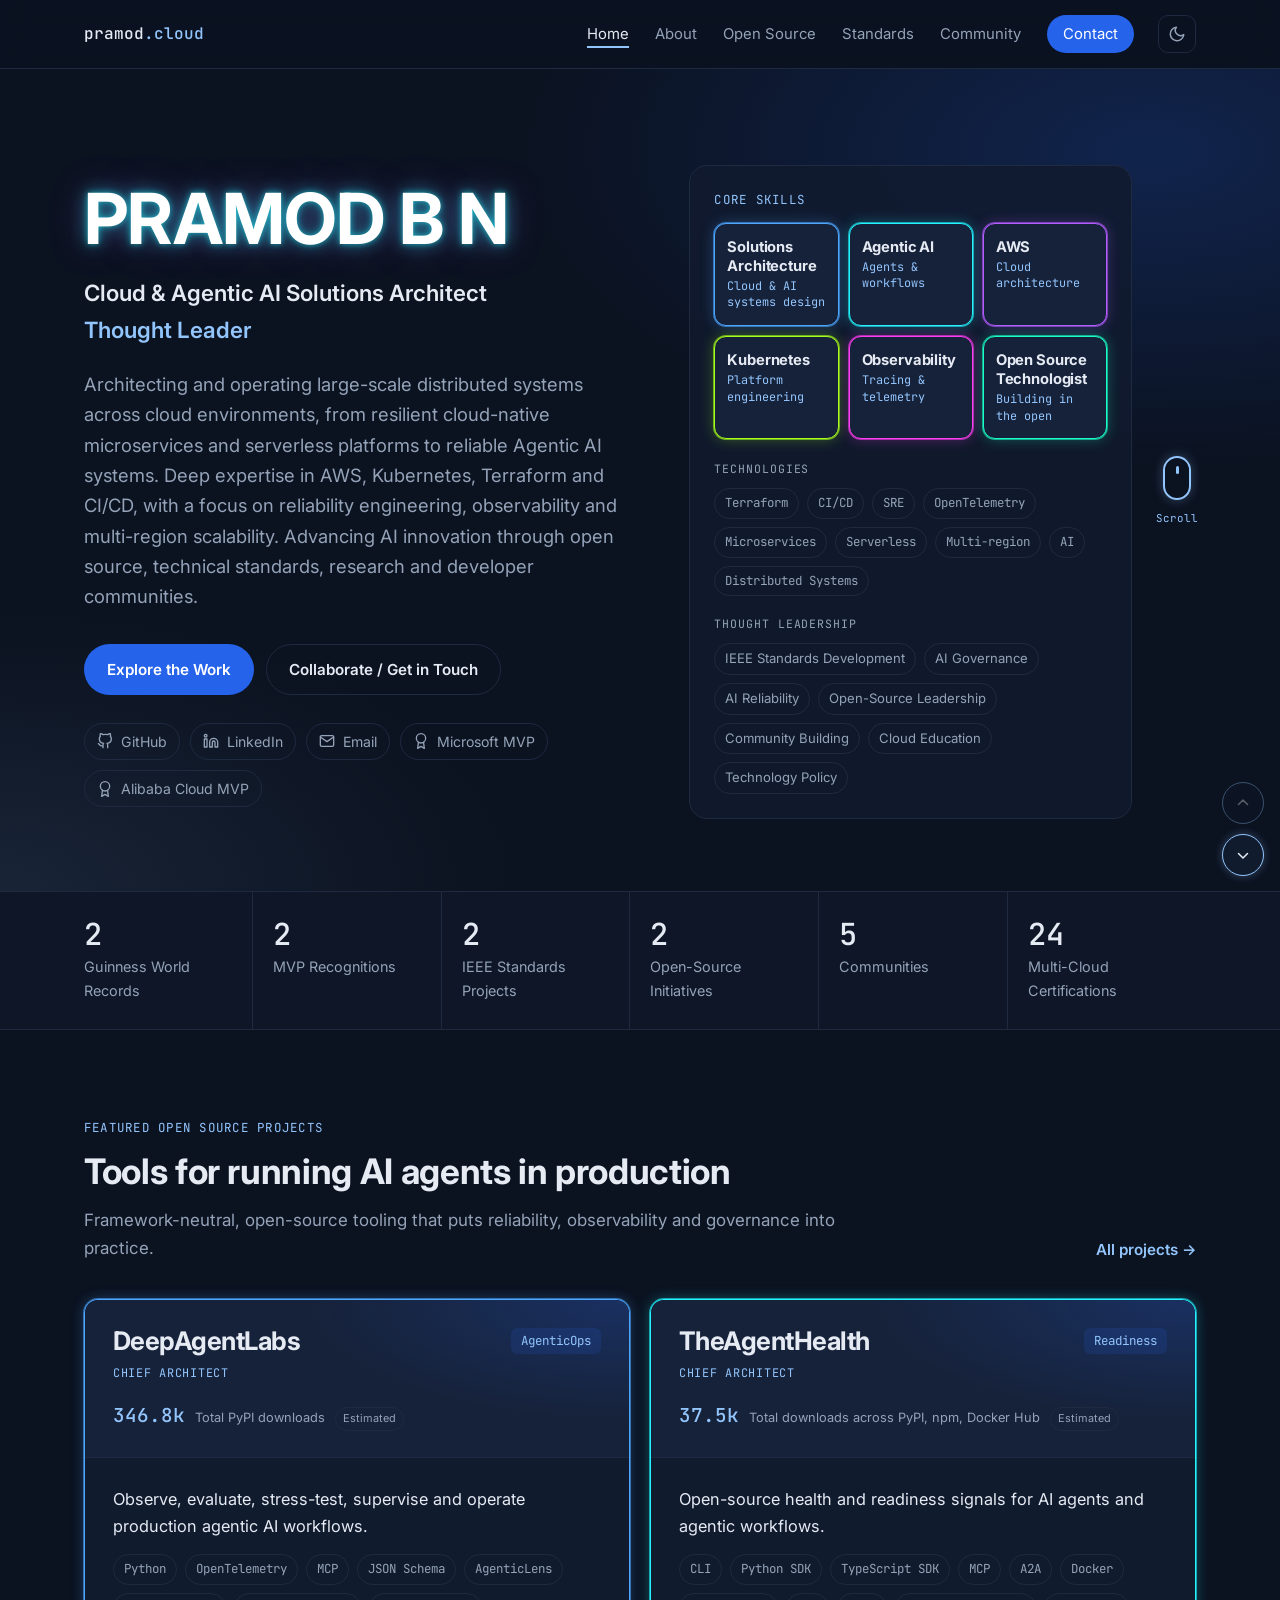
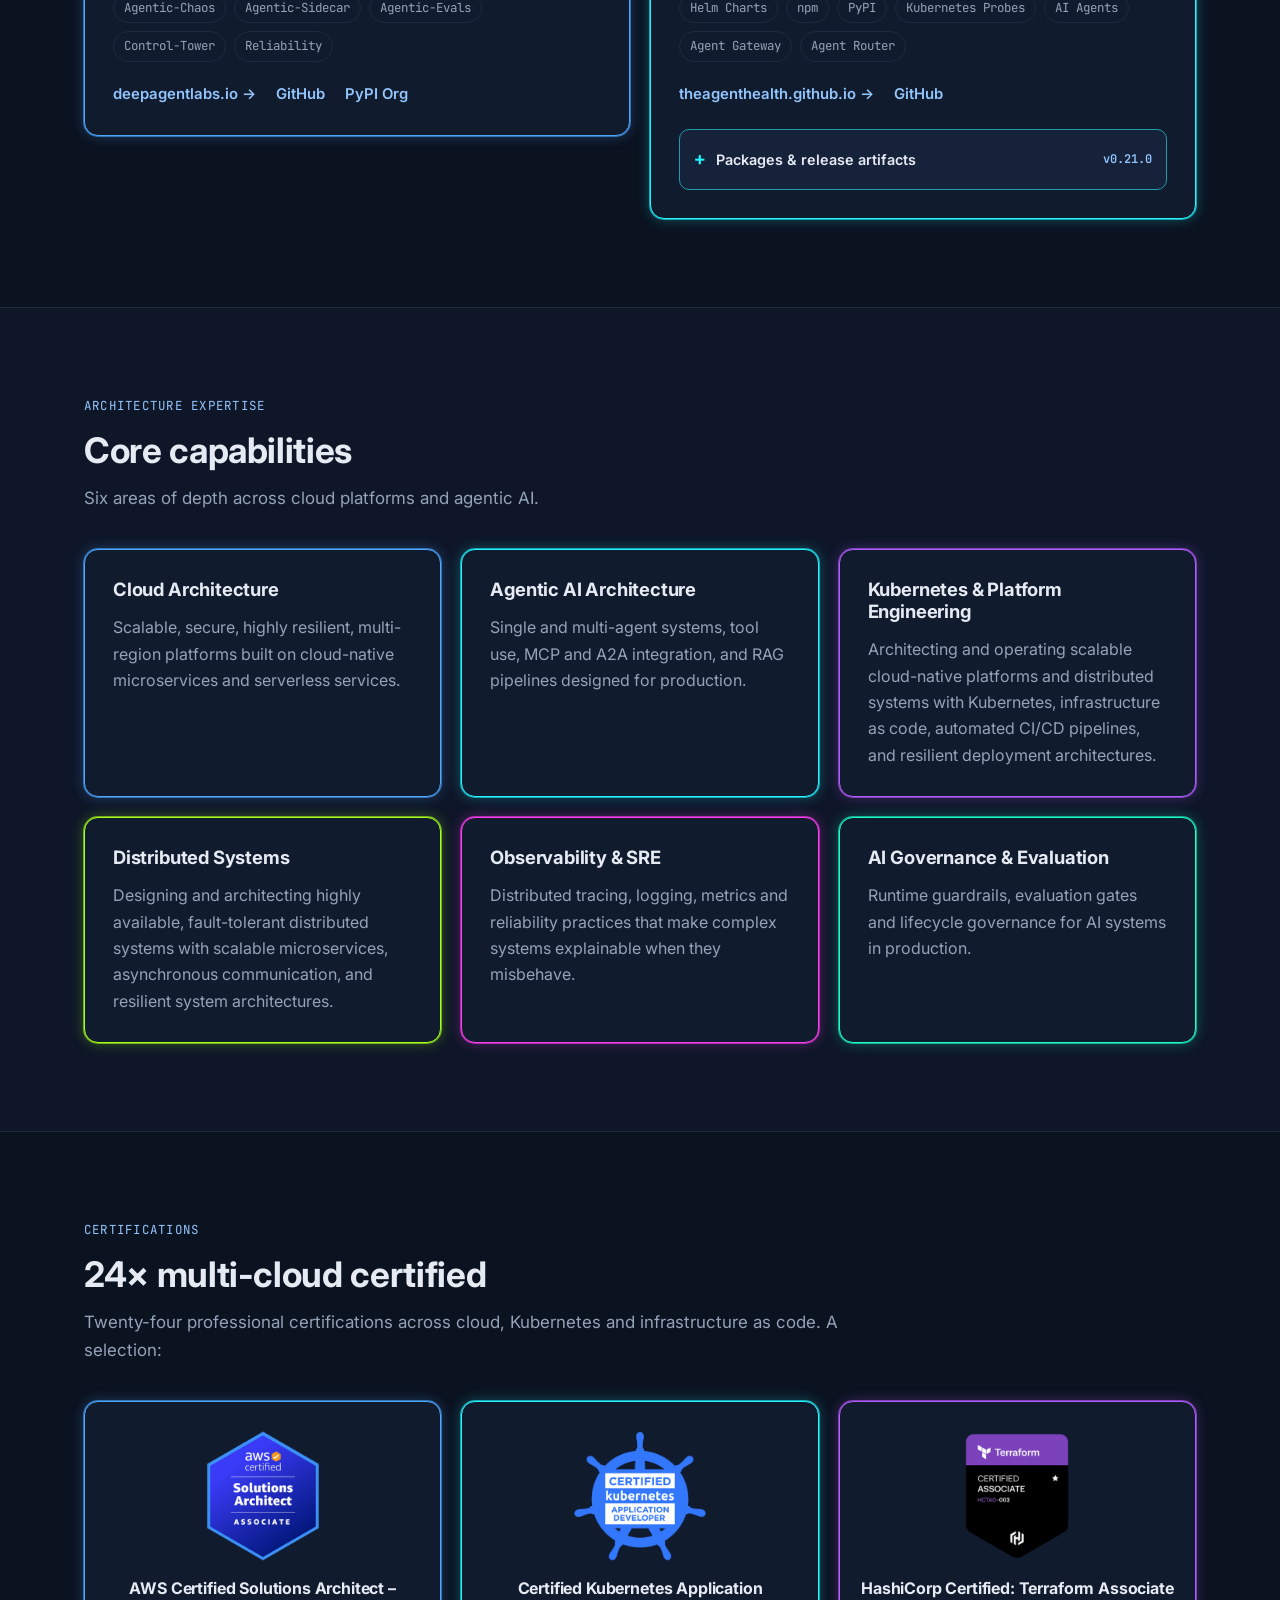
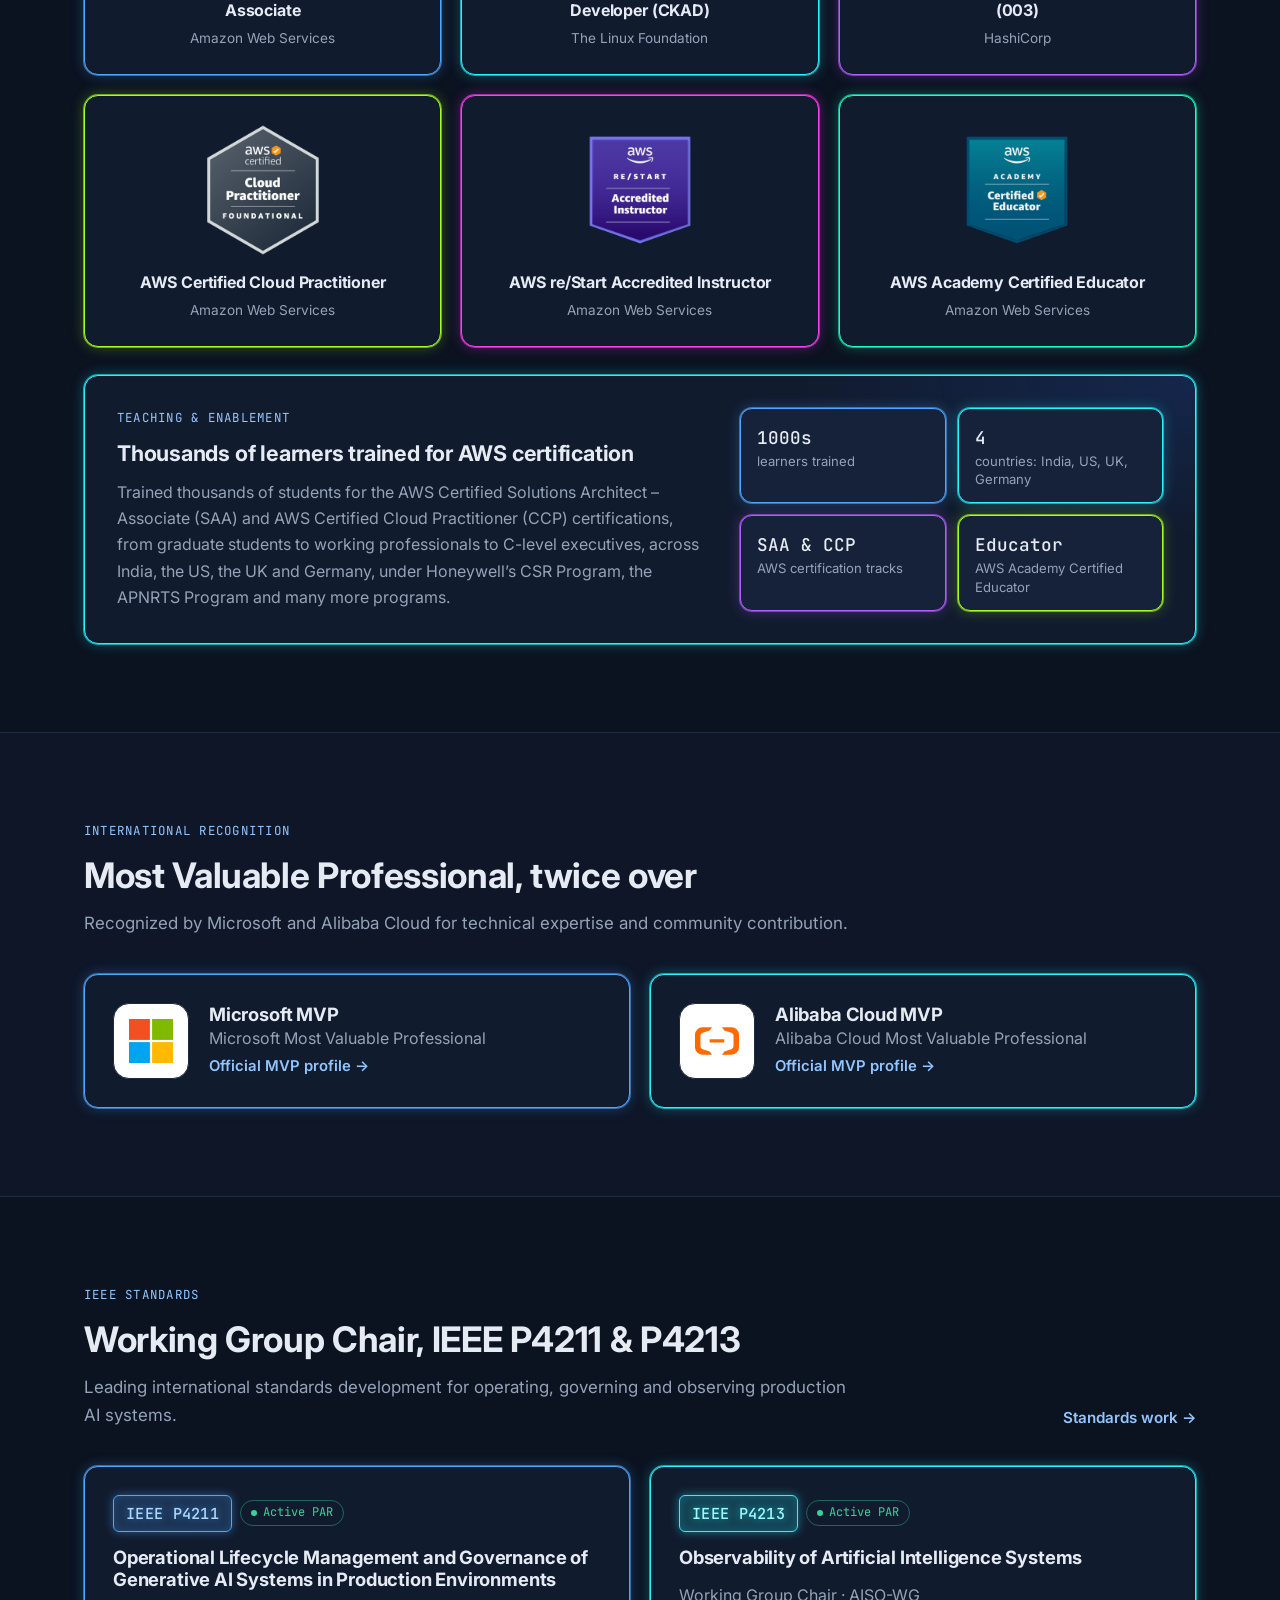
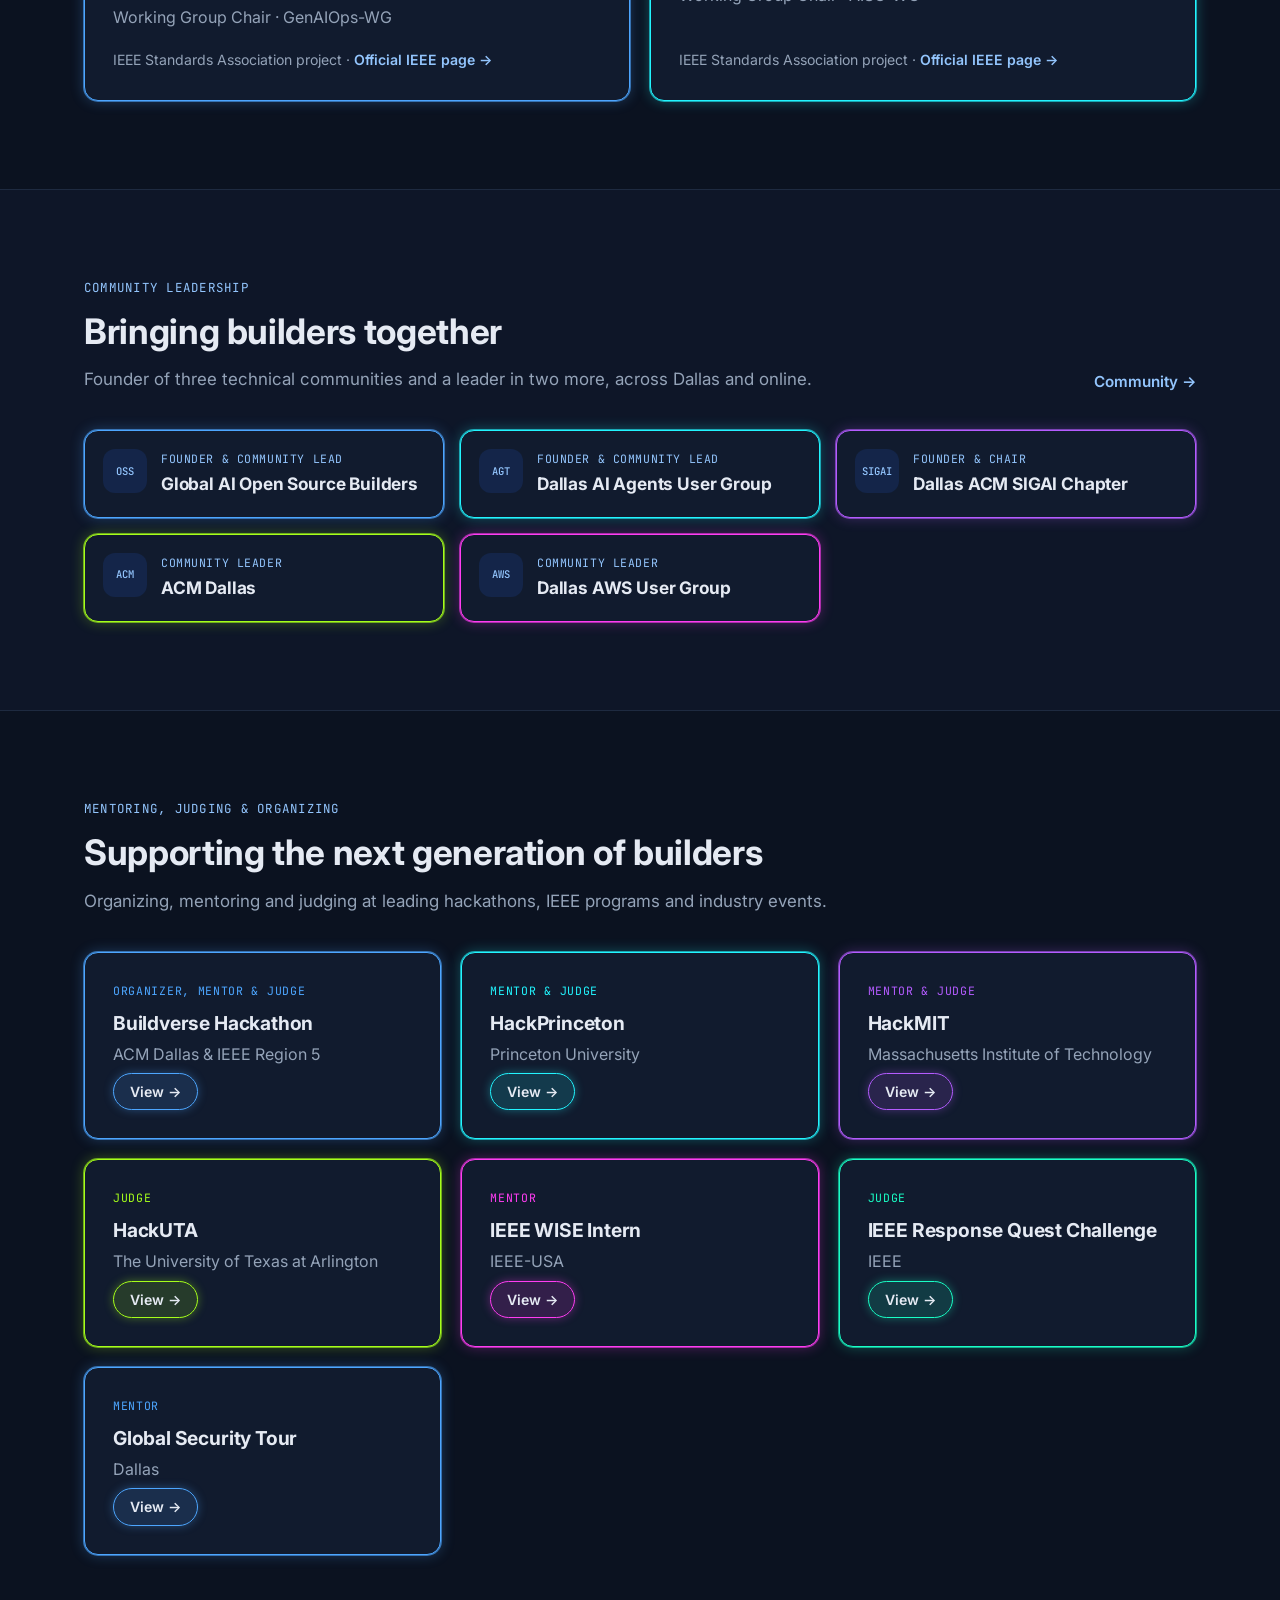
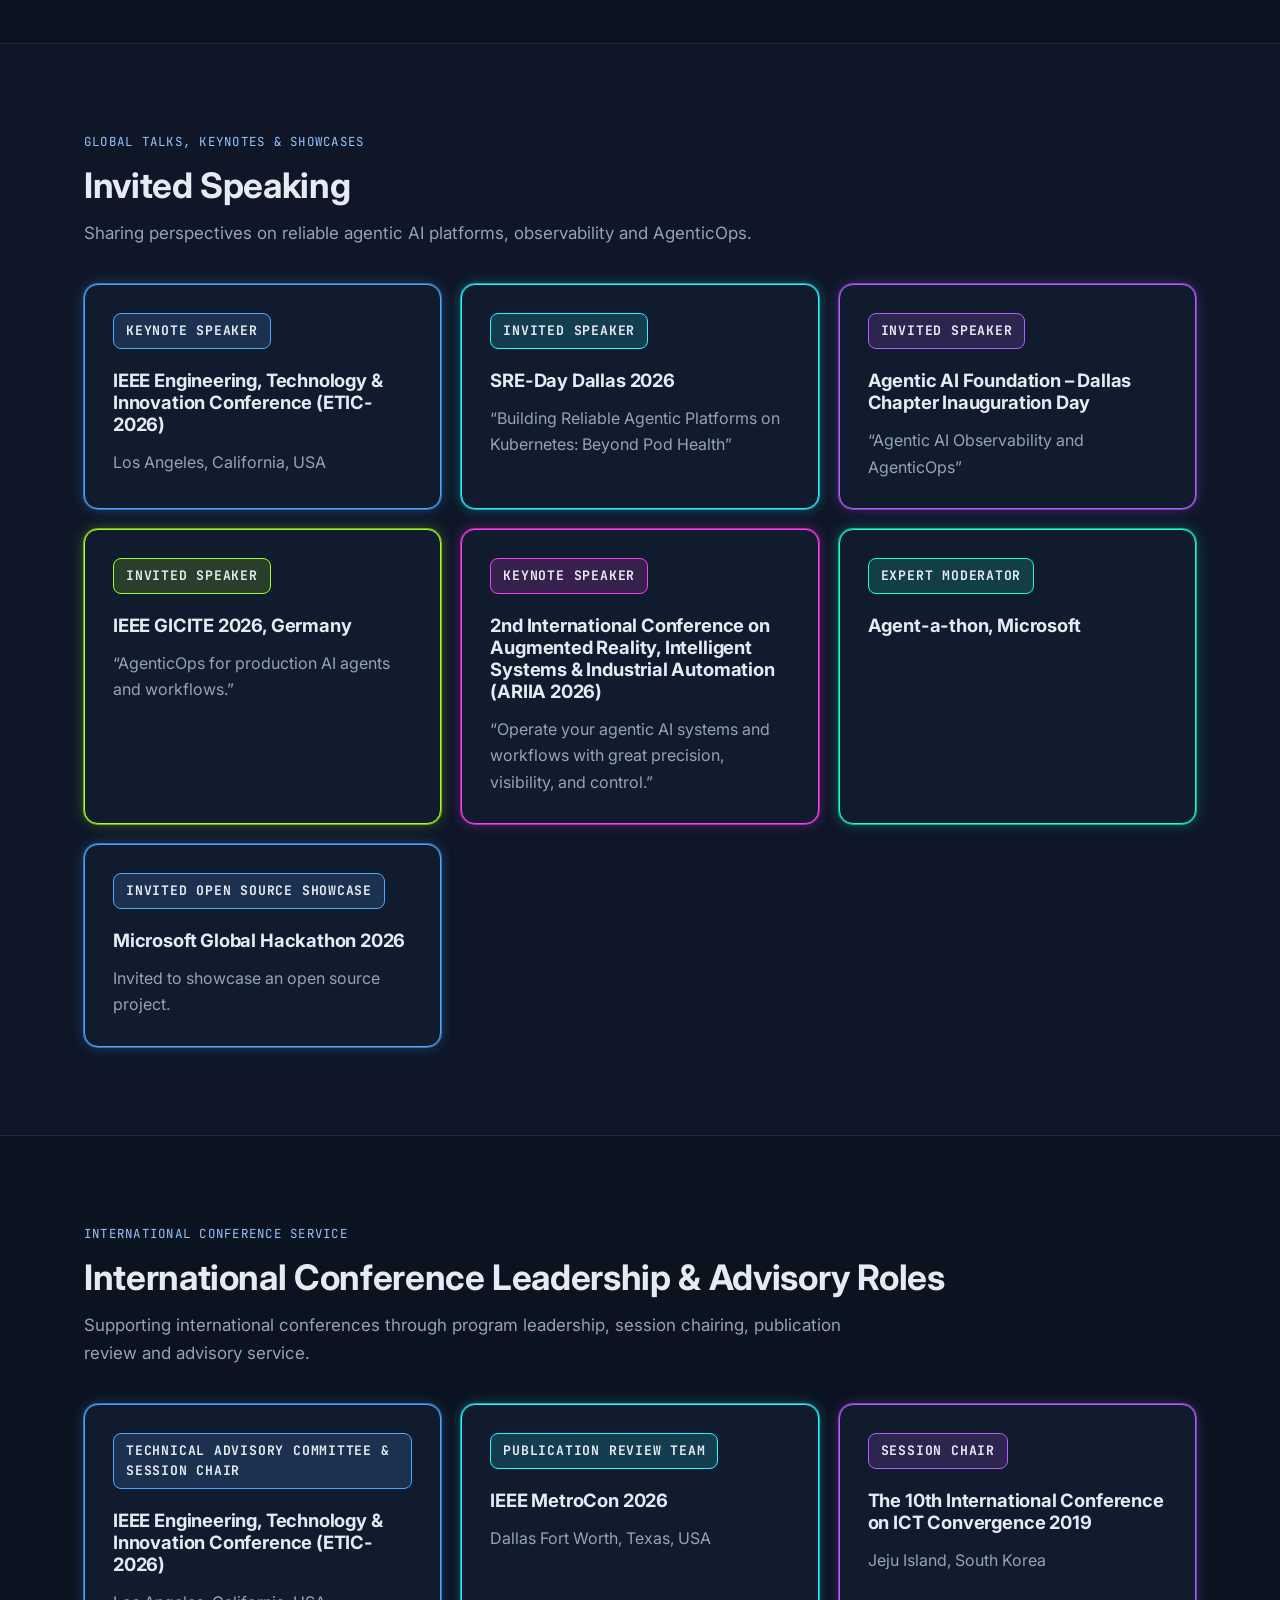
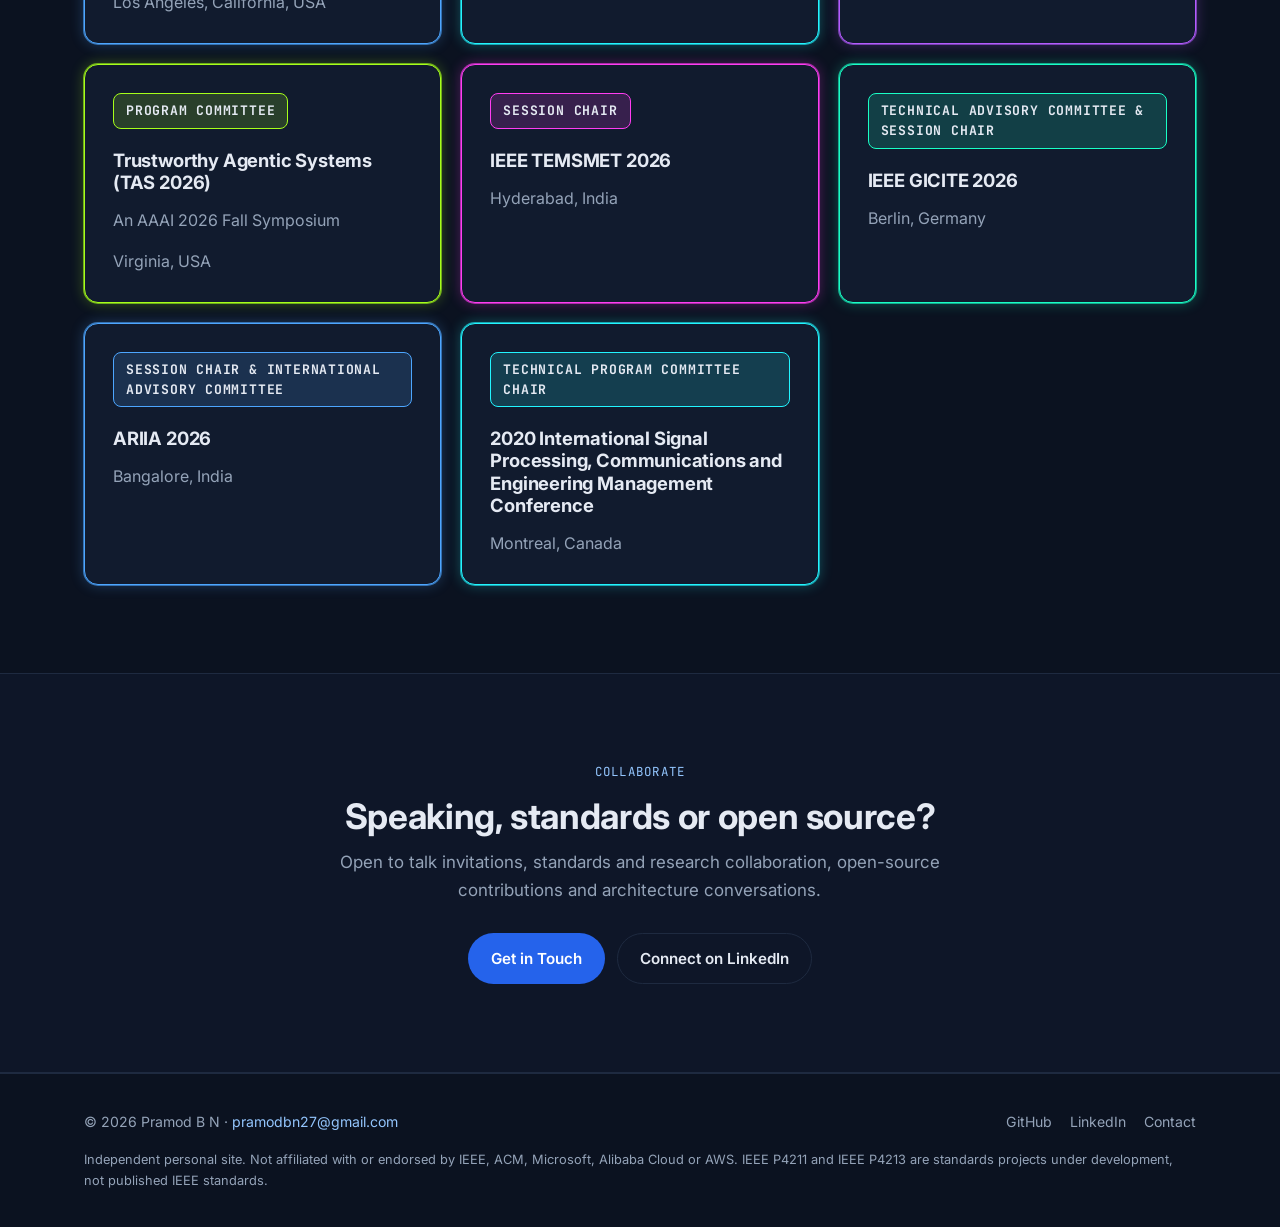
<file: index.html>
<!DOCTYPE html>
<html lang="en">
<head>
  <meta charset="UTF-8">
  <meta name="viewport" content="width=device-width, initial-scale=1.0">
  <title>Pramod B N — Cloud & Agentic AI Solutions Architect | Thought Leader</title>
  <meta name="description" content="Pramod B N: Cloud & Agentic AI Solutions Architect, Microsoft MVP and Alibaba Cloud MVP, Working Group Chair for IEEE P4211 and P4213, and open-source builder.">
  <link rel="canonical" href="https://pramod.cloud/">
  <meta property="og:type" content="website">
  <meta property="og:site_name" content="pramod.cloud">
  <meta property="og:title" content="Pramod B N — Cloud & Agentic AI Solutions Architect | Thought Leader">
  <meta property="og:description" content="Pramod B N: Cloud & Agentic AI Solutions Architect, Microsoft MVP and Alibaba Cloud MVP, Working Group Chair for IEEE P4211 and P4213, and open-source builder.">
  <meta property="og:url" content="https://pramod.cloud/">
  <meta property="og:image" content="https://pramod.cloud/assets/img/pramod_pic.jpeg">
  <meta name="twitter:card" content="summary">
  <meta name="theme-color" content="#0b1220">
  <link rel="icon" href="data:image/svg+xml,<svg xmlns='http://www.w3.org/2000/svg' viewBox='0 0 32 32'><rect width='32' height='32' rx='8' fill='%230b1220'/><text x='16' y='22' text-anchor='middle' font-family='monospace' font-size='16' font-weight='700' fill='%2393c5fd'>P</text></svg>">
  <script>try { var t = localStorage.getItem('theme'); if (t) document.documentElement.dataset.theme = t; } catch (e) {}</script>
  <link rel="preconnect" href="https://fonts.googleapis.com">
  <link rel="preconnect" href="https://fonts.gstatic.com" crossorigin>
  <link href="https://fonts.googleapis.com/css2?family=Inter:wght@400;500;600;700&family=JetBrains+Mono:wght@400;500&display=swap" rel="stylesheet">
  <link rel="stylesheet" href="/assets/css/style.css?v=pypi-downloads">
  <script type="application/ld+json">{"@context": "https://schema.org", "@type": "Person", "name": "Pramod B N", "url": "https://pramod.cloud", "image": "https://pramod.cloud/assets/img/pramod_pic.jpeg", "jobTitle": "Cloud & Agentic AI Solutions Architect", "email": "mailto:pramodbn27@gmail.com", "sameAs": ["https://www.linkedin.com/in/pramodbn27", "https://github.com/pramodbn27", "https://mvp.microsoft.com/en-US/MVP/profile/205f903a-6d24-4566-81f5-7a5549df8368", "https://mvp.alibabacloud.com/mvp/detail/384"], "award": ["Microsoft MVP", "Alibaba Cloud MVP"], "alumniOf": [{"@type": "CollegeOrUniversity", "name": "Northeastern University"}, {"@type": "CollegeOrUniversity", "name": "Visvesvaraya Technological University"}], "knowsAbout": ["Cloud architecture", "Agentic AI", "Kubernetes", "Observability", "Site reliability engineering", "AI governance"]}</script>
</head>
<body>

  <a class="skip-link" href="#main">Skip to content</a>
  <header class="nav">
    <div class="container nav__inner">
      <a href="/" class="nav__logo">pramod<span>.cloud</span></a>
      <nav id="nav-menu" class="nav__menu" aria-label="Main">
        <a href="/" aria-current="page">Home</a>
        <a href="/about/">About</a>
        <a href="/projects/">Open Source</a>
        <a href="/standards/">Standards</a>
        <a href="/community/">Community</a>
        <a href="/contact/" class="nav__cta">Contact</a>
      </nav>
      <button class="icon-btn theme-toggle" type="button" aria-label="Switch to light theme">
        <svg class="icon icon--moon" viewBox="0 0 24 24" aria-hidden="true"><path d="M21 12.79A9 9 0 1 1 11.21 3 7 7 0 0 0 21 12.79z"/></svg><svg class="icon icon--sun" viewBox="0 0 24 24" aria-hidden="true"><circle cx="12" cy="12" r="5"/><line x1="12" y1="1" x2="12" y2="3"/><line x1="12" y1="21" x2="12" y2="23"/><line x1="4.22" y1="4.22" x2="5.64" y2="5.64"/><line x1="18.36" y1="18.36" x2="19.78" y2="19.78"/><line x1="1" y1="12" x2="3" y2="12"/><line x1="21" y1="12" x2="23" y2="12"/><line x1="4.22" y1="19.78" x2="5.64" y2="18.36"/><line x1="18.36" y1="5.64" x2="19.78" y2="4.22"/></svg>
      </button>
      <button class="icon-btn nav__toggle" type="button" aria-label="Open menu" aria-expanded="false" aria-controls="nav-menu">
        <svg class="icon " viewBox="0 0 24 24" aria-hidden="true"><line x1="3" y1="7" x2="21" y2="7"/><line x1="3" y1="17" x2="21" y2="17"/></svg>
      </button>
    </div>
  </header>

  <main id="main">
    <section class="hero">
      <div class="container hero__grid">
        <div>
          <h1>Pramod B N</h1>
          <p class="hero__role"><span class="hero__role-text">Cloud &amp; Agentic AI Solutions Architect</span><span class="hero__role-sub">Thought Leader</span></p>
          <p class="hero__lead">
            Architecting and operating large-scale distributed systems across cloud environments, from resilient
            cloud-native microservices and serverless platforms to reliable Agentic AI systems. Deep expertise in AWS,
            Kubernetes, Terraform and CI/CD, with a focus on reliability engineering, observability and multi-region
            scalability. Advancing AI innovation through open source, technical standards, research and developer communities.
          </p>
          <div class="hero__actions">
            <a href="#projects" class="btn btn--primary">Explore the Work</a>
            <a href="/contact/" class="btn btn--ghost">Collaborate / Get in Touch</a>
          </div>
          <ul class="socials" aria-label="Profiles">
            <li><a href="https://github.com/pramodbn27" target="_blank" rel="noopener"><svg class="icon " viewBox="0 0 24 24" aria-hidden="true"><path d="M9 19c-5 1.5-5-2.5-7-3m14 6v-3.87a3.37 3.37 0 0 0-.94-2.61c3.14-.35 6.44-1.54 6.44-7A5.44 5.44 0 0 0 20 4.77 5.07 5.07 0 0 0 19.91 1S18.73.65 16 2.48a13.38 13.38 0 0 0-7 0C6.27.65 5.09 1 5.09 1A5.07 5.07 0 0 0 5 4.77a5.44 5.44 0 0 0-1.5 3.78c0 5.42 3.3 6.61 6.44 7A3.37 3.37 0 0 0 9 18.13V22"/></svg>GitHub</a></li>
            <li><a href="https://www.linkedin.com/in/pramodbn27" target="_blank" rel="noopener"><svg class="icon " viewBox="0 0 24 24" aria-hidden="true"><path d="M16 8a6 6 0 0 1 6 6v7h-4v-7a2 2 0 0 0-2-2 2 2 0 0 0-2 2v7h-4v-7a6 6 0 0 1 6-6z"/><rect x="2" y="9" width="4" height="12"/><circle cx="4" cy="4" r="2"/></svg>LinkedIn</a></li>
            <li><a href="mailto:pramodbn27@gmail.com"><svg class="icon " viewBox="0 0 24 24" aria-hidden="true"><path d="M4 4h16c1.1 0 2 .9 2 2v12c0 1.1-.9 2-2 2H4c-1.1 0-2-.9-2-2V6c0-1.1.9-2 2-2z"/><polyline points="22,6 12,13 2,6"/></svg>Email</a></li>
            <li><a href="https://mvp.microsoft.com/en-US/MVP/profile/205f903a-6d24-4566-81f5-7a5549df8368" target="_blank" rel="noopener"><svg class="icon " viewBox="0 0 24 24" aria-hidden="true"><circle cx="12" cy="8" r="7"/><polyline points="8.21 13.89 7 23 12 20 17 23 15.79 13.88"/></svg>Microsoft MVP</a></li>
            <li><a href="https://mvp.alibabacloud.com/mvp/detail/384" target="_blank" rel="noopener"><svg class="icon " viewBox="0 0 24 24" aria-hidden="true"><circle cx="12" cy="8" r="7"/><polyline points="8.21 13.89 7 23 12 20 17 23 15.79 13.88"/></svg>Alibaba Cloud MVP</a></li>
          </ul>
        </div>
        <div class="hero__skills">
          <div class="skills-panel" aria-label="Skills">
            <p class="eyebrow">Core skills</p>
            <ul class="skills-grid">
              <li><strong>Solutions Architecture</strong><span>Cloud &amp; AI systems design</span></li>
              <li><strong>Agentic AI</strong><span>Agents &amp; workflows</span></li>
              <li><strong>AWS</strong><span>Cloud architecture</span></li>
              <li><strong>Kubernetes</strong><span>Platform engineering</span></li>
              <li><strong>Observability</strong><span>Tracing &amp; telemetry</span></li>
              <li><strong>Open Source Technologist</strong><span>Building in the open</span></li>
            </ul>
            <p class="skills-label">Technologies</p>
            <ul class="chips chips--mono"><li>Terraform</li><li>CI/CD</li><li>SRE</li><li>OpenTelemetry</li><li>Microservices</li><li>Serverless</li><li>Multi-region</li><li>AI</li><li>Distributed Systems</li></ul>
            <p class="skills-label">Thought leadership</p>
            <ul class="chips"><li>IEEE Standards Development</li><li>AI Governance</li><li>AI Reliability</li><li>Open-Source Leadership</li><li>Community Building</li><li>Cloud Education</li><li>Technology Policy</li></ul>
          </div>
          <a class="hero__scroll" href="#highlights" aria-label="Scroll down to highlights">
            <span class="hero__mouse" aria-hidden="true"><span class="hero__mouse-wheel"></span></span>
            <span>Scroll</span>
          </a>
        </div>
      </div>
    </section>

    <section id="highlights" class="proof" aria-label="Highlights">
      <div class="container">
        <ul class="proof__list">
          <li class="proof__item"><span class="proof__num">2</span><span class="proof__label">Guinness World Records</span></li>
          <li class="proof__item"><a href="/#recognition"><span class="proof__num">2</span><span class="proof__label">MVP Recognitions</span></a></li>
          <li class="proof__item"><a href="/standards/"><span class="proof__num">2</span><span class="proof__label">IEEE Standards Projects</span></a></li>
          <li class="proof__item"><a href="/projects/"><span class="proof__num">2</span><span class="proof__label">Open-Source Initiatives</span></a></li>
          <li class="proof__item"><a href="/community/"><span class="proof__num">5</span><span class="proof__label">Communities</span></a></li>
          <li class="proof__item"><a href="/#certifications"><span class="proof__num">24</span><span class="proof__label">Multi-Cloud Certifications</span></a></li>
        </ul>
      </div>
    </section>

    <section id="projects" class="section">
      <div class="container">
        <div class="section__head">
          <div>
            <p class="eyebrow">Featured Open Source Projects</p>
            <h2>Tools for running AI agents in production</h2>
            <p class="section__lead">Framework-neutral, open-source tooling that puts reliability, observability and governance into practice.</p>
          </div>
          <a class="more" href="/projects/">All projects &rarr;</a>
        </div>
        <div class="cards cards--2">
          <article class="card project">
            <div class="project__band">
              <div class="project__head"><h3>DeepAgentLabs</h3><span class="tag">AgenticOps</span></div>
              <p class="project__role">Chief Architect</p>
              <p class="project__downloads" data-pypi-downloads data-state="estimated" role="status" title="Estimated total from fallback package counts. Live counts load automatically when available.">
                <strong data-download-count aria-label="346,800">346.8k</strong><span>Total PyPI downloads</span><span class="project__downloads-status" data-download-status>Estimated</span>
              </p>
            </div>
            <div class="project__body">
              <p class="project__value">Observe, evaluate, stress-test, supervise and operate production agentic AI workflows.</p>
              <ul class="chips chips--mono"><li>Python</li><li>OpenTelemetry</li><li>MCP</li><li>JSON Schema</li><li>AgenticLens</li><li>Agentic-Chaos</li><li>Agentic-Sidecar</li><li>Agentic-Evals</li><li>Control-Tower</li><li>Reliability</li></ul>
              <div class="card__links">
                <a href="https://deepagentlabs.io/" target="_blank" rel="noopener">deepagentlabs.io &rarr;</a>
                <a href="https://github.com/DeepAgentLabs" target="_blank" rel="noopener">GitHub</a>
                <a href="https://pypi.org/org/deepagentlabs/" target="_blank" rel="noopener">PyPI Org</a>
              </div>
            </div>
          </article>
          <article class="card project">
            <div class="project__band">
              <div class="project__head"><h3>TheAgentHealth</h3><span class="tag">Readiness</span></div>
              <p class="project__role">Chief Architect</p>
              <p class="project__downloads" data-agenthealth-downloads data-state="estimated" role="status" title="Estimated cumulative PyPI and npm downloads plus Docker Hub pulls. Live counts load automatically when available.">
                <strong data-download-count aria-label="37,500">37.5k</strong><span>Total downloads across PyPI, npm, Docker Hub</span><span class="project__downloads-status" data-download-status>Estimated</span>
              </p>
            </div>
            <div class="project__body">
              <p class="project__value">Open-source health and readiness signals for AI agents and agentic workflows.</p>
              <ul class="chips chips--mono"><li>CLI</li><li>Python SDK</li><li>TypeScript SDK</li><li>MCP</li><li>A2A</li><li>Docker</li><li>Helm Charts</li><li>npm</li><li>PyPI</li><li>Kubernetes Probes</li><li>AI Agents</li><li>Agent Gateway</li><li>Agent Router</li></ul>
              <div class="card__links">
                <a href="https://theagenthealth.github.io/" target="_blank" rel="noopener">theagenthealth.github.io &rarr;</a>
                <a href="https://github.com/TheAgentHealth/agenthealth" target="_blank" rel="noopener">GitHub</a>
              </div>
              <details class="project-artifacts">
                <summary><span>Packages &amp; release artifacts</span><span class="project-artifacts__count">v0.21.0</span></summary>
                <div class="project-artifacts__body">
                  <p class="project-artifacts__heading">Packages &amp; platforms</p>
                  <ul class="project-artifacts__platforms">
                    <li><a href="https://pypi.org/project/agenthealth/" target="_blank" rel="noopener">PyPI — Python SDK</a></li>
                    <li><a href="https://www.npmjs.com/package/@theagenthealth/agenthealth" target="_blank" rel="noopener">npm — JavaScript/TypeScript SDK</a></li>
                    <li><a href="https://hub.docker.com/r/theagenthealth/agenthealth" target="_blank" rel="noopener">Docker Hub image</a></li>
                    <li><a href="https://hub.docker.com/r/theagenthealth/agenthealth/tags" target="_blank" rel="noopener">Docker Hub image tags</a></li>
                    <li><a href="https://github.com/TheAgentHealth/agenthealth/pkgs/container/agenthealth" target="_blank" rel="noopener">GitHub container image</a></li>
                    <li><a href="https://github.com/TheAgentHealth/agenthealth/pkgs/container/charts%2Fagenthealth" target="_blank" rel="noopener">GitHub Helm chart</a></li>
                    <li><a href="https://github.com/TheAgentHealth/agenthealth/pkgs/container/agenthealth-binaries" target="_blank" rel="noopener">GitHub OCI binary bundle</a></li>
                    <li><a href="https://github.com/TheAgentHealth/agenthealth/releases" target="_blank" rel="noopener">GitHub releases — all versions</a></li>
                  </ul>
                  <p class="project-artifacts__heading"><a href="https://github.com/TheAgentHealth/agenthealth/releases/tag/v0.21.0" target="_blank" rel="noopener">v0.21.0 release</a> <span>21 downloadable artifacts</span></p>
                  <ul class="project-artifacts__downloads">
                    <li><a href="https://github.com/TheAgentHealth/agenthealth/releases/download/v0.21.0/agenthealth_v0.21.0_linux_amd64.tar.gz" target="_blank" rel="noopener">Linux AMD64 CLI</a></li>
                    <li><a href="https://github.com/TheAgentHealth/agenthealth/releases/download/v0.21.0/agenthealth_v0.21.0_linux_arm64.tar.gz" target="_blank" rel="noopener">Linux ARM64 CLI</a></li>
                    <li><a href="https://github.com/TheAgentHealth/agenthealth/releases/download/v0.21.0/agenthealth_v0.21.0_darwin_amd64.tar.gz" target="_blank" rel="noopener">macOS Intel CLI</a></li>
                    <li><a href="https://github.com/TheAgentHealth/agenthealth/releases/download/v0.21.0/agenthealth_v0.21.0_darwin_arm64.tar.gz" target="_blank" rel="noopener">macOS Apple Silicon CLI</a></li>
                    <li><a href="https://github.com/TheAgentHealth/agenthealth/releases/download/v0.21.0/agenthealth_v0.21.0_windows_amd64.zip" target="_blank" rel="noopener">Windows AMD64 CLI</a></li>
                    <li><a href="https://github.com/TheAgentHealth/agenthealth/releases/download/v0.21.0/agenthealth_v0.21.0_linux_amd64.deb" target="_blank" rel="noopener">Debian/Ubuntu packages — AMD64</a></li>
                    <li><a href="https://github.com/TheAgentHealth/agenthealth/releases/download/v0.21.0/agenthealth_v0.21.0_linux_arm64.deb" target="_blank" rel="noopener">Debian/Ubuntu packages — ARM64</a></li>
                    <li><a href="https://github.com/TheAgentHealth/agenthealth/releases/download/v0.21.0/agenthealth_v0.21.0_linux_amd64.rpm" target="_blank" rel="noopener">RPM packages — AMD64</a></li>
                    <li><a href="https://github.com/TheAgentHealth/agenthealth/releases/download/v0.21.0/agenthealth_v0.21.0_linux_arm64.rpm" target="_blank" rel="noopener">RPM packages — ARM64</a></li>
                    <li><a href="https://github.com/TheAgentHealth/agenthealth/releases/download/v0.21.0/agenthealth.rb" target="_blank" rel="noopener">Homebrew formula</a></li>
                    <li><a href="https://github.com/TheAgentHealth/agenthealth/releases/download/v0.21.0/agenthealth.json" target="_blank" rel="noopener">Scoop manifest</a></li>
                    <li><a href="https://github.com/TheAgentHealth/agenthealth/releases/download/v0.21.0/agenthealth-0.21.0.tgz" target="_blank" rel="noopener">Helm chart archive</a></li>
                    <li><a href="https://github.com/TheAgentHealth/agenthealth/releases/download/v0.21.0/agenthealth-0.21.0-py3-none-any.whl" target="_blank" rel="noopener">Python SDK — Wheel</a></li>
                    <li><a href="https://github.com/TheAgentHealth/agenthealth/releases/download/v0.21.0/agenthealth-0.21.0.tar.gz" target="_blank" rel="noopener">Python SDK — Source archive</a></li>
                    <li><a href="https://github.com/TheAgentHealth/agenthealth/releases/download/v0.21.0/theagenthealth-agenthealth-0.21.0.tgz" target="_blank" rel="noopener">npm package archive</a></li>
                    <li><a href="https://github.com/TheAgentHealth/agenthealth/releases/download/v0.21.0/agenthealth_v0.21.0_linux_amd64.cdx.json" target="_blank" rel="noopener">Linux SBOMs — AMD64</a></li>
                    <li><a href="https://github.com/TheAgentHealth/agenthealth/releases/download/v0.21.0/agenthealth_v0.21.0_linux_arm64.cdx.json" target="_blank" rel="noopener">Linux SBOMs — ARM64</a></li>
                    <li><a href="https://github.com/TheAgentHealth/agenthealth/releases/download/v0.21.0/agenthealth_v0.21.0_darwin_amd64.cdx.json" target="_blank" rel="noopener">macOS SBOMs — Intel</a></li>
                    <li><a href="https://github.com/TheAgentHealth/agenthealth/releases/download/v0.21.0/agenthealth_v0.21.0_darwin_arm64.cdx.json" target="_blank" rel="noopener">macOS SBOMs — Apple Silicon</a></li>
                    <li><a href="https://github.com/TheAgentHealth/agenthealth/releases/download/v0.21.0/agenthealth_v0.21.0_windows_amd64.cdx.json" target="_blank" rel="noopener">Windows SBOM</a></li>
                    <li><a href="https://github.com/TheAgentHealth/agenthealth/releases/download/v0.21.0/checksums.txt" target="_blank" rel="noopener">Checksums</a></li>
                  </ul>
                </div>
              </details>
            </div>
          </article>
        </div>
      </div>
    </section>

    <section id="expertise" class="section section--alt">
      <div class="container">
        <p class="eyebrow">Architecture expertise</p>
        <h2>Core capabilities</h2>
        <p class="section__lead">Six areas of depth across cloud platforms and agentic AI.</p>
        <div class="cards cards--3">
          <article class="card">
            <h3>Cloud Architecture</h3>
            <p>Scalable, secure, highly resilient, multi-region platforms built on cloud-native microservices and serverless services.</p>
          </article>
          <article class="card">
            <h3>Agentic AI Architecture</h3>
            <p>Single and multi-agent systems, tool use, MCP and A2A integration, and RAG pipelines designed for production.</p>
          </article>
          <article class="card">
            <h3>Kubernetes &amp; Platform Engineering</h3>
            <p>Architecting and operating scalable cloud-native platforms and distributed systems with Kubernetes, infrastructure as code, automated CI/CD pipelines, and resilient deployment architectures.</p>
          </article>
          <article class="card">
            <h3>Distributed Systems</h3>
            <p>Designing and architecting highly available, fault-tolerant distributed systems with scalable microservices, asynchronous communication, and resilient system architectures.</p>
          </article>
          <article class="card">
            <h3>Observability &amp; SRE</h3>
            <p>Distributed tracing, logging, metrics and reliability practices that make complex systems explainable when they misbehave.</p>
          </article>
          <article class="card">
            <h3>AI Governance &amp; Evaluation</h3>
            <p>Runtime guardrails, evaluation gates and lifecycle governance for AI systems in production.</p>
          </article>
        </div>
      </div>
    </section>

    <section id="certifications" class="section">
      <div class="container">
        <p class="eyebrow">Certifications</p>
        <h2>24× multi-cloud certified</h2>
        <p class="section__lead">Twenty-four professional certifications across cloud, Kubernetes and infrastructure as code. A selection:</p>
        <ul class="certs">
          <li class="cert" style="--glow: #4da6ff">
            <img src="/assets/img/certs/aws-solutions-architect-associate.png" alt="AWS Certified Solutions Architect – Associate badge" width="340" height="340" loading="lazy">
            <h3>AWS Certified Solutions Architect – Associate</h3>
            <p>Amazon Web Services</p>
          </li>
          <li class="cert" style="--glow: #22f5ff">
            <img src="/assets/img/certs/kubernetes-ckad.png" alt="Certified Kubernetes Application Developer (CKAD) badge" width="340" height="340" loading="lazy">
            <h3>Certified Kubernetes Application Developer (CKAD)</h3>
            <p>The Linux Foundation</p>
          </li>
          <li class="cert" style="--glow: #b45cff">
            <img src="/assets/img/certs/hashicorp-terraform-associate.png" alt="HashiCorp Certified: Terraform Associate (003) badge" width="340" height="340" loading="lazy">
            <h3>HashiCorp Certified: Terraform Associate (003)</h3>
            <p>HashiCorp</p>
          </li>
          <li class="cert" style="--glow: #a6ff1a">
            <img src="/assets/img/certs/aws-cloud-practitioner.png" alt="AWS Certified Cloud Practitioner badge" width="340" height="340" loading="lazy">
            <h3>AWS Certified Cloud Practitioner</h3>
            <p>Amazon Web Services</p>
          </li>
          <li class="cert" style="--glow: #ff3df2">
            <img src="/assets/img/certs/aws-restart-accredited-instructor.png" alt="AWS re/Start Accredited Instructor badge" width="340" height="340" loading="lazy">
            <h3>AWS re/Start Accredited Instructor</h3>
            <p>Amazon Web Services</p>
          </li>
          <li class="cert" style="--glow: #19ffc6">
            <img src="/assets/img/certs/aws-academy-certified-educator.png" alt="AWS Academy Certified Educator badge" width="340" height="340" loading="lazy">
            <h3>AWS Academy Certified Educator</h3>
            <p>Amazon Web Services</p>
          </li>
        </ul>
        <div class="teaching">
          <div>
            <p class="eyebrow">Teaching &amp; enablement</p>
            <h3>Thousands of learners trained for AWS certification</h3>
            <p>
              Trained thousands of students for the AWS Certified Solutions Architect – Associate (SAA) and
              AWS Certified Cloud Practitioner (CCP) certifications, from graduate students to working professionals
              to C-level executives, across India, the US, the UK and Germany, under Honeywell&rsquo;s CSR Program,
              the APNRTS Program and many more programs.
            </p>
          </div>
          <ul class="teaching__facts">
            <li><strong>1000s</strong><span>learners trained</span></li>
            <li><strong>4</strong><span>countries: India, US, UK, Germany</span></li>
            <li><strong>SAA &amp; CCP</strong><span>AWS certification tracks</span></li>
            <li><strong>Educator</strong><span>AWS Academy Certified Educator</span></li>
          </ul>
        </div>
      </div>
    </section>

    <section id="recognition" class="section section--alt">
      <div class="container">
        <p class="eyebrow">International recognition</p>
        <h2>Most Valuable Professional, twice over</h2>
        <p class="section__lead">Recognized by Microsoft and Alibaba Cloud for technical expertise and community contribution.</p>
        <div class="cards cards--2">
          <article class="card award">
            <div class="award__logo"><svg class="award__logo-svg" viewBox="0 0 24 24" role="img" aria-label="Microsoft logo"><rect x="0" y="0" width="11.4" height="11.4" fill="#F25022"/><rect x="12.6" y="0" width="11.4" height="11.4" fill="#7FBA00"/><rect x="0" y="12.6" width="11.4" height="11.4" fill="#00A4EF"/><rect x="12.6" y="12.6" width="11.4" height="11.4" fill="#FFB900"/></svg></div>
            <div>
              <h3>Microsoft MVP</h3>
              <p>Microsoft Most Valuable Professional</p>
              <a href="https://mvp.microsoft.com/en-US/MVP/profile/205f903a-6d24-4566-81f5-7a5549df8368" target="_blank" rel="noopener">Official MVP profile &rarr;</a>
            </div>
          </article>
          <article class="card award">
            <div class="award__logo"><svg class="award__logo-svg" viewBox="0 0 24 24" role="img" aria-label="Alibaba Cloud logo"><path fill="#FF6A00" d="M3.996 4.517h5.291L8.01 6.324 4.153 7.506a1.668 1.668 0 0 0-1.165 1.601v5.786a1.668 1.668 0 0 0 1.165 1.6l3.857 1.183 1.277 1.807H3.996A3.996 3.996 0 0 1 0 15.487V8.513a3.996 3.996 0 0 1 3.996-3.996m16.008 0h-5.291l1.277 1.807 3.857 1.182c.715.227 1.17.889 1.165 1.601v5.786a1.668 1.668 0 0 1-1.165 1.6l-3.857 1.183-1.277 1.807h5.291A3.996 3.996 0 0 0 24 15.487V8.513a3.996 3.996 0 0 0-3.996-3.996m-4.007 8.345H8.002v-1.804h7.995Z"/></svg></div>
            <div>
              <h3>Alibaba Cloud MVP</h3>
              <p>Alibaba Cloud Most Valuable Professional</p>
              <a href="https://mvp.alibabacloud.com/mvp/detail/384" target="_blank" rel="noopener">Official MVP profile &rarr;</a>
            </div>
          </article>
        </div>
      </div>
    </section>

    <section id="standards" class="section">
      <div class="container">
        <div class="section__head">
          <div>
            <p class="eyebrow">IEEE Standards</p>
            <h2>Working Group Chair, IEEE P4211 &amp; P4213</h2>
            <p class="section__lead">Leading international standards development for operating, governing and observing production AI systems.</p>
          </div>
          <a class="more" href="/standards/">Standards work &rarr;</a>
        </div>
        <div class="cards cards--2">
          <article class="card">
            <div class="card__meta"><span class="tag tag--ieee">IEEE P4211</span><span class="status">Active PAR</span></div>
            <h3>Operational Lifecycle Management and Governance of Generative AI Systems in Production Environments</h3>
            <p>Working Group Chair &middot; GenAIOps-WG</p>
            <p class="ieee-line">IEEE Standards Association project &middot; <a href="https://standards.ieee.org/ieee/4211/12757/" target="_blank" rel="noopener">Official IEEE page &rarr;</a></p>
          </article>
          <article class="card">
            <div class="card__meta"><span class="tag tag--ieee">IEEE P4213</span><span class="status">Active PAR</span></div>
            <h3>Observability of Artificial Intelligence Systems</h3>
            <p>Working Group Chair &middot; AISO-WG</p>
            <p class="ieee-line">IEEE Standards Association project &middot; <a href="https://standards.ieee.org/ieee/4213/12758/" target="_blank" rel="noopener">Official IEEE page &rarr;</a></p>
          </article>
        </div>
      </div>
    </section>

    <section id="community" class="section section--alt">
      <div class="container">
        <div class="section__head">
          <div>
            <p class="eyebrow">Community leadership</p>
            <h2>Bringing builders together</h2>
            <p class="section__lead">Founder of three technical communities and a leader in two more, across Dallas and online.</p>
          </div>
          <a class="more" href="/community/">Community &rarr;</a>
        </div>
        <ul class="community community--home">
          <li class="community__item">
            <span class="community__mark" aria-hidden="true">OSS</span>
            <div>
              <p class="community__role">Founder &amp; Community Lead</p>
              <h3>Global AI Open Source Builders</h3>
              
            </div>
          </li>
          <li class="community__item">
            <span class="community__mark" aria-hidden="true">AGT</span>
            <div>
              <p class="community__role">Founder &amp; Community Lead</p>
              <h3>Dallas AI Agents User Group</h3>
              
            </div>
          </li>
          <li class="community__item">
            <span class="community__mark" aria-hidden="true">SIGAI</span>
            <div>
              <p class="community__role">Founder &amp; Chair</p>
              <h3>Dallas ACM SIGAI Chapter</h3>
              
            </div>
          </li>
          <li class="community__item">
            <span class="community__mark" aria-hidden="true">ACM</span>
            <div>
              <p class="community__role">Community Leader</p>
              <h3>ACM Dallas</h3>
              
            </div>
          </li>
          <li class="community__item">
            <span class="community__mark" aria-hidden="true">AWS</span>
            <div>
              <p class="community__role">Community Leader</p>
              <h3>Dallas AWS User Group</h3>
              
            </div>
          </li>
        </ul>
      </div>
    </section>

    <section id="mentoring" class="section">
      <div class="container">
        <p class="eyebrow">Mentoring, judging &amp; organizing</p>
        <h2>Supporting the next generation of builders</h2>
        <p class="section__lead">Organizing, mentoring and judging at leading hackathons, IEEE programs and industry events.</p>
        <ul class="cards cards--3 mentors">
          <li class="card mentor">
            <p class="mentor__role">Organizer, Mentor &amp; Judge</p>
            <h3>Buildverse Hackathon</h3>
            <p>ACM Dallas &amp; IEEE Region 5</p>
            <a class="mentor__link" href="https://hackculture.io/hackathons/buildverse-hackathon" target="_blank" rel="noopener" aria-label="View the Buildverse hackathon on HackCulture">View &rarr;</a>
          </li>
          <li class="card mentor">
            <p class="mentor__role">Mentor &amp; Judge</p>
            <h3>HackPrinceton</h3>
            <p>Princeton University</p>
            <a class="mentor__link" href="https://hackprinceton-fall-2025.devpost.com/" target="_blank" rel="noopener" aria-label="View HackPrinceton on Devpost">View &rarr;</a>
          </li>
          <li class="card mentor">
            <p class="mentor__role">Mentor &amp; Judge</p>
            <h3>HackMIT</h3>
            <p>Massachusetts Institute of Technology</p>
            <a class="mentor__link" href="https://hackmit.org/" target="_blank" rel="noopener" aria-label="View the HackMIT website">View &rarr;</a>
          </li>
          <li class="card mentor">
            <p class="mentor__role">Judge</p>
            <h3>HackUTA</h3>
            <p>The University of Texas at Arlington</p>
            <a class="mentor__link" href="https://www.hackuta.com" target="_blank" rel="noopener" aria-label="View the HackUTA website">View &rarr;</a>
          </li>
          <li class="card mentor">
            <p class="mentor__role">Mentor</p>
            <h3>IEEE WISE Intern</h3>
            <p>IEEE-USA</p>
            <a class="mentor__link" href="https://insight.ieeeusa.org/articles/a-wise-approach-to-ai-energy-and-the-future-of-the-grid/" target="_blank" rel="noopener" aria-label="View the IEEE-USA InSight article on the WISE internship">View &rarr;</a>
          </li>
          <li class="card mentor">
            <p class="mentor__role">Judge</p>
            <h3>IEEE Response Quest Challenge</h3>
            <p>IEEE</p>
            <a class="mentor__link" href="https://www.ieee.org/response-quest-challenge" target="_blank" rel="noopener" aria-label="View the IEEE Response Quest Challenge">View &rarr;</a>
          </li>
          <li class="card mentor">
            <p class="mentor__role">Mentor</p>
            <h3>Global Security Tour</h3>
            <p>Dallas</p>
            <a class="mentor__link" href="https://www.seattledataai.org/events/security-tour/dallas" target="_blank" rel="noopener" aria-label="View the Global Security Tour Dallas event">View &rarr;</a>
          </li>
        </ul>
      </div>
    </section>

    <section id="speaking" class="section section--alt" aria-labelledby="speaking-heading">
      <div class="container">
        <p class="eyebrow">Global Talks, keynotes &amp; showcases</p>
        <h2 id="speaking-heading">Invited Speaking</h2>
        <p class="section__lead">Sharing perspectives on reliable agentic AI platforms, observability and AgenticOps.</p>
        <ul class="cards cards--3">
          <li class="card">
            <p class="mentor__role">Keynote Speaker</p>
            <h3>IEEE Engineering, Technology &amp; Innovation Conference (ETIC-2026)</h3>
            <p>Los Angeles, California, USA</p>
          </li>
          <li class="card">
            <p class="mentor__role">Invited Speaker</p>
            <h3>SRE-Day Dallas 2026</h3>
            <p>&ldquo;Building Reliable Agentic Platforms on Kubernetes: Beyond Pod Health&rdquo;</p>
          </li>
          <li class="card">
            <p class="mentor__role">Invited Speaker</p>
            <h3>Agentic AI Foundation &ndash; Dallas Chapter Inauguration Day</h3>
            <p>&ldquo;Agentic AI Observability and AgenticOps&rdquo;</p>
          </li>
          <li class="card">
            <p class="mentor__role">Invited Speaker</p>
            <h3>IEEE GICITE 2026, Germany</h3>
            <p>&ldquo;AgenticOps for production AI agents and workflows.&rdquo;</p>
          </li>
          <li class="card">
            <p class="mentor__role">Keynote Speaker</p>
            <h3>2nd International Conference on Augmented Reality, Intelligent Systems &amp; Industrial Automation (ARIIA 2026)</h3>
            <p>&ldquo;Operate your agentic AI systems and workflows with great precision, visibility, and control.&rdquo;</p>
          </li>
          <li class="card">
            <p class="mentor__role">Expert Moderator</p>
            <h3>Agent-a-thon, Microsoft</h3>
          </li>
          <li class="card">
            <p class="mentor__role">Invited Open Source Showcase</p>
            <h3>Microsoft Global Hackathon 2026</h3>
            <p>Invited to showcase an open source project.</p>
          </li>
        </ul>
      </div>
    </section>

    <section id="conference-leadership" class="section" aria-labelledby="conference-leadership-heading">
      <div class="container">
        <p class="eyebrow">International conference service</p>
        <h2 id="conference-leadership-heading">International Conference Leadership &amp; Advisory Roles</h2>
        <p class="section__lead">Supporting international conferences through program leadership, session chairing, publication review and advisory service.</p>
        <ul class="cards cards--3">
          <li class="card">
            <p class="mentor__role">Technical Advisory Committee &amp; Session Chair</p>
            <h3>IEEE Engineering, Technology &amp; Innovation Conference (ETIC-2026)</h3>
            <p>Los Angeles, California, USA</p>
          </li>
          <li class="card">
            <p class="mentor__role">Publication Review Team</p>
            <h3>IEEE MetroCon 2026</h3>
            <p>Dallas Fort Worth, Texas, USA</p>
          </li>
          <li class="card">
            <p class="mentor__role">Session Chair</p>
            <h3>The 10th International Conference on ICT Convergence 2019</h3>
            <p>Jeju Island, South Korea</p>
          </li>
          <li class="card">
            <p class="mentor__role">Program Committee</p>
            <h3>Trustworthy Agentic Systems (TAS 2026)</h3>
            <p>An AAAI 2026 Fall Symposium</p>
            <p>Virginia, USA</p>
          </li>
          <li class="card">
            <p class="mentor__role">Session Chair</p>
            <h3>IEEE TEMSMET 2026</h3>
            <p>Hyderabad, India</p>
          </li>
          <li class="card">
            <p class="mentor__role">Technical Advisory Committee &amp; Session Chair</p>
            <h3>IEEE GICITE 2026</h3>
            <p>Berlin, Germany</p>
          </li>
          <li class="card">
            <p class="mentor__role">Session Chair &amp; International Advisory Committee</p>
            <h3>ARIIA 2026</h3>
            <p>Bangalore, India</p>
          </li>
          <li class="card">
            <p class="mentor__role">Technical Program Committee Chair</p>
            <h3>2020 International Signal Processing, Communications and Engineering Management Conference</h3>
            <p>Montreal, Canada</p>
          </li>
        </ul>
      </div>
    </section>

    <section id="collaborate" class="section section--alt cta">
      <div class="container">
        <p class="eyebrow">Collaborate</p>
        <h2>Speaking, standards or open source?</h2>
        <p>Open to talk invitations, standards and research collaboration, open-source contributions and architecture conversations.</p>
        <div class="hero__actions">
          <a href="/contact/" class="btn btn--primary">Get in Touch</a>
          <a href="https://www.linkedin.com/in/pramodbn27" class="btn btn--ghost" target="_blank" rel="noopener">Connect on LinkedIn</a>
        </div>
      </div>
    </section>

  </main>

  <nav class="scroll-controls" aria-label="Scroll between page sections">
    <button class="scroll-controls__button" type="button" data-scroll="up" aria-label="Scroll to previous section" title="Previous section" disabled>
      <svg class="icon" viewBox="0 0 24 24" aria-hidden="true"><path d="m6 14 6-6 6 6"/></svg>
    </button>
    <button class="scroll-controls__button" type="button" data-scroll="down" aria-label="Scroll to next section" title="Next section">
      <svg class="icon" viewBox="0 0 24 24" aria-hidden="true"><path d="m6 10 6 6 6-6"/></svg>
    </button>
  </nav>

  <footer class="footer">
    <div class="container footer__inner">
      <p>&copy; <span id="year">2026</span> Pramod B N &middot; <a href="mailto:pramodbn27@gmail.com">pramodbn27@gmail.com</a></p>
      <nav aria-label="Footer">
        <a href="https://github.com/pramodbn27" target="_blank" rel="noopener">GitHub</a>
        <a href="https://www.linkedin.com/in/pramodbn27" target="_blank" rel="noopener">LinkedIn</a>
        <a href="/contact/">Contact</a>
      </nav>
      <p class="footer__note">
        Independent personal site. Not affiliated with or endorsed by IEEE, ACM, Microsoft, Alibaba Cloud or AWS.
        IEEE P4211 and IEEE P4213 are standards projects under development, not published IEEE standards.
      </p>
    </div>
  </footer>

  <script src="/assets/js/downloads.js?v=compact-downloads"></script>
  <script src="/assets/js/main.js?v=scroll-navigation"></script>
</body>
</html>
</file>
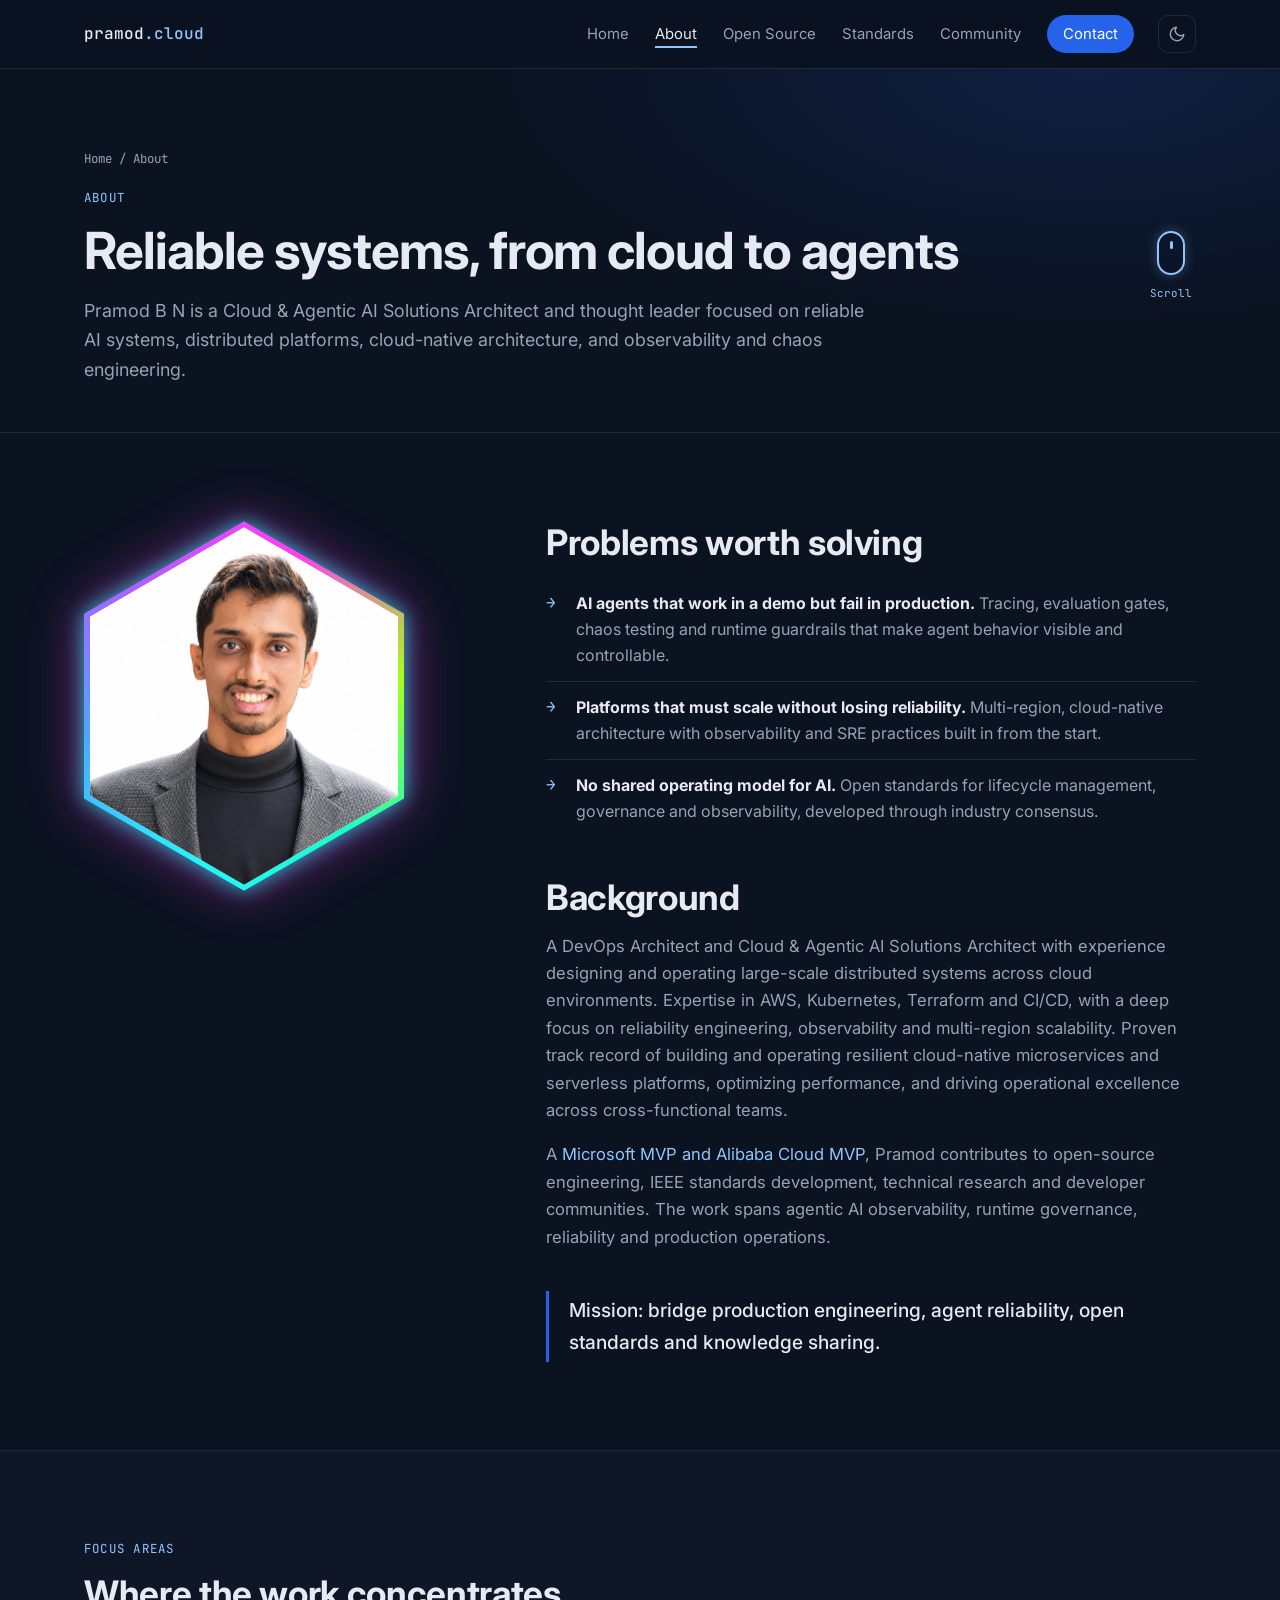
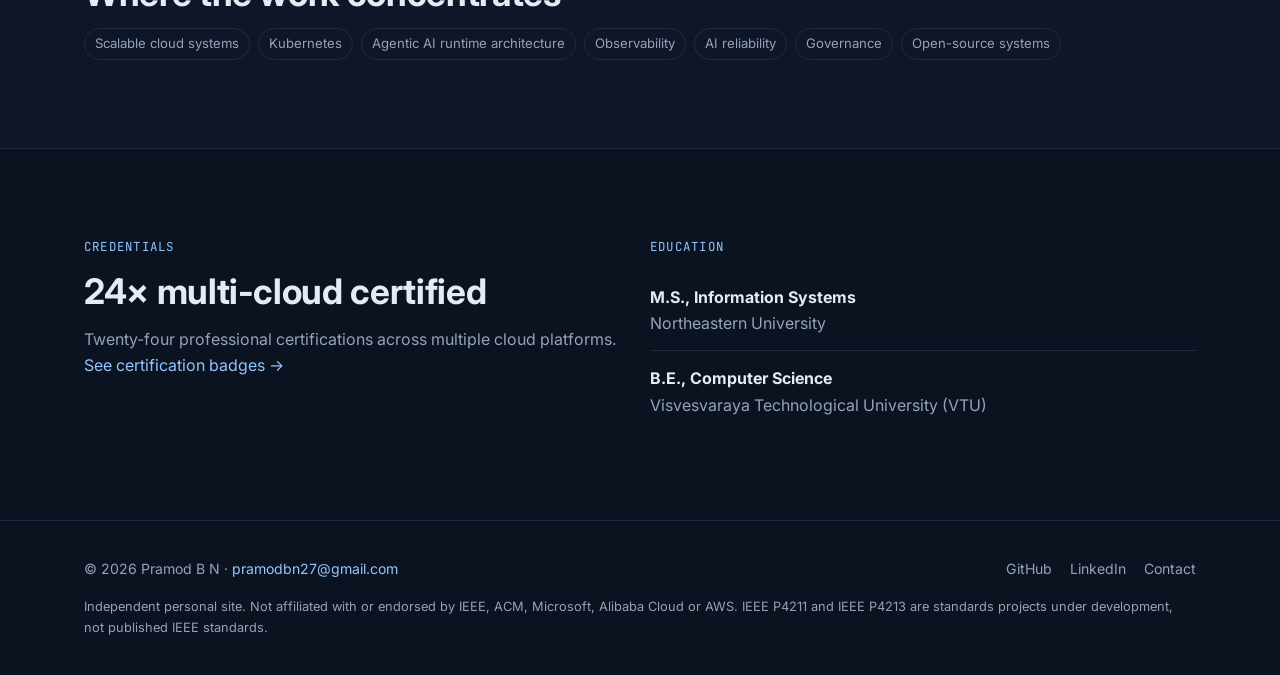
<file: about/index.html>
<!DOCTYPE html>
<html lang="en">
<head>
  <meta charset="UTF-8">
  <meta name="viewport" content="width=device-width, initial-scale=1.0">
  <title>About — Pramod B N</title>
  <meta name="description" content="About Pramod B N, Cloud & Agentic AI Solutions Architect: focus areas, recognition, credentials and education.">
  <link rel="canonical" href="https://pramod.cloud/about/">
  <meta property="og:type" content="website">
  <meta property="og:site_name" content="pramod.cloud">
  <meta property="og:title" content="About — Pramod B N">
  <meta property="og:description" content="About Pramod B N, Cloud & Agentic AI Solutions Architect: focus areas, recognition, credentials and education.">
  <meta property="og:url" content="https://pramod.cloud/about/">
  <meta property="og:image" content="https://pramod.cloud/assets/img/pramod_pic.jpeg">
  <meta name="twitter:card" content="summary">
  <meta name="theme-color" content="#0b1220">
  <link rel="icon" href="data:image/svg+xml,<svg xmlns='http://www.w3.org/2000/svg' viewBox='0 0 32 32'><rect width='32' height='32' rx='8' fill='%230b1220'/><text x='16' y='22' text-anchor='middle' font-family='monospace' font-size='16' font-weight='700' fill='%2393c5fd'>P</text></svg>">
  <script>try { var t = localStorage.getItem('theme'); if (t) document.documentElement.dataset.theme = t; } catch (e) {}</script>
  <link rel="preconnect" href="https://fonts.googleapis.com">
  <link rel="preconnect" href="https://fonts.gstatic.com" crossorigin>
  <link href="https://fonts.googleapis.com/css2?family=Inter:wght@400;500;600;700&family=JetBrains+Mono:wght@400;500&display=swap" rel="stylesheet">
  <link rel="stylesheet" href="/assets/css/style.css?v=all-page-scroll">
</head>
<body>

  <a class="skip-link" href="#main">Skip to content</a>
  <header class="nav">
    <div class="container nav__inner">
      <a href="/" class="nav__logo">pramod<span>.cloud</span></a>
      <nav id="nav-menu" class="nav__menu" aria-label="Main">
        <a href="/">Home</a>
        <a href="/about/" aria-current="page">About</a>
        <a href="/projects/">Open Source</a>
        <a href="/standards/">Standards</a>
        <a href="/community/">Community</a>
        <a href="/contact/" class="nav__cta">Contact</a>
      </nav>
      <button class="icon-btn theme-toggle" type="button" aria-label="Switch to light theme">
        <svg class="icon icon--moon" viewBox="0 0 24 24" aria-hidden="true"><path d="M21 12.79A9 9 0 1 1 11.21 3 7 7 0 0 0 21 12.79z"/></svg><svg class="icon icon--sun" viewBox="0 0 24 24" aria-hidden="true"><circle cx="12" cy="12" r="5"/><line x1="12" y1="1" x2="12" y2="3"/><line x1="12" y1="21" x2="12" y2="23"/><line x1="4.22" y1="4.22" x2="5.64" y2="5.64"/><line x1="18.36" y1="18.36" x2="19.78" y2="19.78"/><line x1="1" y1="12" x2="3" y2="12"/><line x1="21" y1="12" x2="23" y2="12"/><line x1="4.22" y1="19.78" x2="5.64" y2="18.36"/><line x1="18.36" y1="5.64" x2="19.78" y2="4.22"/></svg>
      </button>
      <button class="icon-btn nav__toggle" type="button" aria-label="Open menu" aria-expanded="false" aria-controls="nav-menu">
        <svg class="icon " viewBox="0 0 24 24" aria-hidden="true"><line x1="3" y1="7" x2="21" y2="7"/><line x1="3" y1="17" x2="21" y2="17"/></svg>
      </button>
    </div>
  </header>

  <main id="main">
    <section class="page-head page-head--scroll">
      <div class="container">
        <p class="crumbs"><a href="/">Home</a> / About</p>
        <p class="eyebrow">About</p>
        <h1>Reliable systems, from cloud to agents</h1>
        <p class="lead">Pramod B N is a Cloud &amp; Agentic AI Solutions Architect and thought leader focused on reliable AI systems, distributed platforms, cloud-native architecture, and observability and chaos engineering.</p>
        <a class="hero__scroll" href="#about-details" aria-label="Scroll down to about details">
          <span class="hero__mouse" aria-hidden="true"><span class="hero__mouse-wheel"></span></span>
          <span>Scroll</span>
        </a>
      </div>
    </section>

    <section id="about-details" class="section">
      <div class="container split">
        <div>
          <div class="portrait-frame"><div class="portrait-hex"><img class="portrait" src="/assets/img/pramod_pic.jpeg" alt="Portrait of Pramod B N" width="1079" height="1042"></div></div>
        </div>
        <div class="prose">
          <h2>Problems worth solving</h2>
          <ul class="checklist">
            <li><strong>AI agents that work in a demo but fail in production.</strong> Tracing, evaluation gates, chaos testing and runtime guardrails that make agent behavior visible and controllable.</li>
            <li><strong>Platforms that must scale without losing reliability.</strong> Multi-region, cloud-native architecture with observability and SRE practices built in from the start.</li>
            <li><strong>No shared operating model for AI.</strong> Open standards for lifecycle management, governance and observability, developed through industry consensus.</li>
          </ul>
          <h2 style="margin-top:40px">Background</h2>
          <p>
            A DevOps Architect and Cloud &amp; Agentic AI Solutions Architect with experience designing and operating
            large-scale distributed systems across cloud environments. Expertise in AWS, Kubernetes, Terraform and CI/CD,
            with a deep focus on reliability engineering, observability and multi-region scalability. Proven track record of
            building and operating resilient cloud-native microservices and serverless platforms, optimizing performance,
            and driving operational excellence across cross-functional teams.
          </p>
          <p>
            A <a href="/#recognition">Microsoft MVP and Alibaba Cloud MVP</a>, Pramod contributes to open-source engineering, IEEE standards development,
            technical research and developer communities. The work spans agentic AI observability, runtime governance,
            reliability and production operations.
          </p>
          <blockquote class="mission">Mission: bridge production engineering, agent reliability, open standards and knowledge sharing.</blockquote>
        </div>
      </div>
    </section>

    <section class="section section--alt">
      <div class="container">
        <p class="eyebrow">Focus areas</p>
        <h2>Where the work concentrates</h2>
        <ul class="chips"><li>Scalable cloud systems</li><li>Kubernetes</li><li>Agentic AI runtime architecture</li><li>Observability</li><li>AI reliability</li><li>Governance</li><li>Open-source systems</li></ul>
      </div>
    </section>

    <section id="credentials" class="section">
      <div class="container cards cards--2">
        <div>
          <p class="eyebrow">Credentials</p>
          <h2>24× multi-cloud certified</h2>
          <p class="muted">Twenty-four professional certifications across multiple cloud platforms. <a href="/#certifications">See certification badges &rarr;</a></p>
        </div>
        <div>
          <p class="eyebrow">Education</p>
          <ul class="edu">
            <li><strong>M.S., Information Systems</strong><span class="muted">Northeastern University</span></li>
            <li><strong>B.E., Computer Science</strong><span class="muted">Visvesvaraya Technological University (VTU)</span></li>
          </ul>
        </div>
      </div>
    </section>

  </main>

  <footer class="footer">
    <div class="container footer__inner">
      <p>&copy; <span id="year">2026</span> Pramod B N &middot; <a href="mailto:pramodbn27@gmail.com">pramodbn27@gmail.com</a></p>
      <nav aria-label="Footer">
        <a href="https://github.com/pramodbn27" target="_blank" rel="noopener">GitHub</a>
        <a href="https://www.linkedin.com/in/pramodbn27" target="_blank" rel="noopener">LinkedIn</a>
        <a href="/contact/">Contact</a>
      </nav>
      <p class="footer__note">
        Independent personal site. Not affiliated with or endorsed by IEEE, ACM, Microsoft, Alibaba Cloud or AWS.
        IEEE P4211 and IEEE P4213 are standards projects under development, not published IEEE standards.
      </p>
    </div>
  </footer>

  <script src="/assets/js/main.js?v=scroll-navigation"></script>
</body>
</html>
</file>
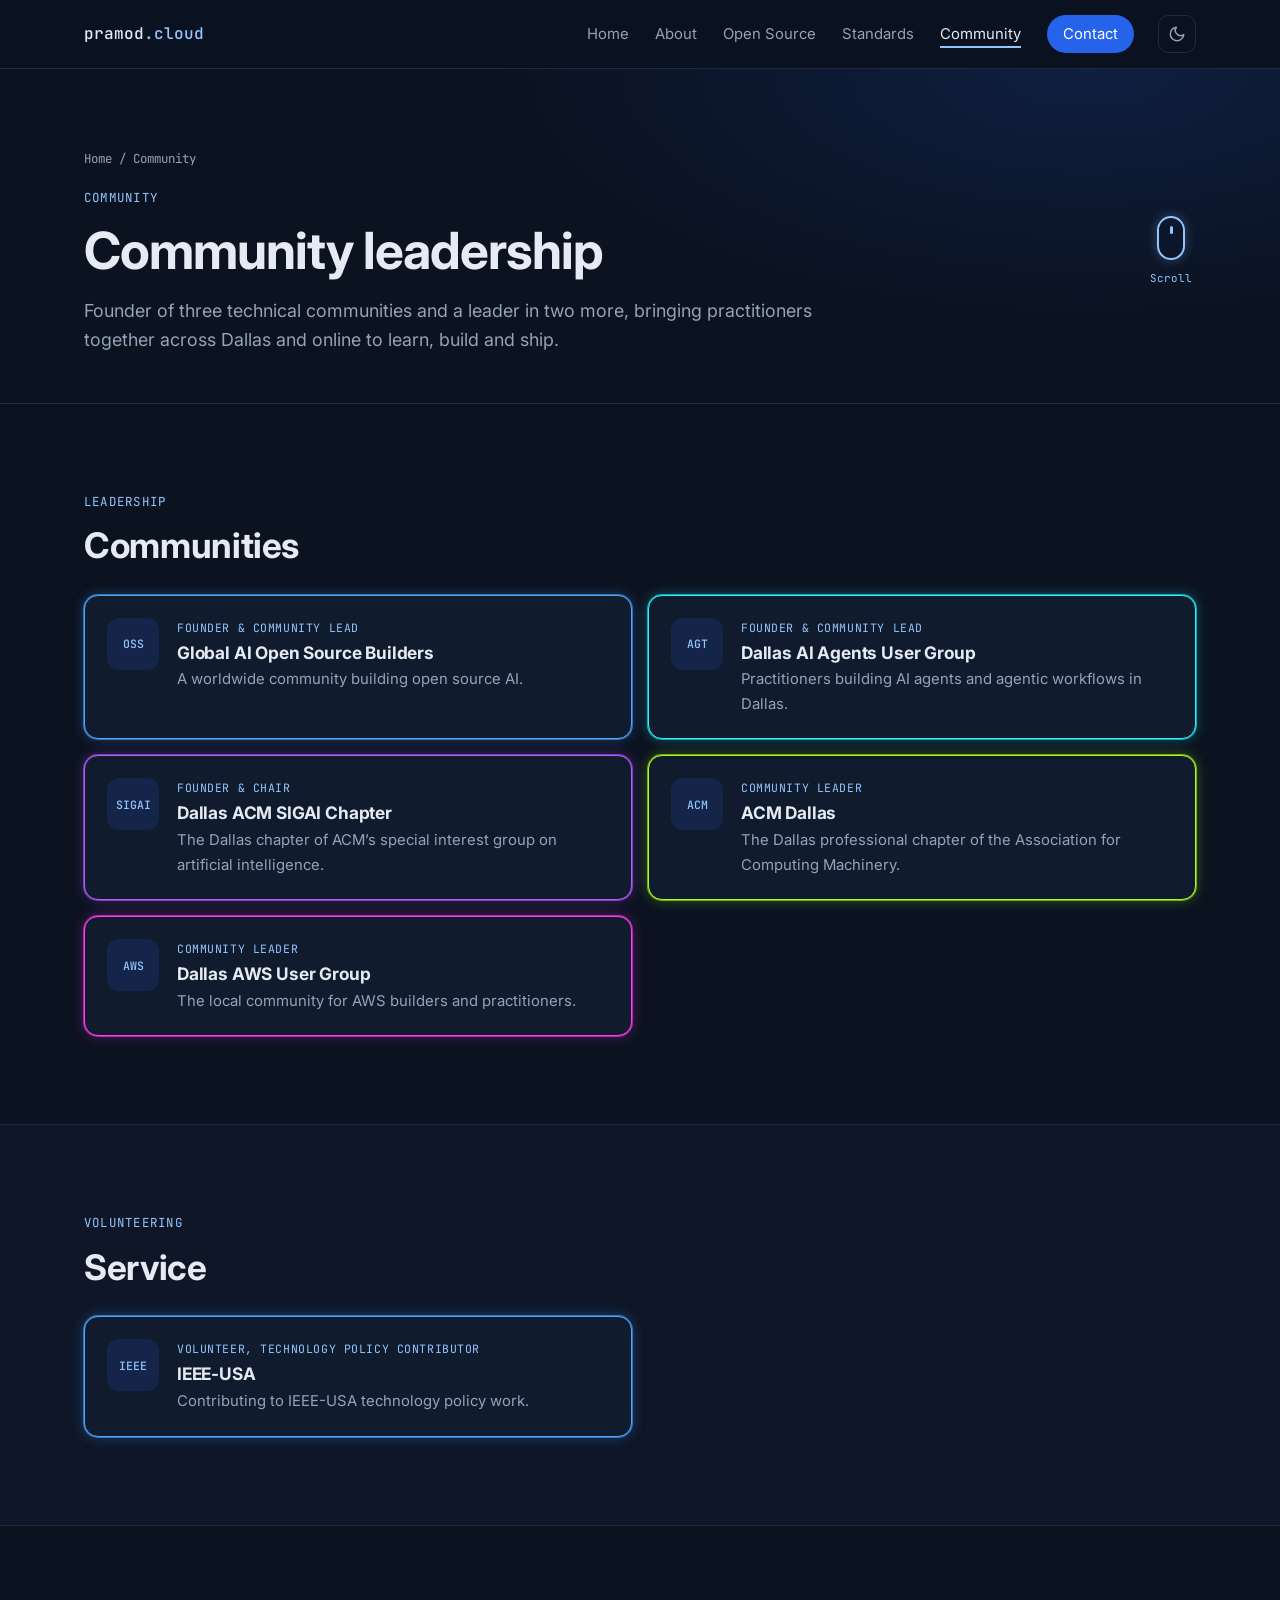
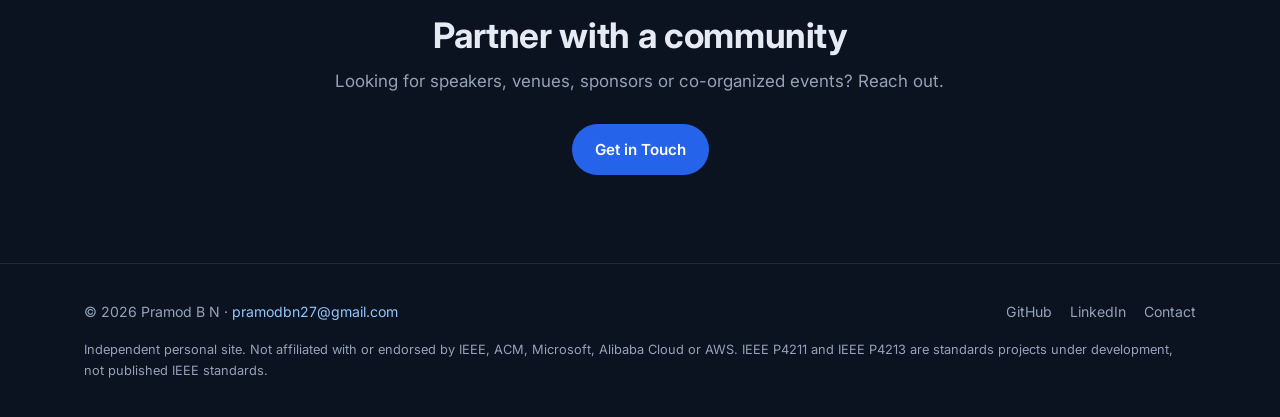
<file: community/index.html>
<!DOCTYPE html>
<html lang="en">
<head>
  <meta charset="UTF-8">
  <meta name="viewport" content="width=device-width, initial-scale=1.0">
  <title>Community — Pramod B N</title>
  <meta name="description" content="Founder of Global AI Open Source Builders, the Dallas AI Agents User Group and the Dallas ACM SIGAI Chapter; community leader with ACM Dallas and the Dallas AWS User Group.">
  <link rel="canonical" href="https://pramod.cloud/community/">
  <meta property="og:type" content="website">
  <meta property="og:site_name" content="pramod.cloud">
  <meta property="og:title" content="Community — Pramod B N">
  <meta property="og:description" content="Founder of Global AI Open Source Builders, the Dallas AI Agents User Group and the Dallas ACM SIGAI Chapter; community leader with ACM Dallas and the Dallas AWS User Group.">
  <meta property="og:url" content="https://pramod.cloud/community/">
  <meta property="og:image" content="https://pramod.cloud/assets/img/pramod_pic.jpeg">
  <meta name="twitter:card" content="summary">
  <meta name="theme-color" content="#0b1220">
  <link rel="icon" href="data:image/svg+xml,<svg xmlns='http://www.w3.org/2000/svg' viewBox='0 0 32 32'><rect width='32' height='32' rx='8' fill='%230b1220'/><text x='16' y='22' text-anchor='middle' font-family='monospace' font-size='16' font-weight='700' fill='%2393c5fd'>P</text></svg>">
  <script>try { var t = localStorage.getItem('theme'); if (t) document.documentElement.dataset.theme = t; } catch (e) {}</script>
  <link rel="preconnect" href="https://fonts.googleapis.com">
  <link rel="preconnect" href="https://fonts.gstatic.com" crossorigin>
  <link href="https://fonts.googleapis.com/css2?family=Inter:wght@400;500;600;700&family=JetBrains+Mono:wght@400;500&display=swap" rel="stylesheet">
  <link rel="stylesheet" href="/assets/css/style.css?v=all-page-scroll">
</head>
<body>

  <a class="skip-link" href="#main">Skip to content</a>
  <header class="nav">
    <div class="container nav__inner">
      <a href="/" class="nav__logo">pramod<span>.cloud</span></a>
      <nav id="nav-menu" class="nav__menu" aria-label="Main">
        <a href="/">Home</a>
        <a href="/about/">About</a>
        <a href="/projects/">Open Source</a>
        <a href="/standards/">Standards</a>
        <a href="/community/" aria-current="page">Community</a>
        <a href="/contact/" class="nav__cta">Contact</a>
      </nav>
      <button class="icon-btn theme-toggle" type="button" aria-label="Switch to light theme">
        <svg class="icon icon--moon" viewBox="0 0 24 24" aria-hidden="true"><path d="M21 12.79A9 9 0 1 1 11.21 3 7 7 0 0 0 21 12.79z"/></svg><svg class="icon icon--sun" viewBox="0 0 24 24" aria-hidden="true"><circle cx="12" cy="12" r="5"/><line x1="12" y1="1" x2="12" y2="3"/><line x1="12" y1="21" x2="12" y2="23"/><line x1="4.22" y1="4.22" x2="5.64" y2="5.64"/><line x1="18.36" y1="18.36" x2="19.78" y2="19.78"/><line x1="1" y1="12" x2="3" y2="12"/><line x1="21" y1="12" x2="23" y2="12"/><line x1="4.22" y1="19.78" x2="5.64" y2="18.36"/><line x1="18.36" y1="5.64" x2="19.78" y2="4.22"/></svg>
      </button>
      <button class="icon-btn nav__toggle" type="button" aria-label="Open menu" aria-expanded="false" aria-controls="nav-menu">
        <svg class="icon " viewBox="0 0 24 24" aria-hidden="true"><line x1="3" y1="7" x2="21" y2="7"/><line x1="3" y1="17" x2="21" y2="17"/></svg>
      </button>
    </div>
  </header>

  <main id="main">
    <section class="page-head page-head--scroll">
      <div class="container">
        <p class="crumbs"><a href="/">Home</a> / Community</p>
        <p class="eyebrow">Community</p>
        <h1>Community leadership</h1>
        <p class="lead">Founder of three technical communities and a leader in two more, bringing practitioners together across Dallas and online to learn, build and ship.</p>
        <a class="hero__scroll" href="#communities" aria-label="Scroll down to communities">
          <span class="hero__mouse" aria-hidden="true"><span class="hero__mouse-wheel"></span></span>
          <span>Scroll</span>
        </a>
      </div>
    </section>

    <section id="communities" class="section">
      <div class="container">
        <p class="eyebrow">Leadership</p>
        <h2>Communities</h2>
        <ul class="community" style="margin-top:28px">
          <li class="community__item">
            <span class="community__mark" aria-hidden="true">OSS</span>
            <div>
              <p class="community__role">Founder &amp; Community Lead</p>
              <h3>Global AI Open Source Builders</h3>
              <p>A worldwide community building open source AI.</p>
            </div>
          </li>
          <li class="community__item">
            <span class="community__mark" aria-hidden="true">AGT</span>
            <div>
              <p class="community__role">Founder &amp; Community Lead</p>
              <h3>Dallas AI Agents User Group</h3>
              <p>Practitioners building AI agents and agentic workflows in Dallas.</p>
            </div>
          </li>
          <li class="community__item">
            <span class="community__mark" aria-hidden="true">SIGAI</span>
            <div>
              <p class="community__role">Founder &amp; Chair</p>
              <h3>Dallas ACM SIGAI Chapter</h3>
              <p>The Dallas chapter of ACM&rsquo;s special interest group on artificial intelligence.</p>
            </div>
          </li>
          <li class="community__item">
            <span class="community__mark" aria-hidden="true">ACM</span>
            <div>
              <p class="community__role">Community Leader</p>
              <h3>ACM Dallas</h3>
              <p>The Dallas professional chapter of the Association for Computing Machinery.</p>
            </div>
          </li>
          <li class="community__item">
            <span class="community__mark" aria-hidden="true">AWS</span>
            <div>
              <p class="community__role">Community Leader</p>
              <h3>Dallas AWS User Group</h3>
              <p>The local community for AWS builders and practitioners.</p>
            </div>
          </li>
        </ul>
      </div>
    </section>

    <section class="section section--alt">
      <div class="container">
        <p class="eyebrow">Volunteering</p>
        <h2>Service</h2>
        <ul class="community" style="margin-top:28px">
          <li class="community__item">
            <span class="community__mark" aria-hidden="true">IEEE</span>
            <div>
              <p class="community__role">Volunteer, Technology Policy Contributor</p>
              <h3>IEEE-USA</h3>
              <p>Contributing to IEEE-USA technology policy work.</p>
            </div>
          </li>
        </ul>
      </div>
    </section>

    <section class="section cta">
      <div class="container">
        <h2>Partner with a community</h2>
        <p>Looking for speakers, venues, sponsors or co-organized events? Reach out.</p>
        <div class="hero__actions"><a class="btn btn--primary" href="/contact/">Get in Touch</a></div>
      </div>
    </section>

  </main>

  <footer class="footer">
    <div class="container footer__inner">
      <p>&copy; <span id="year">2026</span> Pramod B N &middot; <a href="mailto:pramodbn27@gmail.com">pramodbn27@gmail.com</a></p>
      <nav aria-label="Footer">
        <a href="https://github.com/pramodbn27" target="_blank" rel="noopener">GitHub</a>
        <a href="https://www.linkedin.com/in/pramodbn27" target="_blank" rel="noopener">LinkedIn</a>
        <a href="/contact/">Contact</a>
      </nav>
      <p class="footer__note">
        Independent personal site. Not affiliated with or endorsed by IEEE, ACM, Microsoft, Alibaba Cloud or AWS.
        IEEE P4211 and IEEE P4213 are standards projects under development, not published IEEE standards.
      </p>
    </div>
  </footer>

  <script src="/assets/js/main.js?v=scroll-navigation"></script>
</body>
</html>
</file>
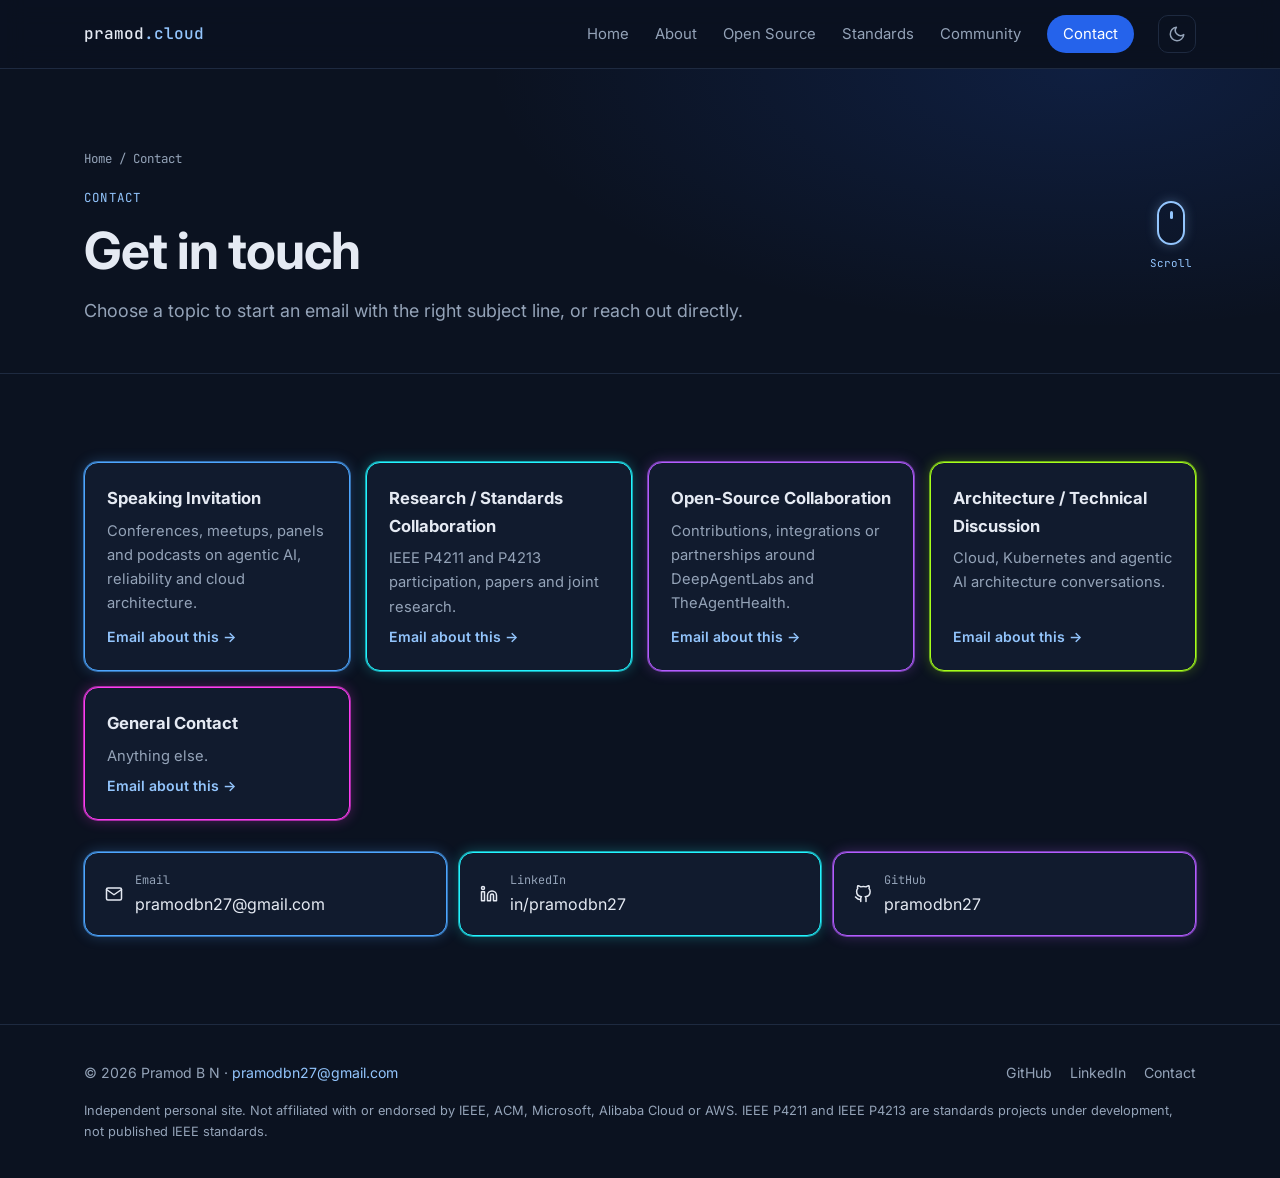
<file: contact/index.html>
<!DOCTYPE html>
<html lang="en">
<head>
  <meta charset="UTF-8">
  <meta name="viewport" content="width=device-width, initial-scale=1.0">
  <title>Contact — Pramod B N</title>
  <meta name="description" content="Contact Pramod B N about speaking, standards and research collaboration, open-source collaboration or architecture discussions.">
  <link rel="canonical" href="https://pramod.cloud/contact/">
  <meta property="og:type" content="website">
  <meta property="og:site_name" content="pramod.cloud">
  <meta property="og:title" content="Contact — Pramod B N">
  <meta property="og:description" content="Contact Pramod B N about speaking, standards and research collaboration, open-source collaboration or architecture discussions.">
  <meta property="og:url" content="https://pramod.cloud/contact/">
  <meta property="og:image" content="https://pramod.cloud/assets/img/pramod_pic.jpeg">
  <meta name="twitter:card" content="summary">
  <meta name="theme-color" content="#0b1220">
  <link rel="icon" href="data:image/svg+xml,<svg xmlns='http://www.w3.org/2000/svg' viewBox='0 0 32 32'><rect width='32' height='32' rx='8' fill='%230b1220'/><text x='16' y='22' text-anchor='middle' font-family='monospace' font-size='16' font-weight='700' fill='%2393c5fd'>P</text></svg>">
  <script>try { var t = localStorage.getItem('theme'); if (t) document.documentElement.dataset.theme = t; } catch (e) {}</script>
  <link rel="preconnect" href="https://fonts.googleapis.com">
  <link rel="preconnect" href="https://fonts.gstatic.com" crossorigin>
  <link href="https://fonts.googleapis.com/css2?family=Inter:wght@400;500;600;700&family=JetBrains+Mono:wght@400;500&display=swap" rel="stylesheet">
  <link rel="stylesheet" href="/assets/css/style.css?v=all-page-scroll">
</head>
<body>

  <a class="skip-link" href="#main">Skip to content</a>
  <header class="nav">
    <div class="container nav__inner">
      <a href="/" class="nav__logo">pramod<span>.cloud</span></a>
      <nav id="nav-menu" class="nav__menu" aria-label="Main">
        <a href="/">Home</a>
        <a href="/about/">About</a>
        <a href="/projects/">Open Source</a>
        <a href="/standards/">Standards</a>
        <a href="/community/">Community</a>
        <a href="/contact/" class="nav__cta" aria-current="page">Contact</a>
      </nav>
      <button class="icon-btn theme-toggle" type="button" aria-label="Switch to light theme">
        <svg class="icon icon--moon" viewBox="0 0 24 24" aria-hidden="true"><path d="M21 12.79A9 9 0 1 1 11.21 3 7 7 0 0 0 21 12.79z"/></svg><svg class="icon icon--sun" viewBox="0 0 24 24" aria-hidden="true"><circle cx="12" cy="12" r="5"/><line x1="12" y1="1" x2="12" y2="3"/><line x1="12" y1="21" x2="12" y2="23"/><line x1="4.22" y1="4.22" x2="5.64" y2="5.64"/><line x1="18.36" y1="18.36" x2="19.78" y2="19.78"/><line x1="1" y1="12" x2="3" y2="12"/><line x1="21" y1="12" x2="23" y2="12"/><line x1="4.22" y1="19.78" x2="5.64" y2="18.36"/><line x1="18.36" y1="5.64" x2="19.78" y2="4.22"/></svg>
      </button>
      <button class="icon-btn nav__toggle" type="button" aria-label="Open menu" aria-expanded="false" aria-controls="nav-menu">
        <svg class="icon " viewBox="0 0 24 24" aria-hidden="true"><line x1="3" y1="7" x2="21" y2="7"/><line x1="3" y1="17" x2="21" y2="17"/></svg>
      </button>
    </div>
  </header>

  <main id="main">
    <section class="page-head page-head--scroll">
      <div class="container">
        <p class="crumbs"><a href="/">Home</a> / Contact</p>
        <p class="eyebrow">Contact</p>
        <h1>Get in touch</h1>
        <p class="lead">Choose a topic to start an email with the right subject line, or reach out directly.</p>
        <a class="hero__scroll" href="#contact-topics" aria-label="Scroll down to contact options">
          <span class="hero__mouse" aria-hidden="true"><span class="hero__mouse-wheel"></span></span>
          <span>Scroll</span>
        </a>
      </div>
    </section>

    <section id="contact-topics" class="section">
      <div class="container">
        <div class="topics">
          <a class="topic" href="mailto:pramodbn27@gmail.com?subject=Speaking%20Invitation%20%E2%80%94%20via%20pramod.cloud">
            <strong>Speaking Invitation</strong>
            <span>Conferences, meetups, panels and podcasts on agentic AI, reliability and cloud architecture.</span>
            <em>Email about this &rarr;</em>
          </a>
          <a class="topic" href="mailto:pramodbn27@gmail.com?subject=Research%20/%20Standards%20Collaboration%20%E2%80%94%20via%20pramod.cloud">
            <strong>Research / Standards Collaboration</strong>
            <span>IEEE P4211 and P4213 participation, papers and joint research.</span>
            <em>Email about this &rarr;</em>
          </a>
          <a class="topic" href="mailto:pramodbn27@gmail.com?subject=Open-Source%20Collaboration%20%E2%80%94%20via%20pramod.cloud">
            <strong>Open-Source Collaboration</strong>
            <span>Contributions, integrations or partnerships around DeepAgentLabs and TheAgentHealth.</span>
            <em>Email about this &rarr;</em>
          </a>
          <a class="topic" href="mailto:pramodbn27@gmail.com?subject=Architecture%20/%20Technical%20Discussion%20%E2%80%94%20via%20pramod.cloud">
            <strong>Architecture / Technical Discussion</strong>
            <span>Cloud, Kubernetes and agentic AI architecture conversations.</span>
            <em>Email about this &rarr;</em>
          </a>
          <a class="topic" href="mailto:pramodbn27@gmail.com?subject=General%20Contact%20%E2%80%94%20via%20pramod.cloud">
            <strong>General Contact</strong>
            <span>Anything else.</span>
            <em>Email about this &rarr;</em>
          </a>
        </div>
        <div class="contact-links">
          <a class="contact-link" href="mailto:pramodbn27@gmail.com"><svg class="icon " viewBox="0 0 24 24" aria-hidden="true"><path d="M4 4h16c1.1 0 2 .9 2 2v12c0 1.1-.9 2-2 2H4c-1.1 0-2-.9-2-2V6c0-1.1.9-2 2-2z"/><polyline points="22,6 12,13 2,6"/></svg><span><small>Email</small>pramodbn27@gmail.com</span></a>
          <a class="contact-link" href="https://www.linkedin.com/in/pramodbn27" target="_blank" rel="noopener"><svg class="icon " viewBox="0 0 24 24" aria-hidden="true"><path d="M16 8a6 6 0 0 1 6 6v7h-4v-7a2 2 0 0 0-2-2 2 2 0 0 0-2 2v7h-4v-7a6 6 0 0 1 6-6z"/><rect x="2" y="9" width="4" height="12"/><circle cx="4" cy="4" r="2"/></svg><span><small>LinkedIn</small>in/pramodbn27</span></a>
          <a class="contact-link" href="https://github.com/pramodbn27" target="_blank" rel="noopener"><svg class="icon " viewBox="0 0 24 24" aria-hidden="true"><path d="M9 19c-5 1.5-5-2.5-7-3m14 6v-3.87a3.37 3.37 0 0 0-.94-2.61c3.14-.35 6.44-1.54 6.44-7A5.44 5.44 0 0 0 20 4.77 5.07 5.07 0 0 0 19.91 1S18.73.65 16 2.48a13.38 13.38 0 0 0-7 0C6.27.65 5.09 1 5.09 1A5.07 5.07 0 0 0 5 4.77a5.44 5.44 0 0 0-1.5 3.78c0 5.42 3.3 6.61 6.44 7A3.37 3.37 0 0 0 9 18.13V22"/></svg><span><small>GitHub</small>pramodbn27</span></a>
        </div>
      </div>
    </section>

  </main>

  <footer class="footer">
    <div class="container footer__inner">
      <p>&copy; <span id="year">2026</span> Pramod B N &middot; <a href="mailto:pramodbn27@gmail.com">pramodbn27@gmail.com</a></p>
      <nav aria-label="Footer">
        <a href="https://github.com/pramodbn27" target="_blank" rel="noopener">GitHub</a>
        <a href="https://www.linkedin.com/in/pramodbn27" target="_blank" rel="noopener">LinkedIn</a>
        <a href="/contact/">Contact</a>
      </nav>
      <p class="footer__note">
        Independent personal site. Not affiliated with or endorsed by IEEE, ACM, Microsoft, Alibaba Cloud or AWS.
        IEEE P4211 and IEEE P4213 are standards projects under development, not published IEEE standards.
      </p>
    </div>
  </footer>

  <script src="/assets/js/main.js?v=scroll-navigation"></script>
</body>
</html>
</file>
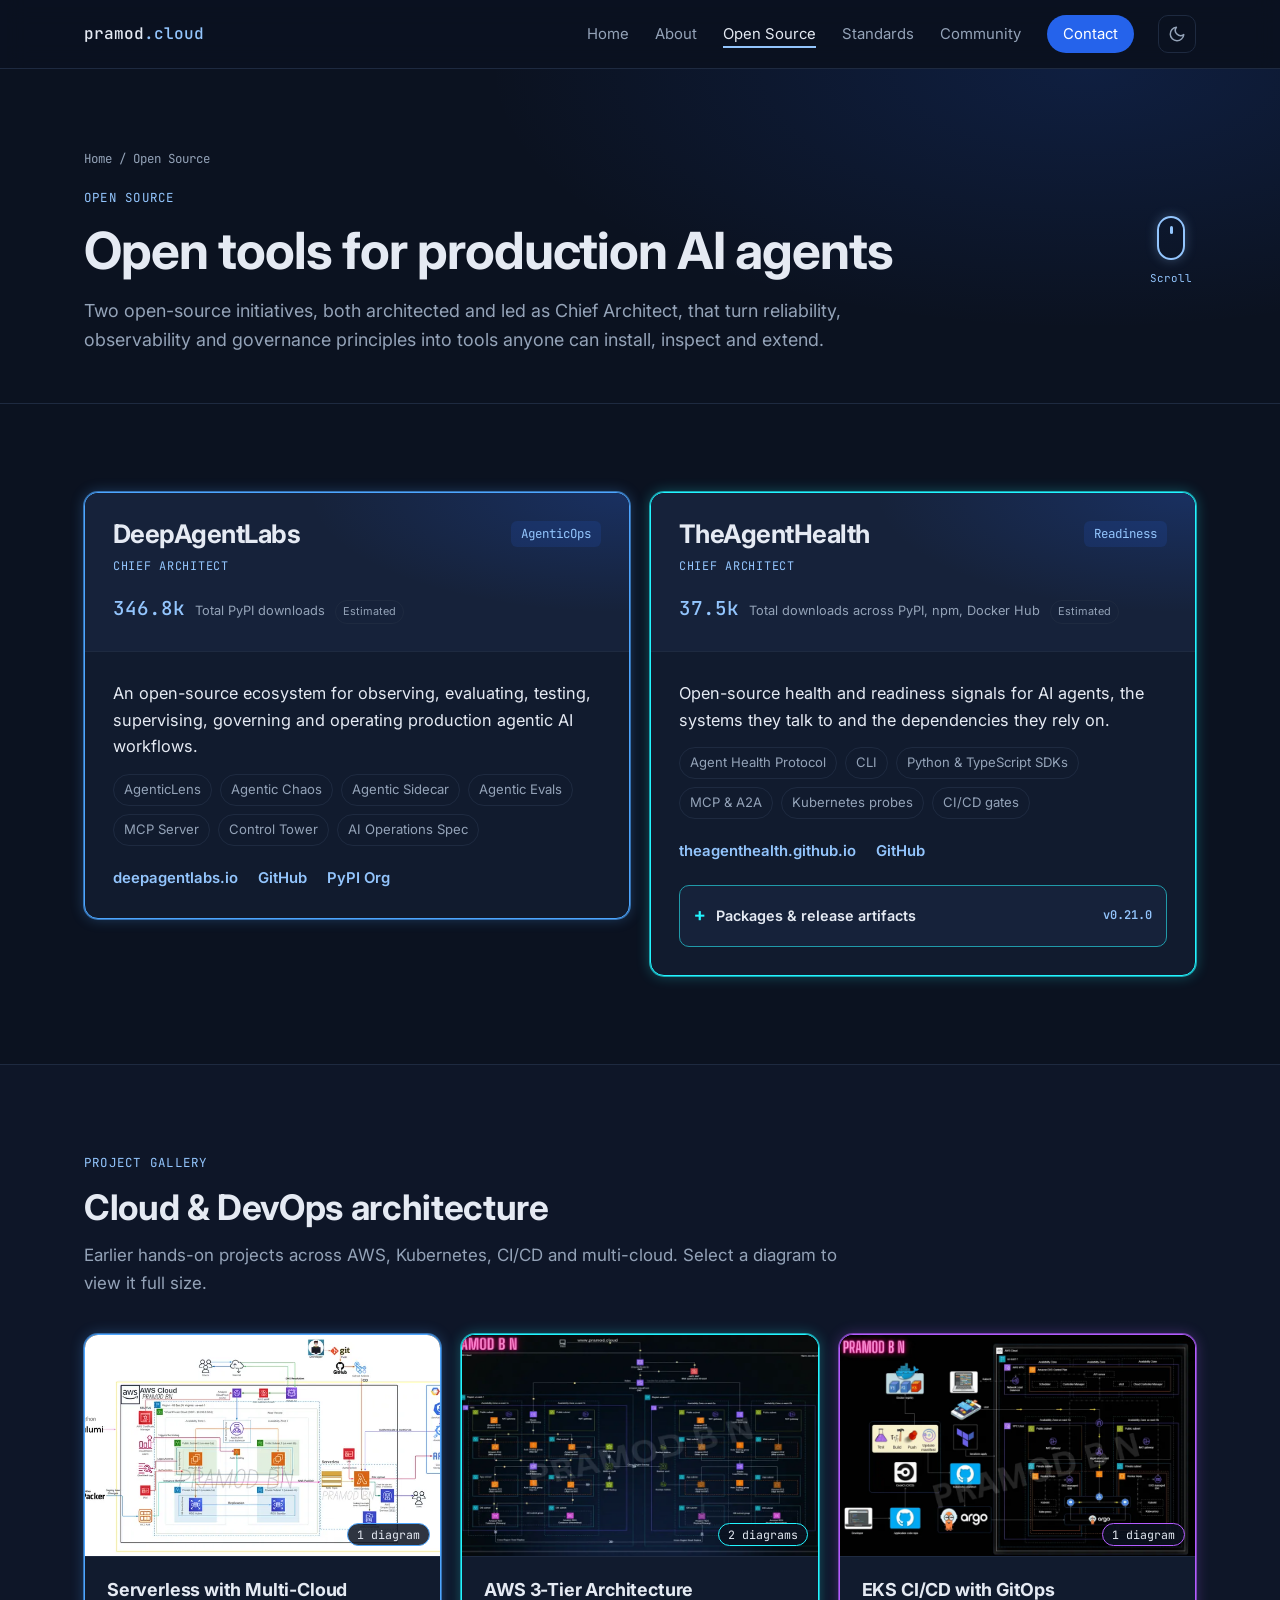
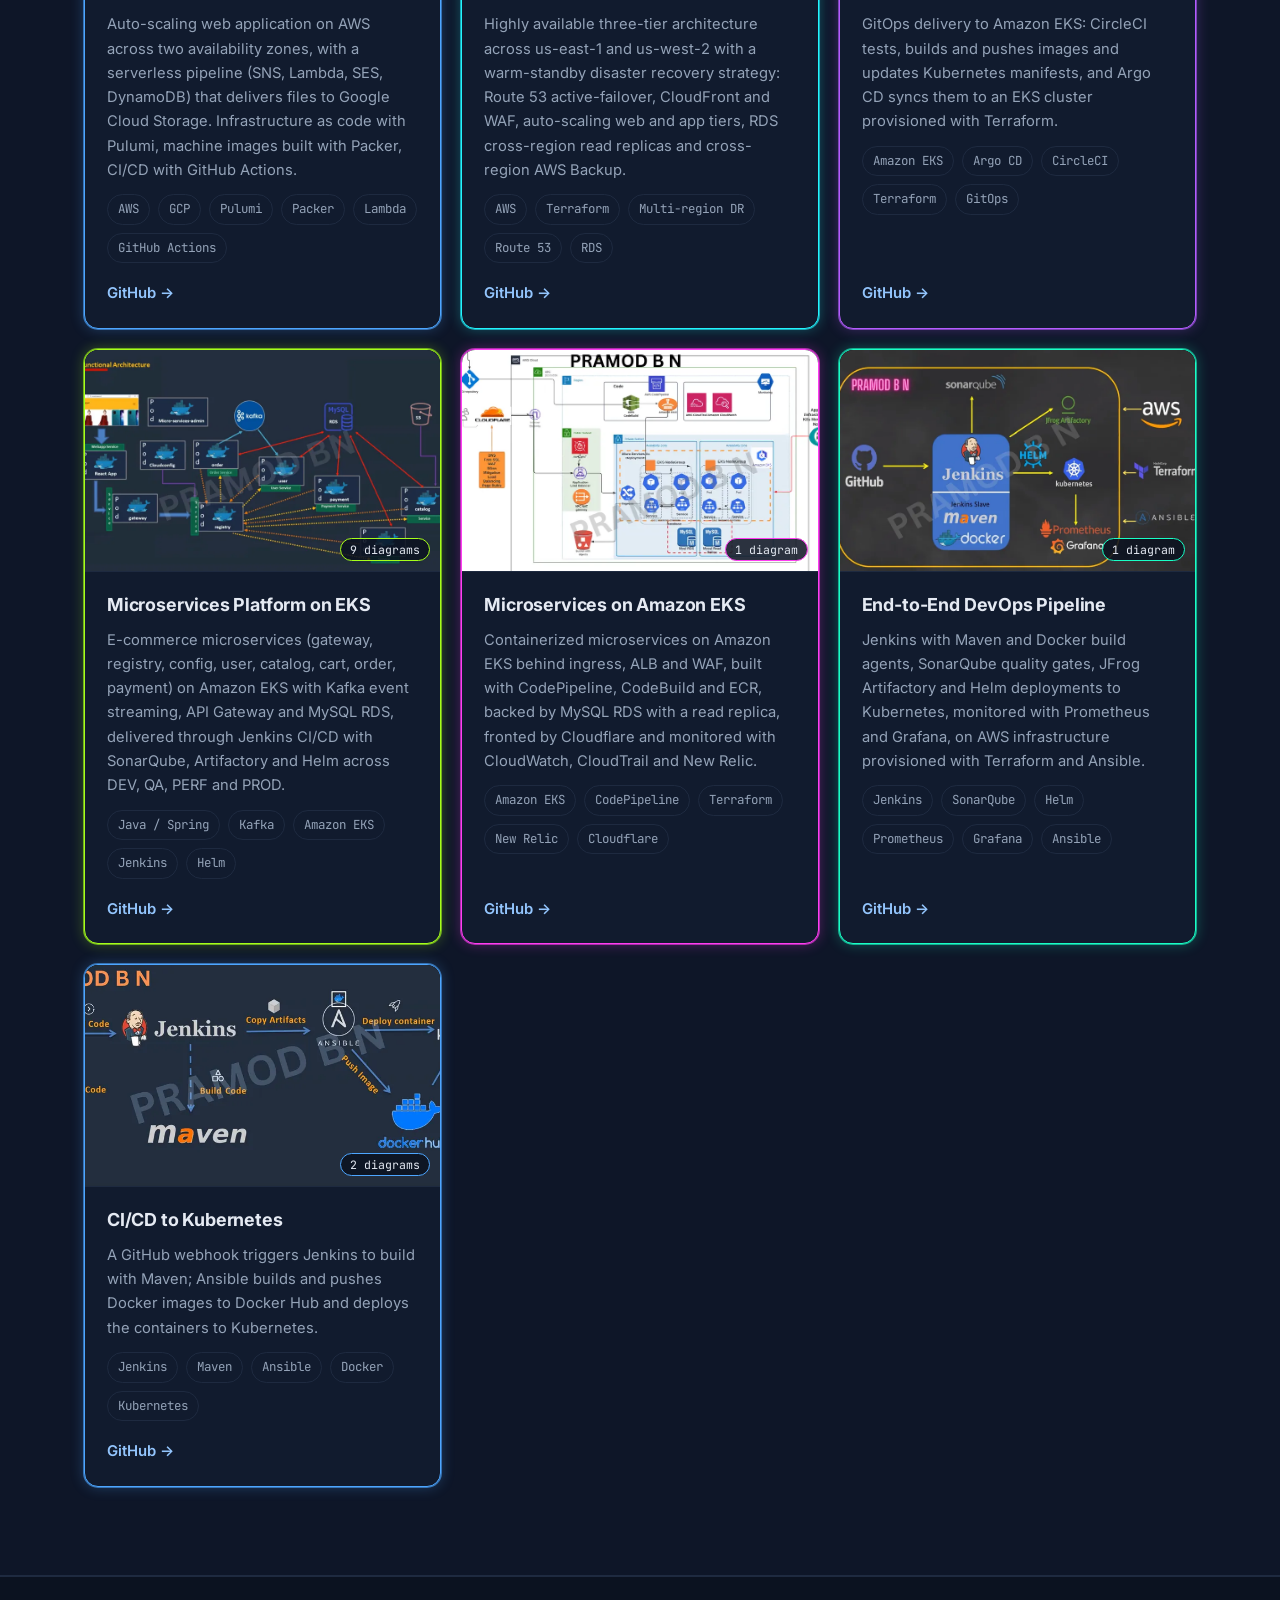
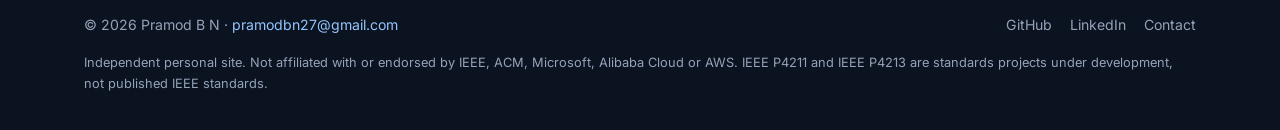
<file: projects/index.html>
<!DOCTYPE html>
<html lang="en">
<head>
  <meta charset="UTF-8">
  <meta name="viewport" content="width=device-width, initial-scale=1.0">
  <title>Open Source — Pramod B N</title>
  <meta name="description" content="DeepAgentLabs and TheAgentHealth: open-source tools for observing, evaluating, governing and checking the readiness of production AI agents.">
  <link rel="canonical" href="https://pramod.cloud/projects/">
  <meta property="og:type" content="website">
  <meta property="og:site_name" content="pramod.cloud">
  <meta property="og:title" content="Open Source — Pramod B N">
  <meta property="og:description" content="DeepAgentLabs and TheAgentHealth: open-source tools for observing, evaluating, governing and checking the readiness of production AI agents.">
  <meta property="og:url" content="https://pramod.cloud/projects/">
  <meta property="og:image" content="https://pramod.cloud/assets/img/pramod_pic.jpeg">
  <meta name="twitter:card" content="summary">
  <meta name="theme-color" content="#0b1220">
  <link rel="icon" href="data:image/svg+xml,<svg xmlns='http://www.w3.org/2000/svg' viewBox='0 0 32 32'><rect width='32' height='32' rx='8' fill='%230b1220'/><text x='16' y='22' text-anchor='middle' font-family='monospace' font-size='16' font-weight='700' fill='%2393c5fd'>P</text></svg>">
  <script>try { var t = localStorage.getItem('theme'); if (t) document.documentElement.dataset.theme = t; } catch (e) {}</script>
  <link rel="preconnect" href="https://fonts.googleapis.com">
  <link rel="preconnect" href="https://fonts.gstatic.com" crossorigin>
  <link href="https://fonts.googleapis.com/css2?family=Inter:wght@400;500;600;700&family=JetBrains+Mono:wght@400;500&display=swap" rel="stylesheet">
  <link rel="stylesheet" href="/assets/css/style.css?v=pypi-downloads">
</head>
<body>

  <a class="skip-link" href="#main">Skip to content</a>
  <header class="nav">
    <div class="container nav__inner">
      <a href="/" class="nav__logo">pramod<span>.cloud</span></a>
      <nav id="nav-menu" class="nav__menu" aria-label="Main">
        <a href="/">Home</a>
        <a href="/about/">About</a>
        <a href="/projects/" aria-current="page">Open Source</a>
        <a href="/standards/">Standards</a>
        <a href="/community/">Community</a>
        <a href="/contact/" class="nav__cta">Contact</a>
      </nav>
      <button class="icon-btn theme-toggle" type="button" aria-label="Switch to light theme">
        <svg class="icon icon--moon" viewBox="0 0 24 24" aria-hidden="true"><path d="M21 12.79A9 9 0 1 1 11.21 3 7 7 0 0 0 21 12.79z"/></svg><svg class="icon icon--sun" viewBox="0 0 24 24" aria-hidden="true"><circle cx="12" cy="12" r="5"/><line x1="12" y1="1" x2="12" y2="3"/><line x1="12" y1="21" x2="12" y2="23"/><line x1="4.22" y1="4.22" x2="5.64" y2="5.64"/><line x1="18.36" y1="18.36" x2="19.78" y2="19.78"/><line x1="1" y1="12" x2="3" y2="12"/><line x1="21" y1="12" x2="23" y2="12"/><line x1="4.22" y1="19.78" x2="5.64" y2="18.36"/><line x1="18.36" y1="5.64" x2="19.78" y2="4.22"/></svg>
      </button>
      <button class="icon-btn nav__toggle" type="button" aria-label="Open menu" aria-expanded="false" aria-controls="nav-menu">
        <svg class="icon " viewBox="0 0 24 24" aria-hidden="true"><line x1="3" y1="7" x2="21" y2="7"/><line x1="3" y1="17" x2="21" y2="17"/></svg>
      </button>
    </div>
  </header>

  <main id="main">
    <section class="page-head page-head--scroll">
      <div class="container">
        <p class="crumbs"><a href="/">Home</a> / Open Source</p>
        <p class="eyebrow">Open source</p>
        <h1>Open tools for production AI agents</h1>
        <p class="lead">Two open-source initiatives, both architected and led as Chief Architect, that turn reliability, observability and governance principles into tools anyone can install, inspect and extend.</p>
        <a class="hero__scroll" href="#initiatives" aria-label="Scroll down to open source projects">
          <span class="hero__mouse" aria-hidden="true"><span class="hero__mouse-wheel"></span></span>
          <span>Scroll</span>
        </a>
      </div>
    </section>

    <section id="initiatives" class="section">
      <div class="container cards cards--2">
        <article class="card project">
          <div class="project__band">
            <div class="project__head"><h2>DeepAgentLabs</h2><span class="tag">AgenticOps</span></div>
            <p class="project__role">Chief Architect</p>
            <p class="project__downloads" data-pypi-downloads data-state="estimated" role="status" title="Estimated total from fallback package counts. Live counts load automatically when available.">
              <strong data-download-count aria-label="346,800">346.8k</strong><span>Total PyPI downloads</span><span class="project__downloads-status" data-download-status>Estimated</span>
            </p>
          </div>
          <div class="project__body">
            <p class="project__value">An open-source ecosystem for observing, evaluating, testing, supervising, governing and operating production agentic AI workflows.</p>
            <ul class="chips"><li>AgenticLens</li><li>Agentic Chaos</li><li>Agentic Sidecar</li><li>Agentic Evals</li><li>MCP Server</li><li>Control Tower</li><li>AI Operations Spec</li></ul>
            <div class="card__links">
              <a href="https://deepagentlabs.io/" target="_blank" rel="noopener">deepagentlabs.io</a>
              <a href="https://github.com/DeepAgentLabs" target="_blank" rel="noopener">GitHub</a>
              <a href="https://pypi.org/org/deepagentlabs/" target="_blank" rel="noopener">PyPI Org</a>
            </div>
          </div>
        </article>
        <article class="card project">
          <div class="project__band">
            <div class="project__head"><h2>TheAgentHealth</h2><span class="tag">Readiness</span></div>
            <p class="project__role">Chief Architect</p>
            <p class="project__downloads" data-agenthealth-downloads data-state="estimated" role="status" title="Estimated cumulative PyPI and npm downloads plus Docker Hub pulls. Live counts load automatically when available.">
              <strong data-download-count aria-label="37,500">37.5k</strong><span>Total downloads across PyPI, npm, Docker Hub</span><span class="project__downloads-status" data-download-status>Estimated</span>
            </p>
          </div>
          <div class="project__body">
            <p class="project__value">Open-source health and readiness signals for AI agents, the systems they talk to and the dependencies they rely on.</p>
            <ul class="chips"><li>Agent Health Protocol</li><li>CLI</li><li>Python &amp; TypeScript SDKs</li><li>MCP &amp; A2A</li><li>Kubernetes probes</li><li>CI/CD gates</li></ul>
            <div class="card__links">
              <a href="https://theagenthealth.github.io/" target="_blank" rel="noopener">theagenthealth.github.io</a>
              <a href="https://github.com/TheAgentHealth/agenthealth" target="_blank" rel="noopener">GitHub</a>
            </div>
            <details class="project-artifacts">
              <summary><span>Packages &amp; release artifacts</span><span class="project-artifacts__count">v0.21.0</span></summary>
              <div class="project-artifacts__body">
                <p class="project-artifacts__heading">Packages &amp; platforms</p>
                <ul class="project-artifacts__platforms">
                  <li><a href="https://pypi.org/project/agenthealth/" target="_blank" rel="noopener">PyPI — Python SDK</a></li>
                  <li><a href="https://www.npmjs.com/package/@theagenthealth/agenthealth" target="_blank" rel="noopener">npm — JavaScript/TypeScript SDK</a></li>
                  <li><a href="https://hub.docker.com/r/theagenthealth/agenthealth" target="_blank" rel="noopener">Docker Hub image</a></li>
                  <li><a href="https://hub.docker.com/r/theagenthealth/agenthealth/tags" target="_blank" rel="noopener">Docker Hub image tags</a></li>
                  <li><a href="https://github.com/TheAgentHealth/agenthealth/pkgs/container/agenthealth" target="_blank" rel="noopener">GitHub container image</a></li>
                  <li><a href="https://github.com/TheAgentHealth/agenthealth/pkgs/container/charts%2Fagenthealth" target="_blank" rel="noopener">GitHub Helm chart</a></li>
                  <li><a href="https://github.com/TheAgentHealth/agenthealth/pkgs/container/agenthealth-binaries" target="_blank" rel="noopener">GitHub OCI binary bundle</a></li>
                  <li><a href="https://github.com/TheAgentHealth/agenthealth/releases" target="_blank" rel="noopener">GitHub releases — all versions</a></li>
                </ul>
                <p class="project-artifacts__heading"><a href="https://github.com/TheAgentHealth/agenthealth/releases/tag/v0.21.0" target="_blank" rel="noopener">v0.21.0 release</a> <span>21 downloadable artifacts</span></p>
                <ul class="project-artifacts__downloads">
                  <li><a href="https://github.com/TheAgentHealth/agenthealth/releases/download/v0.21.0/agenthealth_v0.21.0_linux_amd64.tar.gz" target="_blank" rel="noopener">Linux AMD64 CLI</a></li>
                  <li><a href="https://github.com/TheAgentHealth/agenthealth/releases/download/v0.21.0/agenthealth_v0.21.0_linux_arm64.tar.gz" target="_blank" rel="noopener">Linux ARM64 CLI</a></li>
                  <li><a href="https://github.com/TheAgentHealth/agenthealth/releases/download/v0.21.0/agenthealth_v0.21.0_darwin_amd64.tar.gz" target="_blank" rel="noopener">macOS Intel CLI</a></li>
                  <li><a href="https://github.com/TheAgentHealth/agenthealth/releases/download/v0.21.0/agenthealth_v0.21.0_darwin_arm64.tar.gz" target="_blank" rel="noopener">macOS Apple Silicon CLI</a></li>
                  <li><a href="https://github.com/TheAgentHealth/agenthealth/releases/download/v0.21.0/agenthealth_v0.21.0_windows_amd64.zip" target="_blank" rel="noopener">Windows AMD64 CLI</a></li>
                  <li><a href="https://github.com/TheAgentHealth/agenthealth/releases/download/v0.21.0/agenthealth_v0.21.0_linux_amd64.deb" target="_blank" rel="noopener">Debian/Ubuntu packages — AMD64</a></li>
                  <li><a href="https://github.com/TheAgentHealth/agenthealth/releases/download/v0.21.0/agenthealth_v0.21.0_linux_arm64.deb" target="_blank" rel="noopener">Debian/Ubuntu packages — ARM64</a></li>
                  <li><a href="https://github.com/TheAgentHealth/agenthealth/releases/download/v0.21.0/agenthealth_v0.21.0_linux_amd64.rpm" target="_blank" rel="noopener">RPM packages — AMD64</a></li>
                  <li><a href="https://github.com/TheAgentHealth/agenthealth/releases/download/v0.21.0/agenthealth_v0.21.0_linux_arm64.rpm" target="_blank" rel="noopener">RPM packages — ARM64</a></li>
                  <li><a href="https://github.com/TheAgentHealth/agenthealth/releases/download/v0.21.0/agenthealth.rb" target="_blank" rel="noopener">Homebrew formula</a></li>
                  <li><a href="https://github.com/TheAgentHealth/agenthealth/releases/download/v0.21.0/agenthealth.json" target="_blank" rel="noopener">Scoop manifest</a></li>
                  <li><a href="https://github.com/TheAgentHealth/agenthealth/releases/download/v0.21.0/agenthealth-0.21.0.tgz" target="_blank" rel="noopener">Helm chart archive</a></li>
                  <li><a href="https://github.com/TheAgentHealth/agenthealth/releases/download/v0.21.0/agenthealth-0.21.0-py3-none-any.whl" target="_blank" rel="noopener">Python SDK — Wheel</a></li>
                  <li><a href="https://github.com/TheAgentHealth/agenthealth/releases/download/v0.21.0/agenthealth-0.21.0.tar.gz" target="_blank" rel="noopener">Python SDK — Source archive</a></li>
                  <li><a href="https://github.com/TheAgentHealth/agenthealth/releases/download/v0.21.0/theagenthealth-agenthealth-0.21.0.tgz" target="_blank" rel="noopener">npm package archive</a></li>
                  <li><a href="https://github.com/TheAgentHealth/agenthealth/releases/download/v0.21.0/agenthealth_v0.21.0_linux_amd64.cdx.json" target="_blank" rel="noopener">Linux SBOMs — AMD64</a></li>
                  <li><a href="https://github.com/TheAgentHealth/agenthealth/releases/download/v0.21.0/agenthealth_v0.21.0_linux_arm64.cdx.json" target="_blank" rel="noopener">Linux SBOMs — ARM64</a></li>
                  <li><a href="https://github.com/TheAgentHealth/agenthealth/releases/download/v0.21.0/agenthealth_v0.21.0_darwin_amd64.cdx.json" target="_blank" rel="noopener">macOS SBOMs — Intel</a></li>
                  <li><a href="https://github.com/TheAgentHealth/agenthealth/releases/download/v0.21.0/agenthealth_v0.21.0_darwin_arm64.cdx.json" target="_blank" rel="noopener">macOS SBOMs — Apple Silicon</a></li>
                  <li><a href="https://github.com/TheAgentHealth/agenthealth/releases/download/v0.21.0/agenthealth_v0.21.0_windows_amd64.cdx.json" target="_blank" rel="noopener">Windows SBOM</a></li>
                  <li><a href="https://github.com/TheAgentHealth/agenthealth/releases/download/v0.21.0/checksums.txt" target="_blank" rel="noopener">Checksums</a></li>
                </ul>
              </div>
            </details>
          </div>
        </article>
      </div>
    </section>

    <section id="gallery" class="section section--alt">
      <div class="container">
        <p class="eyebrow">Project gallery</p>
        <h2>Cloud &amp; DevOps architecture</h2>
        <p class="section__lead">Earlier hands-on projects across AWS, Kubernetes, CI/CD and multi-cloud. Select a diagram to view it full size.</p>
        <ul class="cards cards--3 gallery">
          <li class="card shot">
            <button class="shot__thumb" type="button" data-title="Serverless with Multi-Cloud" data-images='["/assets/img/projects/serverless-multicloud-1.webp"]' aria-label="View 1 diagram for Serverless with Multi-Cloud">
              <img src="/assets/img/projects/serverless-multicloud-thumb.webp" alt="Serverless with Multi-Cloud architecture diagram" loading="lazy">
              <span class="shot__count">1 diagram</span>
            </button>
            <div class="shot__body">
              <h3>Serverless with Multi-Cloud</h3>
              <p>Auto-scaling web application on AWS across two availability zones, with a serverless pipeline (SNS, Lambda, SES, DynamoDB) that delivers files to Google Cloud Storage. Infrastructure as code with Pulumi, machine images built with Packer, CI/CD with GitHub Actions.</p>
              <ul class="chips chips--mono"><li>AWS</li><li>GCP</li><li>Pulumi</li><li>Packer</li><li>Lambda</li><li>GitHub Actions</li></ul>
              <div class="card__links"><a href="https://github.com/orgs/csye6255-pramodbn/repositories" target="_blank" rel="noopener">GitHub &rarr;</a></div>
            </div>
          </li>
          <li class="card shot">
            <button class="shot__thumb" type="button" data-title="AWS 3-Tier Architecture" data-images='["/assets/img/projects/aws-3-tier-1.webp", "/assets/img/projects/aws-3-tier-2.webp"]' aria-label="View 2 diagrams for AWS 3-Tier Architecture">
              <img src="/assets/img/projects/aws-3-tier-thumb.webp" alt="AWS 3-Tier Architecture architecture diagram" loading="lazy">
              <span class="shot__count">2 diagrams</span>
            </button>
            <div class="shot__body">
              <h3>AWS 3-Tier Architecture</h3>
              <p>Highly available three-tier architecture across us-east-1 and us-west-2 with a warm-standby disaster recovery strategy: Route 53 active-failover, CloudFront and WAF, auto-scaling web and app tiers, RDS cross-region read replicas and cross-region AWS Backup.</p>
              <ul class="chips chips--mono"><li>AWS</li><li>Terraform</li><li>Multi-region DR</li><li>Route 53</li><li>RDS</li></ul>
              <div class="card__links"><a href="https://github.com/pramodbn27/aws-3-tier-architecture" target="_blank" rel="noopener">GitHub &rarr;</a></div>
            </div>
          </li>
          <li class="card shot">
            <button class="shot__thumb" type="button" data-title="EKS CI/CD with GitOps" data-images='["/assets/img/projects/eks-gitops-1.webp"]' aria-label="View 1 diagram for EKS CI/CD with GitOps">
              <img src="/assets/img/projects/eks-gitops-thumb.webp" alt="EKS CI/CD with GitOps architecture diagram" loading="lazy">
              <span class="shot__count">1 diagram</span>
            </button>
            <div class="shot__body">
              <h3>EKS CI/CD with GitOps</h3>
              <p>GitOps delivery to Amazon EKS: CircleCI tests, builds and pushes images and updates Kubernetes manifests, and Argo CD syncs them to an EKS cluster provisioned with Terraform.</p>
              <ul class="chips chips--mono"><li>Amazon EKS</li><li>Argo CD</li><li>CircleCI</li><li>Terraform</li><li>GitOps</li></ul>
              <div class="card__links"><a href="https://github.com/pramodbn27/eks-cicd-project" target="_blank" rel="noopener">GitHub &rarr;</a></div>
            </div>
          </li>
          <li class="card shot">
            <button class="shot__thumb" type="button" data-title="Microservices Platform on EKS" data-images='["/assets/img/projects/microservices-2-1.webp", "/assets/img/projects/microservices-2-2.webp", "/assets/img/projects/microservices-2-3.webp", "/assets/img/projects/microservices-2-4.webp", "/assets/img/projects/microservices-2-5.webp", "/assets/img/projects/microservices-2-6.webp", "/assets/img/projects/microservices-2-7.webp", "/assets/img/projects/microservices-2-8.webp", "/assets/img/projects/microservices-2-9.webp"]' aria-label="View 9 diagrams for Microservices Platform on EKS">
              <img src="/assets/img/projects/microservices-2-thumb.webp" alt="Microservices Platform on EKS architecture diagram" loading="lazy">
              <span class="shot__count">9 diagrams</span>
            </button>
            <div class="shot__body">
              <h3>Microservices Platform on EKS</h3>
              <p>E-commerce microservices (gateway, registry, config, user, catalog, cart, order, payment) on Amazon EKS with Kafka event streaming, API Gateway and MySQL RDS, delivered through Jenkins CI/CD with SonarQube, Artifactory and Helm across DEV, QA, PERF and PROD.</p>
              <ul class="chips chips--mono"><li>Java / Spring</li><li>Kafka</li><li>Amazon EKS</li><li>Jenkins</li><li>Helm</li></ul>
              <div class="card__links"><a href="https://github.com/pramodbn27/Microservices-Project-2" target="_blank" rel="noopener">GitHub &rarr;</a></div>
            </div>
          </li>
          <li class="card shot">
            <button class="shot__thumb" type="button" data-title="Microservices on Amazon EKS" data-images='["/assets/img/projects/microservices-1-1.webp"]' aria-label="View 1 diagram for Microservices on Amazon EKS">
              <img src="/assets/img/projects/microservices-1-thumb.webp" alt="Microservices on Amazon EKS architecture diagram" loading="lazy">
              <span class="shot__count">1 diagram</span>
            </button>
            <div class="shot__body">
              <h3>Microservices on Amazon EKS</h3>
              <p>Containerized microservices on Amazon EKS behind ingress, ALB and WAF, built with CodePipeline, CodeBuild and ECR, backed by MySQL RDS with a read replica, fronted by Cloudflare and monitored with CloudWatch, CloudTrail and New Relic.</p>
              <ul class="chips chips--mono"><li>Amazon EKS</li><li>CodePipeline</li><li>Terraform</li><li>New Relic</li><li>Cloudflare</li></ul>
              <div class="card__links"><a href="https://github.com/pramodbn27/Microservices-Project-1" target="_blank" rel="noopener">GitHub &rarr;</a></div>
            </div>
          </li>
          <li class="card shot">
            <button class="shot__thumb" type="button" data-title="End-to-End DevOps Pipeline" data-images='["/assets/img/projects/devops-2-1.webp"]' aria-label="View 1 diagram for End-to-End DevOps Pipeline">
              <img src="/assets/img/projects/devops-2-thumb.webp" alt="End-to-End DevOps Pipeline architecture diagram" loading="lazy">
              <span class="shot__count">1 diagram</span>
            </button>
            <div class="shot__body">
              <h3>End-to-End DevOps Pipeline</h3>
              <p>Jenkins with Maven and Docker build agents, SonarQube quality gates, JFrog Artifactory and Helm deployments to Kubernetes, monitored with Prometheus and Grafana, on AWS infrastructure provisioned with Terraform and Ansible.</p>
              <ul class="chips chips--mono"><li>Jenkins</li><li>SonarQube</li><li>Helm</li><li>Prometheus</li><li>Grafana</li><li>Ansible</li></ul>
              <div class="card__links"><a href="https://github.com/pramodbn27/devops-project-2" target="_blank" rel="noopener">GitHub &rarr;</a></div>
            </div>
          </li>
          <li class="card shot">
            <button class="shot__thumb" type="button" data-title="CI/CD to Kubernetes" data-images='["/assets/img/projects/devops-1-1.webp", "/assets/img/projects/devops-1-2.webp"]' aria-label="View 2 diagrams for CI/CD to Kubernetes">
              <img src="/assets/img/projects/devops-1-thumb.webp" alt="CI/CD to Kubernetes architecture diagram" loading="lazy">
              <span class="shot__count">2 diagrams</span>
            </button>
            <div class="shot__body">
              <h3>CI/CD to Kubernetes</h3>
              <p>A GitHub webhook triggers Jenkins to build with Maven; Ansible builds and pushes Docker images to Docker Hub and deploys the containers to Kubernetes.</p>
              <ul class="chips chips--mono"><li>Jenkins</li><li>Maven</li><li>Ansible</li><li>Docker</li><li>Kubernetes</li></ul>
              <div class="card__links"><a href="https://github.com/pramodbn27/devops-project-1" target="_blank" rel="noopener">GitHub &rarr;</a></div>
            </div>
          </li>
        </ul>
      </div>
    </section>

    <dialog class="lightbox" aria-label="Architecture diagram viewer">
      <div class="lightbox__bar">
        <p class="lightbox__title"></p>
        <span class="lightbox__pos"></span>
        <button class="icon-btn lightbox__close" type="button" aria-label="Close">&times;</button>
      </div>
      <div class="lightbox__stage">
        <button class="icon-btn lightbox__nav lightbox__prev" type="button" aria-label="Previous diagram">&larr;</button>
        <img class="lightbox__img" alt="">
        <button class="icon-btn lightbox__nav lightbox__next" type="button" aria-label="Next diagram">&rarr;</button>
      </div>
    </dialog>

  </main>

  <footer class="footer">
    <div class="container footer__inner">
      <p>&copy; <span id="year">2026</span> Pramod B N &middot; <a href="mailto:pramodbn27@gmail.com">pramodbn27@gmail.com</a></p>
      <nav aria-label="Footer">
        <a href="https://github.com/pramodbn27" target="_blank" rel="noopener">GitHub</a>
        <a href="https://www.linkedin.com/in/pramodbn27" target="_blank" rel="noopener">LinkedIn</a>
        <a href="/contact/">Contact</a>
      </nav>
      <p class="footer__note">
        Independent personal site. Not affiliated with or endorsed by IEEE, ACM, Microsoft, Alibaba Cloud or AWS.
        IEEE P4211 and IEEE P4213 are standards projects under development, not published IEEE standards.
      </p>
    </div>
  </footer>

  <script src="/assets/js/downloads.js?v=compact-downloads"></script>
  <script src="/assets/js/main.js?v=scroll-navigation"></script>
</body>
</html>
</file>
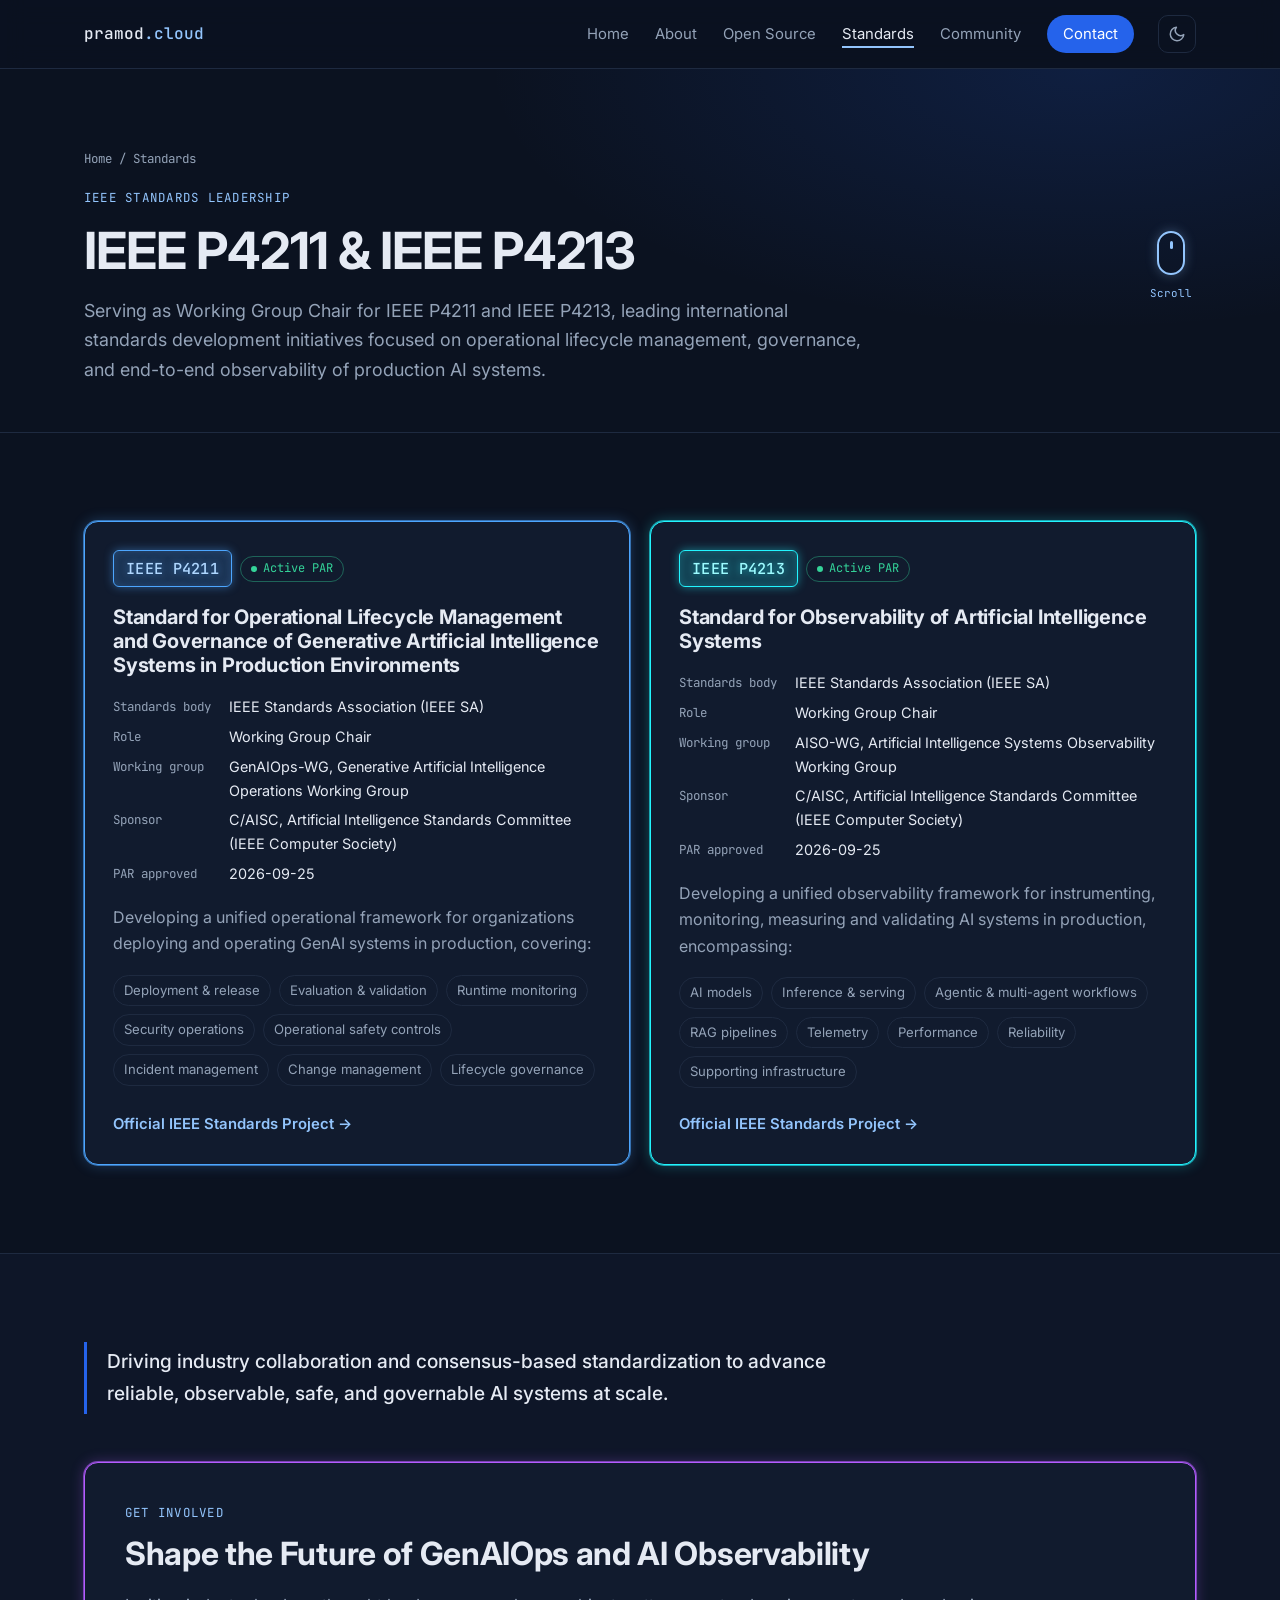
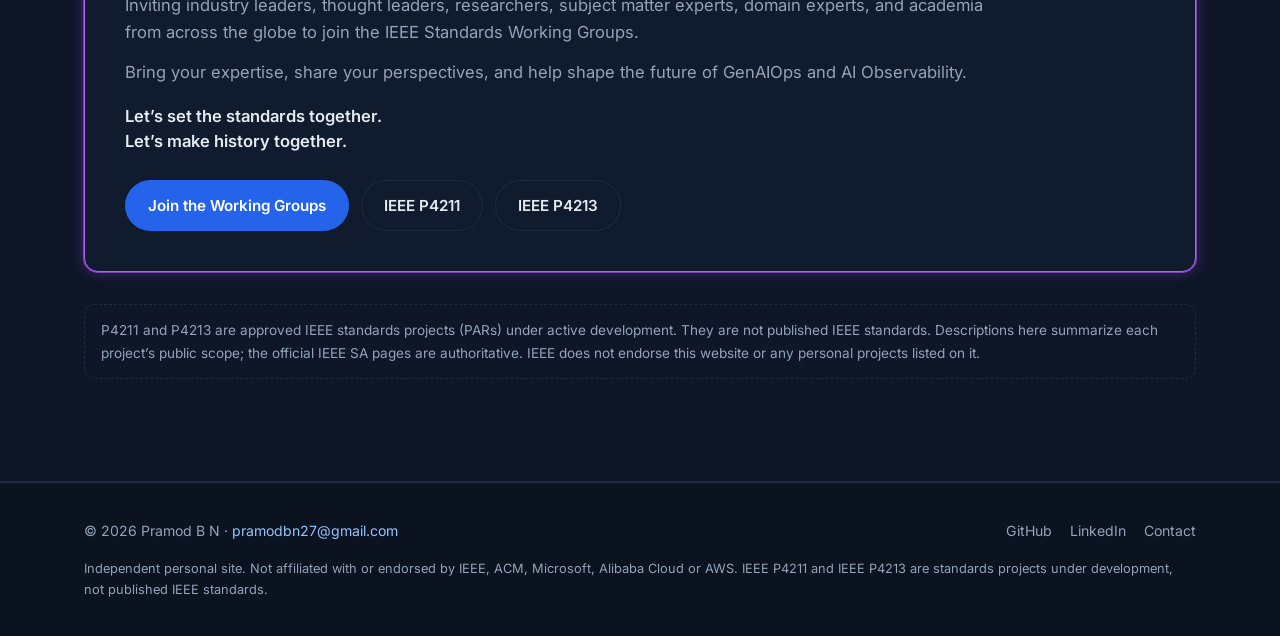
<file: standards/index.html>
<!DOCTYPE html>
<html lang="en">
<head>
  <meta charset="UTF-8">
  <meta name="viewport" content="width=device-width, initial-scale=1.0">
  <title>IEEE Standards — Pramod B N</title>
  <meta name="description" content="Working Group Chair for IEEE P4211 (GenAI operational lifecycle management and governance) and IEEE P4213 (Observability of AI Systems).">
  <link rel="canonical" href="https://pramod.cloud/standards/">
  <meta property="og:type" content="website">
  <meta property="og:site_name" content="pramod.cloud">
  <meta property="og:title" content="IEEE Standards — Pramod B N">
  <meta property="og:description" content="Working Group Chair for IEEE P4211 (GenAI operational lifecycle management and governance) and IEEE P4213 (Observability of AI Systems).">
  <meta property="og:url" content="https://pramod.cloud/standards/">
  <meta property="og:image" content="https://pramod.cloud/assets/img/pramod_pic.jpeg">
  <meta name="twitter:card" content="summary">
  <meta name="theme-color" content="#0b1220">
  <link rel="icon" href="data:image/svg+xml,<svg xmlns='http://www.w3.org/2000/svg' viewBox='0 0 32 32'><rect width='32' height='32' rx='8' fill='%230b1220'/><text x='16' y='22' text-anchor='middle' font-family='monospace' font-size='16' font-weight='700' fill='%2393c5fd'>P</text></svg>">
  <script>try { var t = localStorage.getItem('theme'); if (t) document.documentElement.dataset.theme = t; } catch (e) {}</script>
  <link rel="preconnect" href="https://fonts.googleapis.com">
  <link rel="preconnect" href="https://fonts.gstatic.com" crossorigin>
  <link href="https://fonts.googleapis.com/css2?family=Inter:wght@400;500;600;700&family=JetBrains+Mono:wght@400;500&display=swap" rel="stylesheet">
  <link rel="stylesheet" href="/assets/css/style.css?v=all-page-scroll">
</head>
<body>

  <a class="skip-link" href="#main">Skip to content</a>
  <header class="nav">
    <div class="container nav__inner">
      <a href="/" class="nav__logo">pramod<span>.cloud</span></a>
      <nav id="nav-menu" class="nav__menu" aria-label="Main">
        <a href="/">Home</a>
        <a href="/about/">About</a>
        <a href="/projects/">Open Source</a>
        <a href="/standards/" aria-current="page">Standards</a>
        <a href="/community/">Community</a>
        <a href="/contact/" class="nav__cta">Contact</a>
      </nav>
      <button class="icon-btn theme-toggle" type="button" aria-label="Switch to light theme">
        <svg class="icon icon--moon" viewBox="0 0 24 24" aria-hidden="true"><path d="M21 12.79A9 9 0 1 1 11.21 3 7 7 0 0 0 21 12.79z"/></svg><svg class="icon icon--sun" viewBox="0 0 24 24" aria-hidden="true"><circle cx="12" cy="12" r="5"/><line x1="12" y1="1" x2="12" y2="3"/><line x1="12" y1="21" x2="12" y2="23"/><line x1="4.22" y1="4.22" x2="5.64" y2="5.64"/><line x1="18.36" y1="18.36" x2="19.78" y2="19.78"/><line x1="1" y1="12" x2="3" y2="12"/><line x1="21" y1="12" x2="23" y2="12"/><line x1="4.22" y1="19.78" x2="5.64" y2="18.36"/><line x1="18.36" y1="5.64" x2="19.78" y2="4.22"/></svg>
      </button>
      <button class="icon-btn nav__toggle" type="button" aria-label="Open menu" aria-expanded="false" aria-controls="nav-menu">
        <svg class="icon " viewBox="0 0 24 24" aria-hidden="true"><line x1="3" y1="7" x2="21" y2="7"/><line x1="3" y1="17" x2="21" y2="17"/></svg>
      </button>
    </div>
  </header>

  <main id="main">
    <section class="page-head page-head--scroll">
      <div class="container">
        <p class="crumbs"><a href="/">Home</a> / Standards</p>
        <p class="eyebrow">IEEE Standards leadership</p>
        <h1>IEEE P4211 &amp; IEEE P4213</h1>
        <p class="lead">Serving as Working Group Chair for IEEE P4211 and IEEE P4213, leading international standards development initiatives focused on operational lifecycle management, governance, and end-to-end observability of production AI systems.</p>
        <a class="hero__scroll" href="#standards-projects" aria-label="Scroll down to standards projects">
          <span class="hero__mouse" aria-hidden="true"><span class="hero__mouse-wheel"></span></span>
          <span>Scroll</span>
        </a>
      </div>
    </section>

    <section id="standards-projects" class="section">
      <div class="container cards cards--2">
        <article class="card standard">
          <div class="card__meta"><span class="tag tag--ieee">IEEE P4211</span><span class="status">Active PAR</span></div>
          <h3>Standard for Operational Lifecycle Management and Governance of Generative Artificial Intelligence Systems in Production Environments</h3>
          <dl class="facts">
            <dt>Standards body</dt><dd>IEEE Standards Association (IEEE SA)</dd>
            <dt>Role</dt><dd>Working Group Chair</dd>
            <dt>Working group</dt><dd>GenAIOps-WG, Generative Artificial Intelligence Operations Working Group</dd>
            <dt>Sponsor</dt><dd>C/AISC, Artificial Intelligence Standards Committee (IEEE Computer Society)</dd>
            <dt>PAR approved</dt><dd>2026-09-25</dd>
          </dl>
          <p>
            Developing a unified operational framework for organizations deploying and operating GenAI systems in
            production, covering:
          </p>
          <ul class="chips"><li>Deployment &amp; release</li><li>Evaluation &amp; validation</li><li>Runtime monitoring</li><li>Security operations</li><li>Operational safety controls</li><li>Incident management</li><li>Change management</li><li>Lifecycle governance</li></ul>
          <div class="card__links"><a href="https://standards.ieee.org/ieee/4211/12757/" target="_blank" rel="noopener">Official IEEE Standards Project &rarr;</a></div>
        </article>
        <article class="card standard">
          <div class="card__meta"><span class="tag tag--ieee">IEEE P4213</span><span class="status">Active PAR</span></div>
          <h3>Standard for Observability of Artificial Intelligence Systems</h3>
          <dl class="facts">
            <dt>Standards body</dt><dd>IEEE Standards Association (IEEE SA)</dd>
            <dt>Role</dt><dd>Working Group Chair</dd>
            <dt>Working group</dt><dd>AISO-WG, Artificial Intelligence Systems Observability Working Group</dd>
            <dt>Sponsor</dt><dd>C/AISC, Artificial Intelligence Standards Committee (IEEE Computer Society)</dd>
            <dt>PAR approved</dt><dd>2026-09-25</dd>
          </dl>
          <p>
            Developing a unified observability framework for instrumenting, monitoring, measuring and validating AI systems
            in production, encompassing:
          </p>
          <ul class="chips"><li>AI models</li><li>Inference &amp; serving</li><li>Agentic &amp; multi-agent workflows</li><li>RAG pipelines</li><li>Telemetry</li><li>Performance</li><li>Reliability</li><li>Supporting infrastructure</li></ul>
          <div class="card__links"><a href="https://standards.ieee.org/ieee/4213/12758/" target="_blank" rel="noopener">Official IEEE Standards Project &rarr;</a></div>
        </article>
      </div>
    </section>

    <section class="section section--alt">
      <div class="container">
        <blockquote class="mission" style="margin-top:0">
          Driving industry collaboration and consensus-based standardization to advance reliable,
          observable, safe, and governable AI systems at scale.
        </blockquote>
        <div class="card join">
          <p class="eyebrow">Get involved</p>
          <h2>Shape the Future of GenAIOps and AI Observability</h2>
          <p>
            Inviting industry leaders, thought leaders, researchers, subject matter experts, domain experts, and academia
            from across the globe to join the IEEE Standards Working Groups.
          </p>
          <p>Bring your expertise, share your perspectives, and help shape the future of GenAIOps and AI Observability.</p>
          <p class="join__rally">Let&rsquo;s set the standards together.<br>Let&rsquo;s make history together.</p>
          <div class="hero__actions">
            <a class="btn btn--primary" href="/contact/">Join the Working Groups</a>
            <a class="btn btn--ghost" href="https://standards.ieee.org/ieee/4211/12757/" target="_blank" rel="noopener">IEEE P4211</a>
            <a class="btn btn--ghost" href="https://standards.ieee.org/ieee/4213/12758/" target="_blank" rel="noopener">IEEE P4213</a>
          </div>
        </div>
        <p class="disclaimer">
          P4211 and P4213 are approved IEEE standards projects (PARs) under active development. They are not published IEEE
          standards. Descriptions here summarize each project&rsquo;s public scope; the official IEEE SA pages are authoritative.
          IEEE does not endorse this website or any personal projects listed on it.
        </p>
      </div>
    </section>

  </main>

  <footer class="footer">
    <div class="container footer__inner">
      <p>&copy; <span id="year">2026</span> Pramod B N &middot; <a href="mailto:pramodbn27@gmail.com">pramodbn27@gmail.com</a></p>
      <nav aria-label="Footer">
        <a href="https://github.com/pramodbn27" target="_blank" rel="noopener">GitHub</a>
        <a href="https://www.linkedin.com/in/pramodbn27" target="_blank" rel="noopener">LinkedIn</a>
        <a href="/contact/">Contact</a>
      </nav>
      <p class="footer__note">
        Independent personal site. Not affiliated with or endorsed by IEEE, ACM, Microsoft, Alibaba Cloud or AWS.
        IEEE P4211 and IEEE P4213 are standards projects under development, not published IEEE standards.
      </p>
    </div>
  </footer>

  <script src="/assets/js/main.js?v=scroll-navigation"></script>
</body>
</html>
</file>
<file: assets/css/style.css>
/* Design tokens: dark-first, light via the theme toggle */
:root {
  --bg: #0b1220;
  --bg-alt: #0e1628;
  --surface: #111b2e;
  --surface-2: #16223a;
  --border: #1e2a40;
  --text: #e5eaf3;
  --muted: #94a3b8;
  --accent: #93c5fd;
  --accent-strong: #2563eb;
  --on-accent: #ffffff;
  --ok: #34d399;
  --glow: #22f5ff;
  --neon-1: #4da6ff;
  --neon-2: #22f5ff;
  --neon-3: #b45cff;
  --neon-4: #a6ff1a;
  --neon-5: #ff3df2;
  --neon-6: #19ffc6;
  --radius: 14px;
  --max: 1160px;
  --font: "Inter", system-ui, -apple-system, "Segoe UI", sans-serif;
  --mono: "JetBrains Mono", ui-monospace, monospace;
  color-scheme: dark;
}

:root[data-theme="light"] {
  --bg: #f8fafc;
  --bg-alt: #f1f5f9;
  --surface: #ffffff;
  --surface-2: #f1f5f9;
  --border: #e2e8f0;
  --text: #0f172a;
  --muted: #475569;
  --accent: #2563eb;
  --accent-strong: #2563eb;
  --on-accent: #ffffff;
  --ok: #059669;
  --glow: #00c2d1;
  --neon-1: #2563eb;
  --neon-2: #00b8d4;
  --neon-3: #9333ea;
  --neon-4: #65c400;
  --neon-5: #e11dd0;
  --neon-6: #00c896;
  color-scheme: light;
}

*, *::before, *::after { box-sizing: border-box; }

html { scroll-behavior: smooth; scroll-padding-top: 80px; }

body {
  margin: 0;
  font-family: var(--font);
  font-size: 16px;
  line-height: 1.65;
  color: var(--text);
  background: var(--bg);
  -webkit-font-smoothing: antialiased;
}

img { max-width: 100%; display: block; }
a { color: var(--accent); text-decoration: none; }
a:hover { text-decoration: underline; }
:focus-visible { outline: 2px solid var(--accent); outline-offset: 3px; border-radius: 4px; }
h1, h2, h3 { line-height: 1.2; margin: 0; letter-spacing: -0.01em; }
p { margin: 0 0 1em; }
ul { margin: 0; padding: 0; list-style: none; }
code { font-family: var(--mono); font-size: 0.88em; }

.container { width: 100%; max-width: var(--max); margin: 0 auto; padding: 0 24px; }
.muted { color: var(--muted); }
.skip-link { position: absolute; left: -999px; top: 8px; background: var(--accent-strong); color: var(--on-accent); padding: 8px 14px; border-radius: 8px; z-index: 100; }
.skip-link:focus { left: 8px; }

.eyebrow {
  font-family: var(--mono);
  font-size: 0.78rem;
  letter-spacing: 0.1em;
  text-transform: uppercase;
  color: var(--accent);
  margin: 0 0 12px;
}

.icon { width: 18px; height: 18px; fill: none; stroke: currentColor; stroke-width: 2; stroke-linecap: round; stroke-linejoin: round; flex: none; }

/* Header */
.nav {
  position: sticky;
  top: 0;
  z-index: 20;
  background: color-mix(in srgb, var(--bg) 88%, transparent);
  backdrop-filter: blur(12px);
  border-bottom: 1px solid var(--border);
}
.nav__inner { position: relative; display: flex; align-items: center; gap: 24px; height: 68px; }
.nav__logo { font-family: var(--mono); font-weight: 500; color: var(--text); margin-right: auto; }
.nav__logo span { color: var(--accent); }
.nav__logo:hover { text-decoration: none; }
.nav__menu { display: flex; gap: 26px; align-items: center; }
.nav__menu a { color: var(--muted); font-size: 0.93rem; }
.nav__menu a:hover, .nav__menu a[aria-current="page"] { color: var(--text); text-decoration: none; }
.nav__menu a[aria-current="page"] { box-shadow: 0 2px 0 var(--accent); }
.nav__menu .nav__cta { color: var(--on-accent); background: var(--accent-strong); padding: 7px 16px; border-radius: 999px; box-shadow: none; }
.nav__menu .nav__cta:hover, .nav__menu .nav__cta[aria-current="page"] { color: var(--on-accent); box-shadow: none; }
.icon-btn {
  display: inline-grid;
  place-items: center;
  width: 38px;
  height: 38px;
  border-radius: 10px;
  border: 1px solid var(--border);
  background: transparent;
  color: var(--muted);
  cursor: pointer;
}
.icon-btn:hover { color: var(--text); border-color: var(--muted); }
.theme-toggle .icon--sun { display: none; }
:root[data-theme="light"] .theme-toggle .icon--sun { display: block; }
:root[data-theme="light"] .theme-toggle .icon--moon { display: none; }
.nav__toggle { display: none; }

/* Floating homepage section controls */
.scroll-controls {
  position: fixed;
  right: max(16px, env(safe-area-inset-right));
  bottom: max(24px, env(safe-area-inset-bottom));
  z-index: 15;
  display: grid;
  gap: 10px;
}
.scroll-controls__button {
  display: grid;
  place-items: center;
  width: 42px;
  height: 42px;
  border: 1px solid var(--accent);
  border-radius: 50%;
  color: var(--text);
  background: var(--surface);
  box-shadow: 0 0 10px color-mix(in srgb, var(--accent) 30%, transparent);
  cursor: pointer;
}
.scroll-controls__button:hover:not(:disabled) { background: var(--surface-2); box-shadow: 0 0 16px color-mix(in srgb, var(--accent) 50%, transparent); }
.scroll-controls__button:disabled { opacity: 0.35; cursor: default; box-shadow: none; }

/* Buttons */
.btn {
  display: inline-flex;
  align-items: center;
  gap: 8px;
  padding: 12px 22px;
  border-radius: 999px;
  font-weight: 600;
  font-size: 0.95rem;
  border: 1px solid transparent;
  transition: transform .15s, border-color .15s;
}
.btn:hover { text-decoration: none; transform: translateY(-1px); }
.btn--primary { background: var(--accent-strong); color: var(--on-accent); }
.btn--ghost { border-color: var(--border); color: var(--text); }
.btn--ghost:hover { border-color: var(--muted); }

/* Hero */
.hero {
  padding: 96px 0 72px;
  background:
    radial-gradient(640px 320px at 90% 10%, color-mix(in srgb, var(--accent-strong) 22%, transparent), transparent),
    radial-gradient(520px 280px at 0% 100%, color-mix(in srgb, var(--accent) 10%, transparent), transparent);
}
.hero__grid { display: grid; grid-template-columns: 1.1fr 1fr; gap: 48px; align-items: center; }
.hero__skills { position: relative; min-width: 0; }
.hero__scroll {
  position: absolute;
  left: calc(100% + clamp(28px, (100vw - 1160px) / 4, 120px));
  top: 50%;
  transform: translateY(-50%);
  display: grid;
  justify-items: center;
  gap: 10px;
  padding: 4px;
  color: var(--accent);
  font-family: var(--mono);
  font-size: 0.68rem;
}
.hero__scroll:hover { text-decoration: none; }
.hero__mouse { display: flex; justify-content: center; width: 28px; height: 44px; padding-top: 8px; border: 2px solid var(--accent); border-radius: 18px; box-shadow: 0 0 12px color-mix(in srgb, var(--accent) 30%, transparent); }
.hero__mouse-wheel { width: 3px; height: 8px; border-radius: 999px; background: var(--accent); animation: mouse-scroll 1.8s ease-in-out infinite; }
.hero__scroll:hover .hero__mouse { box-shadow: 0 0 18px color-mix(in srgb, var(--accent) 55%, transparent); }
@keyframes mouse-scroll {
  0%, 100% { transform: translateY(0); opacity: 1; }
  70% { transform: translateY(12px); opacity: 0; }
}
@media (max-width: 1280px) {
  .hero__skills { margin-right: 64px; }
  .hero__scroll { left: calc(100% + 20px); }
}
@media (prefers-reduced-motion: reduce) {
  .hero__mouse-wheel { animation: none; }
}
.hero h1 { font-size: clamp(2.6rem, 6vw, 4.4rem); letter-spacing: -0.01em; text-transform: uppercase; margin-bottom: 14px; }
.hero h1 {
  color: #ffffff;
  text-shadow:
    0 0 6px color-mix(in srgb, var(--neon-2) 60%, transparent),
    0 0 18px color-mix(in srgb, var(--neon-2) 45%, transparent),
    0 0 36px color-mix(in srgb, var(--neon-3) 35%, transparent);
}
:root[data-theme="light"] .hero h1 { color: var(--text); text-shadow: 0 0 14px color-mix(in srgb, var(--neon-2) 35%, transparent); }
.hero__role { font-size: clamp(1.1rem, 2.2vw, 1.4rem); font-weight: 600; margin: 0 0 20px; }
.hero__role-text { display: block; color: var(--text); }
.hero__role-sub { display: block; color: var(--accent); }
.hero__lead { font-size: 1.15rem; color: var(--muted); max-width: 36em; margin: 0 0 32px; }
.hero__actions { display: flex; flex-wrap: wrap; gap: 12px; margin-bottom: 28px; }
.socials { display: flex; flex-wrap: wrap; gap: 10px; }
.socials a { display: inline-flex; align-items: center; gap: 8px; color: var(--muted); font-size: 0.88rem; border: 1px solid var(--border); border-radius: 999px; padding: 6px 12px; }
.socials a:hover { color: var(--text); border-color: var(--muted); text-decoration: none; }
.socials .icon { width: 16px; height: 16px; }

/* Hero skills panel */
.skills-panel {
  padding: 24px;
  border: 1px solid var(--border);
  border-radius: 18px;
  background: color-mix(in srgb, var(--surface) 85%, transparent);
}
.skills-grid { display: grid; grid-template-columns: repeat(3, 1fr); gap: 10px; margin-bottom: 20px; }
.skills-label { font-family: var(--mono); font-size: 0.72rem; letter-spacing: 0.08em; text-transform: uppercase; color: var(--muted); margin: 18px 0 10px; }
.skills-grid li {
  padding: 14px 12px;
  border-radius: 12px;
  border: 1px solid var(--border);
  background: var(--surface-2);
}
.skills-grid strong { display: block; font-size: 0.92rem; line-height: 1.3; letter-spacing: -0.01em; }
.skills-grid span { display: block; margin-top: 2px; font-family: var(--mono); font-size: 0.74rem; line-height: 1.4; color: var(--accent); }

/* Proof strip */
.proof { border-top: 1px solid var(--border); border-bottom: 1px solid var(--border); background: var(--bg-alt); }
.proof__list { display: flex; }
.proof__item { flex: 1 1 0; min-width: 0; padding: 26px 20px; border-left: 1px solid var(--border); }
.proof__item:first-child { border-left: 0; padding-left: 0; }
.proof__item a { color: inherit; }
.proof__item a:hover { text-decoration: none; }
.proof__num { display: block; font-family: var(--mono); font-size: 1.9rem; font-weight: 500; color: var(--text); line-height: 1.1; }
.proof__label { display: block; color: var(--muted); font-size: 0.9rem; margin-top: 4px; }

/* Page header (inner pages) */
.page-head { padding: 80px 0 48px; border-bottom: 1px solid var(--border); background: radial-gradient(600px 260px at 85% 0%, color-mix(in srgb, var(--accent-strong) 16%, transparent), transparent); }
.page-head h1 { font-size: clamp(2.1rem, 5vw, 3.2rem); letter-spacing: -0.02em; margin-bottom: 14px; }
.page-head .lead { font-size: 1.12rem; color: var(--muted); max-width: 44em; margin: 0; }
.page-head--scroll .container { position: relative; }
@media (max-width: 1280px) {
  .page-head--scroll .container { padding-right: 88px; }
  .page-head--scroll .hero__scroll { left: auto; right: 24px; }
}
.crumbs { font-family: var(--mono); font-size: 0.78rem; color: var(--muted); margin-bottom: 18px; }
.crumbs a { color: var(--muted); }

/* Sections */
.section { padding: 88px 0; }
.section--alt { background: var(--bg-alt); border-top: 1px solid var(--border); border-bottom: 1px solid var(--border); }
.section h2 { font-size: clamp(1.6rem, 3.4vw, 2.2rem); margin-bottom: 14px; }
.section__head { display: flex; justify-content: space-between; align-items: end; gap: 24px; flex-wrap: wrap; margin-bottom: 36px; }
.section__head .section__lead { margin-bottom: 0; }
.section__lead { color: var(--muted); font-size: 1.06rem; max-width: 46em; margin: 0 0 36px; }
.more { font-weight: 600; font-size: 0.95rem; white-space: nowrap; }
.prose { max-width: 46em; }
.prose p { color: var(--muted); font-size: 1.04rem; }
.prose .eyebrow { color: var(--accent); font-size: 0.78rem; }
.container.prose { max-width: var(--max); }
.container.prose > * { max-width: 46em; }
.split { display: grid; grid-template-columns: 1fr 1.6fr; gap: 56px; align-items: start; }

/* Cards */
.cards { display: grid; gap: 20px; }
.cards--2 { grid-template-columns: repeat(2, 1fr); }
.cards--3 { grid-template-columns: repeat(3, 1fr); }
.card {
  background: var(--surface);
  border: 1px solid var(--border);
  border-radius: var(--radius);
  padding: 28px;
  display: flex;
  flex-direction: column;
  gap: 14px;
}
.card h3 { font-size: 1.15rem; }
.card p { margin: 0; color: var(--muted); }
.card__links { margin-top: auto; display: flex; flex-wrap: wrap; gap: 8px 20px; padding-top: 6px; }
.card__links a { font-weight: 600; font-size: 0.93rem; }
.card__meta { display: flex; flex-wrap: wrap; gap: 8px; align-items: center; }

.tag {
  font-family: var(--mono);
  font-size: 0.78rem;
  color: var(--accent);
  background: color-mix(in srgb, var(--accent-strong) 14%, transparent);
  padding: 3px 10px;
  border-radius: 6px;
  white-space: nowrap;
}
.status {
  display: inline-flex;
  align-items: center;
  gap: 6px;
  font-family: var(--mono);
  font-size: 0.75rem;
  color: var(--ok);
  border: 1px solid color-mix(in srgb, var(--ok) 40%, transparent);
  padding: 2px 10px;
  border-radius: 999px;
  white-space: nowrap;
}
.status::before { content: ""; width: 6px; height: 6px; border-radius: 50%; background: currentColor; }

.chips { display: flex; flex-wrap: wrap; gap: 8px; }
.chips li {
  font-size: 0.82rem;
  padding: 4px 10px;
  border-radius: 999px;
  border: 1px solid var(--border);
  color: var(--muted);
}
.chips--mono li { font-family: var(--mono); font-size: 0.78rem; }

/* Project cards */
.project-artifacts { margin-top: 8px; border: 1px solid color-mix(in srgb, var(--glow) 55%, var(--border)); border-radius: 10px; background: var(--surface-2); }
.project-artifacts summary { display: flex; align-items: center; gap: 10px; padding: 14px; cursor: pointer; color: var(--text); font-size: 0.9rem; font-weight: 600; list-style: none; }
.project-artifacts summary::-webkit-details-marker { display: none; }
.project-artifacts summary::before { content: "+"; color: var(--glow); font-family: var(--mono); font-size: 1.2rem; }
.project-artifacts[open] summary::before { content: "−"; }
.project-artifacts summary:hover { background: color-mix(in srgb, var(--glow) 8%, transparent); border-radius: 10px; }
.project-artifacts__count { margin-left: auto; color: var(--accent); font-family: var(--mono); font-size: 0.75rem; white-space: nowrap; }
.project-artifacts__body { padding: 0 14px 14px; border-top: 1px solid var(--border); }
.card .project-artifacts__heading { display: flex; flex-wrap: wrap; align-items: baseline; gap: 6px 12px; margin: 18px 0 10px; color: var(--text); font-weight: 600; font-size: 0.9rem; }
.project-artifacts__heading span { font-size: 0.75rem; color: var(--muted); font-weight: 400; }
.project-artifacts__platforms { display: flex; flex-wrap: wrap; gap: 6px; }
.project-artifacts__platforms a, .project-artifacts__downloads a { display: block; padding: 4px 8px; border: 1px solid var(--border); border-radius: 999px; background: var(--surface); }
.project-artifacts__platforms a:hover, .project-artifacts__downloads a:hover { border-color: var(--accent); }
.project-artifacts a { font-size: 0.75rem; overflow-wrap: anywhere; }
.project-artifacts__downloads { display: flex; flex-wrap: wrap; gap: 6px; }
.project-artifacts__downloads > li { max-width: 100%; }
.card.project { align-self: start; padding: 0; gap: 0; overflow: hidden; }
.project__body { padding: 28px; display: flex; flex-direction: column; gap: 14px; flex: 1; }
.project__head { display: flex; justify-content: space-between; align-items: center; gap: 12px; flex-wrap: wrap; }
.project__band {
  padding: 26px 28px;
  border-bottom: 1px solid var(--border);
  background:
    radial-gradient(320px 120px at 100% 0%, color-mix(in srgb, var(--accent-strong) 22%, transparent), transparent),
    var(--surface-2);
}
.project__band h2, .project__band h3 { font-size: 1.6rem; margin: 0; letter-spacing: -0.02em; }
.card .project__downloads { display: flex; align-items: baseline; flex-wrap: wrap; gap: 6px 10px; margin: 16px 0 0; font-size: 0.8rem; }
.project__downloads strong { color: var(--accent); font-family: var(--mono); font-size: 1.2rem; font-weight: 500; font-variant-numeric: tabular-nums; }
.project__downloads-status { padding: 2px 7px; border: 1px solid var(--border); border-radius: 999px; font-size: 0.68rem; }
.project__downloads[data-state="live"] .project__downloads-status { color: var(--accent); border-color: var(--accent); }
.card .project__value { font-size: 1.02rem; color: var(--text); }

.checklist li { padding: 12px 0 12px 30px; border-top: 1px solid var(--border); position: relative; color: var(--muted); }
.checklist li:first-child { border-top: 0; }
.checklist li::before { content: "→"; position: absolute; left: 0; color: var(--accent); font-family: var(--mono); }
.checklist strong { color: var(--text); }

/* Standards */
.standard { gap: 18px; }
.standard h3 { font-size: 1.25rem; }
.facts { display: grid; grid-template-columns: max-content 1fr; gap: 6px 18px; font-size: 0.9rem; margin: 0; }
.facts dt { color: var(--muted); font-family: var(--mono); font-size: 0.78rem; padding-top: 2px; }
.facts dd { margin: 0; }
.mission {
  margin: 40px 0 0;
  padding: 4px 0 4px 20px;
  border-left: 3px solid var(--accent-strong);
  font-size: 1.2rem;
  font-weight: 500;
  max-width: 42em;
}
.disclaimer { font-size: 0.85rem; color: var(--muted); border: 1px dashed var(--border); border-radius: 10px; padding: 14px 16px; margin-top: 32px; }

/* Awards */
.award { flex-direction: row; align-items: center; gap: 20px; }
.award__logo {
  flex: none;
  width: 76px;
  height: 76px;
  border-radius: 16px;
  display: grid;
  place-items: center;
  background: #ffffff;
  border: 1px solid var(--border);
}
.award__logo-svg { width: 44px; height: 44px; }
.award a { font-weight: 600; font-size: 0.93rem; }

/* Community */
.community { display: grid; grid-template-columns: repeat(2, 1fr); gap: 16px; }
.community--home { grid-template-columns: repeat(3, 1fr); }
.community__item {
  display: flex;
  gap: 18px;
  padding: 22px;
  background: var(--surface);
  border: 1px solid var(--border);
  border-radius: var(--radius);
}
.community__item h3 { font-size: 1.08rem; margin-bottom: 4px; }
.community__item p { margin: 0; font-size: 0.93rem; color: var(--muted); }
.community__item .community__role { font-family: var(--mono); font-size: 0.72rem; letter-spacing: 0.05em; text-transform: uppercase; color: var(--accent); margin-bottom: 6px; }
.community__mark {
  flex: none;
  width: 52px;
  height: 52px;
  border-radius: 12px;
  display: grid;
  place-items: center;
  font-family: var(--mono);
  font-size: 0.72rem;
  font-weight: 500;
  color: var(--accent);
  background: color-mix(in srgb, var(--accent-strong) 14%, transparent);
}
.community--home .community__item { padding: 18px; gap: 14px; }
.community--home .community__mark { width: 44px; height: 44px; font-size: 0.66rem; }

/* About */
/* Hexagon portrait with fluorescent frame */
.portrait-frame {
  --hex: polygon(50% 0, 100% 25%, 100% 75%, 50% 100%, 0 75%, 0 25%);
  width: 100%;
  max-width: 320px;
  filter: drop-shadow(0 0 10px color-mix(in srgb, var(--neon-2) 70%, transparent)) drop-shadow(0 0 26px color-mix(in srgb, var(--neon-5) 45%, transparent));
  animation: portrait-glow 4s ease-in-out infinite alternate;
}
.portrait-hex {
  aspect-ratio: 0.866;
  padding: 6px;
  clip-path: var(--hex);
  background: conic-gradient(from 200deg, var(--neon-2), var(--neon-1), var(--neon-3), var(--neon-5), var(--neon-4), var(--neon-6), var(--neon-2));
}
.portrait {
  width: 100%;
  height: 100%;
  object-fit: cover;
  object-position: 50% calc(22% + 20px);
  clip-path: var(--hex);
  background: #ffffff;
}
@keyframes portrait-glow {
  to { filter: drop-shadow(0 0 14px color-mix(in srgb, var(--neon-3) 75%, transparent)) drop-shadow(0 0 34px color-mix(in srgb, var(--neon-2) 50%, transparent)); }
}
@media (prefers-reduced-motion: reduce) { .portrait-frame { animation: none; } }
.edu li { padding: 14px 0; border-top: 1px solid var(--border); }
.edu li:first-child { border-top: 0; }
.edu strong { display: block; }

/* Contact */
.topics { display: grid; grid-template-columns: repeat(auto-fill, minmax(260px, 1fr)); gap: 16px; }
.topic { display: flex; flex-direction: column; gap: 6px; padding: 22px; border: 1px solid var(--border); border-radius: var(--radius); background: var(--surface); color: var(--text); }
.topic strong { font-size: 1.04rem; }
.topic span { color: var(--muted); font-size: 0.92rem; }
.topic em { font-style: normal; color: var(--accent); font-size: 0.88rem; font-weight: 600; margin-top: auto; }
.contact-links { display: grid; grid-template-columns: repeat(3, 1fr); gap: 12px; margin-top: 32px; }
.contact-link { display: flex; align-items: center; gap: 12px; padding: 18px 20px; border: 1px solid var(--border); border-radius: var(--radius); background: var(--surface); color: var(--text); overflow-wrap: anywhere; }
.contact-link small { display: block; font-family: var(--mono); font-size: 0.74rem; color: var(--muted); }

/* CTA band */
.cta { text-align: center; }
.cta h2 { margin-bottom: 12px; }
.cta p { color: var(--muted); max-width: 40em; margin: 0 auto 28px; font-size: 1.06rem; }
.cta .eyebrow { color: var(--accent); font-size: 0.78rem; margin: 0 auto 12px; }
.cta .hero__actions { justify-content: center; margin: 0; }

/* Footer */
.footer { padding: 36px 0; border-top: 1px solid var(--border); font-size: 0.88rem; color: var(--muted); }
.footer__inner { display: flex; justify-content: space-between; flex-wrap: wrap; gap: 16px 32px; }
.footer p { margin: 0; }
.footer nav { display: flex; gap: 18px; flex-wrap: wrap; }
.footer nav a { color: var(--muted); }
.footer__note { width: 100%; font-size: 0.8rem; }

/* Reveal on scroll */
.reveal { opacity: 0; transform: translateY(14px); transition: opacity .6s ease, transform .6s ease; }
.reveal.is-visible { opacity: 1; transform: none; }
@media (prefers-reduced-motion: reduce) {
  html { scroll-behavior: auto; }
  .reveal { opacity: 1; transform: none; transition: none; }
  .btn:hover { transform: none; }
}

/* Responsive */
@media (max-width: 1000px) {
  .proof__list { display: grid; grid-template-columns: repeat(3, 1fr); }
  .proof__item:nth-child(4) { border-left: 0; padding-left: 0; }
  .proof__item:nth-child(n+4) { border-top: 1px solid var(--border); }
  .cards--3, .community--home { grid-template-columns: 1fr 1fr; }
  .hero__grid, .split { grid-template-columns: 1fr; gap: 40px; }
  .contact-links { grid-template-columns: 1fr; }
}

@media (max-width: 860px) {
  .nav__toggle { display: inline-grid; }
  .nav__menu {
    position: absolute;
    top: 68px;
    left: 0;
    right: 0;
    flex-direction: column;
    align-items: stretch;
    gap: 0;
    padding: 8px 16px 16px;
    background: var(--bg);
    border-bottom: 1px solid var(--border);
    display: none;
  }
  .nav__menu.is-open { display: flex; }
  .nav__menu { max-height: calc(100dvh - 68px); overflow-y: auto; }
  .nav__menu a { padding: 13px 0; border-top: 1px solid var(--border); }
  .nav__menu a:first-child { border-top: 0; }
  .nav__menu a[aria-current="page"] { box-shadow: none; color: var(--accent); }
  .nav__menu .nav__cta { margin-top: 10px; text-align: center; padding: 12px; }
}

@media (max-width: 720px) {
  .container { padding: 0 16px; }
  .hero { padding: 56px 0 48px; }
  .page-head { padding: 56px 0 36px; }
  .section { padding: 64px 0; }
  .cards--2, .cards--3, .community, .community--home { grid-template-columns: 1fr; }
  .proof__list { grid-template-columns: 1fr 1fr; }
  .proof__item, .proof__item:nth-child(n) { border-left: 0; padding: 18px 0; border-top: 1px solid var(--border); }
  .proof__item:nth-child(-n+2) { border-top: 0; }
  .card, .project__body { padding: 22px; }
  .skills-panel { padding: 18px; }
  .skills-grid li { padding: 12px 10px; }
  .skills-grid strong { font-size: 0.8rem; }
  .skills-grid span { font-size: 0.68rem; }
  .award { flex-direction: column; align-items: flex-start; }
  .facts { grid-template-columns: 1fr; gap: 2px; }
  .facts dd { margin-bottom: 8px; }
}

/* Certifications */
.certs { display: grid; grid-template-columns: repeat(3, 1fr); gap: 20px; }
.cert {
  display: flex;
  flex-direction: column;
  align-items: center;
  text-align: center;
  gap: 6px;
  padding: 28px 20px 24px;
  border: 1px solid var(--border);
  border-radius: var(--radius);
  background: var(--surface);
}
.cert img { width: 132px; height: 132px; object-fit: contain; margin-bottom: 10px; transition: transform .25s ease; }
.cert:hover img { transform: scale(1.05); }
.cert h3 { font-size: 1rem; line-height: 1.35; }
.cert p { margin: 0; color: var(--muted); font-size: 0.85rem; }
@media (max-width: 1000px) { .certs { grid-template-columns: repeat(2, 1fr); } }
@media (max-width: 480px) { .cert img { width: 104px; height: 104px; } .cert { padding: 22px 14px 20px; } }

.teaching {
  display: grid;
  grid-template-columns: 1.4fr 1fr;
  gap: 32px;
  align-items: center;
  margin-top: 28px;
  padding: 32px;
  border: 1px solid color-mix(in srgb, var(--accent) 35%, var(--border));
  border-radius: var(--radius);
  background:
    radial-gradient(400px 160px at 100% 0%, color-mix(in srgb, var(--accent-strong) 16%, transparent), transparent),
    var(--surface);
}
.teaching h3 { font-size: 1.35rem; margin-bottom: 12px; }
.teaching p:not(.eyebrow) { color: var(--muted); margin: 0; }
.teaching__facts { display: grid; grid-template-columns: 1fr 1fr; gap: 12px; }
.teaching__facts li { padding: 14px 16px; border-radius: 12px; background: var(--surface-2); border: 1px solid var(--border); }
.teaching__facts strong { display: block; font-family: var(--mono); font-size: 1.1rem; font-weight: 500; }
.teaching__facts span { display: block; color: var(--muted); font-size: 0.82rem; line-height: 1.4; }
@media (max-width: 900px) { .teaching { grid-template-columns: 1fr; padding: 22px; } }

/* Fluorescent glow, shared by every box: always on, brighter on hover */
.card, .cert, .community__item, .topic, .contact-link, .skills-grid li, .teaching, .teaching__facts li {
  border-color: var(--glow);
  box-shadow: 0 0 0 1px color-mix(in srgb, var(--glow) 60%, transparent), 0 0 14px color-mix(in srgb, var(--glow) 30%, transparent);
  transition: box-shadow .25s ease, transform .25s ease;
}
.card:hover, .cert:hover, .community__item:hover, .topic:hover, .contact-link:hover,
.skills-grid li:hover, .teaching:hover, .teaching__facts li:hover {
  box-shadow: 0 0 0 1px var(--glow), 0 0 22px color-mix(in srgb, var(--glow) 60%, transparent), 0 0 48px color-mix(in srgb, var(--glow) 30%, transparent);
  transform: translateY(-3px);
  text-decoration: none;
}
.teaching:hover { transform: none; }

/* Neighbouring boxes cycle through the neon palette */
:is(.cards, .community, .topics, .skills-grid, .contact-links, .teaching__facts) > :nth-child(6n+1) { --glow: var(--neon-1); }
:is(.cards, .community, .topics, .skills-grid, .contact-links, .teaching__facts) > :nth-child(6n+2) { --glow: var(--neon-2); }
:is(.cards, .community, .topics, .skills-grid, .contact-links, .teaching__facts) > :nth-child(6n+3) { --glow: var(--neon-3); }
:is(.cards, .community, .topics, .skills-grid, .contact-links, .teaching__facts) > :nth-child(6n+4) { --glow: var(--neon-4); }
:is(.cards, .community, .topics, .skills-grid, .contact-links, .teaching__facts) > :nth-child(6n+5) { --glow: var(--neon-5); }
:is(.cards, .community, .topics, .skills-grid, .contact-links, .teaching__facts) > :nth-child(6n+6) { --glow: var(--neon-6); }

@media (prefers-reduced-motion: reduce) {
  .card, .cert, .community__item, .topic, .contact-link, .skills-grid li, .teaching, .teaching__facts li, .cert img { transition: none; }
  :is(.card, .cert, .community__item, .topic, .contact-link, .skills-grid li, .teaching__facts li):hover,
  .cert:hover img { transform: none; }
}

@media (max-width: 400px) { .skills-grid { grid-template-columns: 1fr 1fr; } }
.card .project__role { margin: 8px 0 0; font-family: var(--mono); font-size: 0.74rem; letter-spacing: 0.06em; text-transform: uppercase; color: var(--accent); }

/* IEEE identification without the IEEE logo */
.tag--ieee {
  font-size: 0.95rem;
  font-weight: 500;
  padding: 5px 12px;
  letter-spacing: 0.02em;
  color: color-mix(in srgb, var(--glow) 45%, #ffffff);
  background: color-mix(in srgb, var(--glow) 18%, transparent);
  border: 1px solid var(--glow);
  box-shadow: 0 0 10px color-mix(in srgb, var(--glow) 45%, transparent), inset 0 0 8px color-mix(in srgb, var(--glow) 18%, transparent);
  text-shadow: 0 0 8px color-mix(in srgb, var(--glow) 60%, transparent);
}
:root[data-theme="light"] .tag--ieee { color: var(--glow); text-shadow: none; }
.card .ieee-line { font-size: 0.88rem; margin-top: auto; padding-top: 4px; }
.card .ieee-line a { font-weight: 600; }

/* Mentoring & judging */
.cards--4 { grid-template-columns: repeat(auto-fit, minmax(190px, 1fr)); }
.mentor { gap: 6px; }
.card .mentor__role { font-family: var(--mono); font-size: 0.72rem; letter-spacing: 0.06em; text-transform: uppercase; color: var(--glow); margin-bottom: 6px; }

/* Highlight speaking and conference roles */
:is(#speaking, #conference-leadership) .mentor__role {
  align-self: flex-start;
  max-width: 100%;
  padding: 7px 12px;
  border: 1px solid var(--glow);
  border-radius: 8px;
  background: color-mix(in srgb, var(--glow) 16%, var(--surface));
  color: var(--text);
  font-size: 0.82rem;
  font-weight: 700;
  line-height: 1.5;
}
.mentor h3 { font-size: 1.2rem; }
@media (max-width: 720px) { .cards--4 { grid-template-columns: 1fr; } }

/* Project gallery */
.gallery { align-items: stretch; }
.card.shot { padding: 0; gap: 0; overflow: hidden; }
.shot__thumb {
  position: relative;
  display: block;
  width: 100%;
  padding: 0;
  border: 0;
  border-bottom: 1px solid var(--border);
  background: #0a0f1a;
  cursor: zoom-in;
  aspect-ratio: 16 / 10;
  overflow: hidden;
}
.shot__thumb img { width: 100%; height: 100%; object-fit: cover; object-position: top center; transition: transform .35s ease; }
.shot__thumb:hover img, .shot__thumb:focus-visible img { transform: scale(1.04); }
.shot__count {
  position: absolute;
  right: 10px;
  bottom: 10px;
  font-family: var(--mono);
  font-size: 0.72rem;
  color: #e5eaf3;
  background: rgba(11, 18, 32, 0.85);
  border: 1px solid var(--glow);
  padding: 3px 9px;
  border-radius: 999px;
}
.shot__body { padding: 22px; display: flex; flex-direction: column; gap: 12px; flex: 1; }
.shot__body h3 { font-size: 1.12rem; }
.shot__body p { font-size: 0.92rem; }

/* Diagram viewer */
.lightbox {
  width: min(1400px, 96vw);
  max-height: 94vh;
  padding: 0;
  border: 1px solid var(--border);
  border-radius: 16px;
  background: #070c16;
  color: #e5eaf3;
  overflow: hidden;
}
.lightbox::backdrop { background: rgba(3, 6, 12, 0.85); backdrop-filter: blur(4px); }
.lightbox__bar { display: flex; align-items: center; gap: 14px; padding: 12px 16px; border-bottom: 1px solid #1e2a40; }
.lightbox__title { margin: 0; font-weight: 600; margin-right: auto; }
.lightbox__pos { font-family: var(--mono); font-size: 0.8rem; color: #94a3b8; }
.lightbox .icon-btn { color: #e5eaf3; border-color: #1e2a40; font-size: 1.1rem; }
.lightbox__stage { position: relative; display: grid; place-items: center; padding: 12px; max-height: calc(94vh - 64px); }
.lightbox__img { max-width: 100%; max-height: calc(94vh - 90px); object-fit: contain; border-radius: 8px; background: #fff; }
.lightbox__nav { position: absolute; top: 50%; transform: translateY(-50%); background: rgba(11, 18, 32, 0.85); }
.lightbox__prev { left: 16px; }
.lightbox__next { right: 16px; }
.lightbox[data-single] .lightbox__nav, .lightbox[data-single] .lightbox__pos { display: none; }

/* Standards call to action */
.card.join { margin-top: 48px; padding: 40px; gap: 12px; --glow: var(--neon-3); }
.card.join h2 { font-size: clamp(1.5rem, 3vw, 2rem); margin-bottom: 6px; }
.card.join p { font-size: 1.04rem; max-width: 52em; }
.card.join .eyebrow { font-size: 0.78rem; color: var(--accent); }
.card .join__rally { color: var(--text); font-size: 1.2rem; font-weight: 600; line-height: 1.5; margin: 6px 0 14px; }
.card.join .hero__actions { margin: 0; }
.card.join:hover { transform: none; }
@media (max-width: 720px) { .card.join { padding: 24px; } }
.mentor__link {
  align-self: flex-start;
  margin-top: auto;
  padding: 6px 16px;
  border: 1px solid var(--glow);
  border-radius: 999px;
  font-weight: 600;
  font-size: 0.88rem;
  color: var(--text);
  background: color-mix(in srgb, var(--glow) 14%, transparent);
  box-shadow: 0 0 10px color-mix(in srgb, var(--glow) 35%, transparent);
  transition: background .2s ease, box-shadow .2s ease;
}
.mentor__link:hover { text-decoration: none; background: color-mix(in srgb, var(--glow) 28%, transparent); box-shadow: 0 0 16px color-mix(in srgb, var(--glow) 55%, transparent); }
</file>
